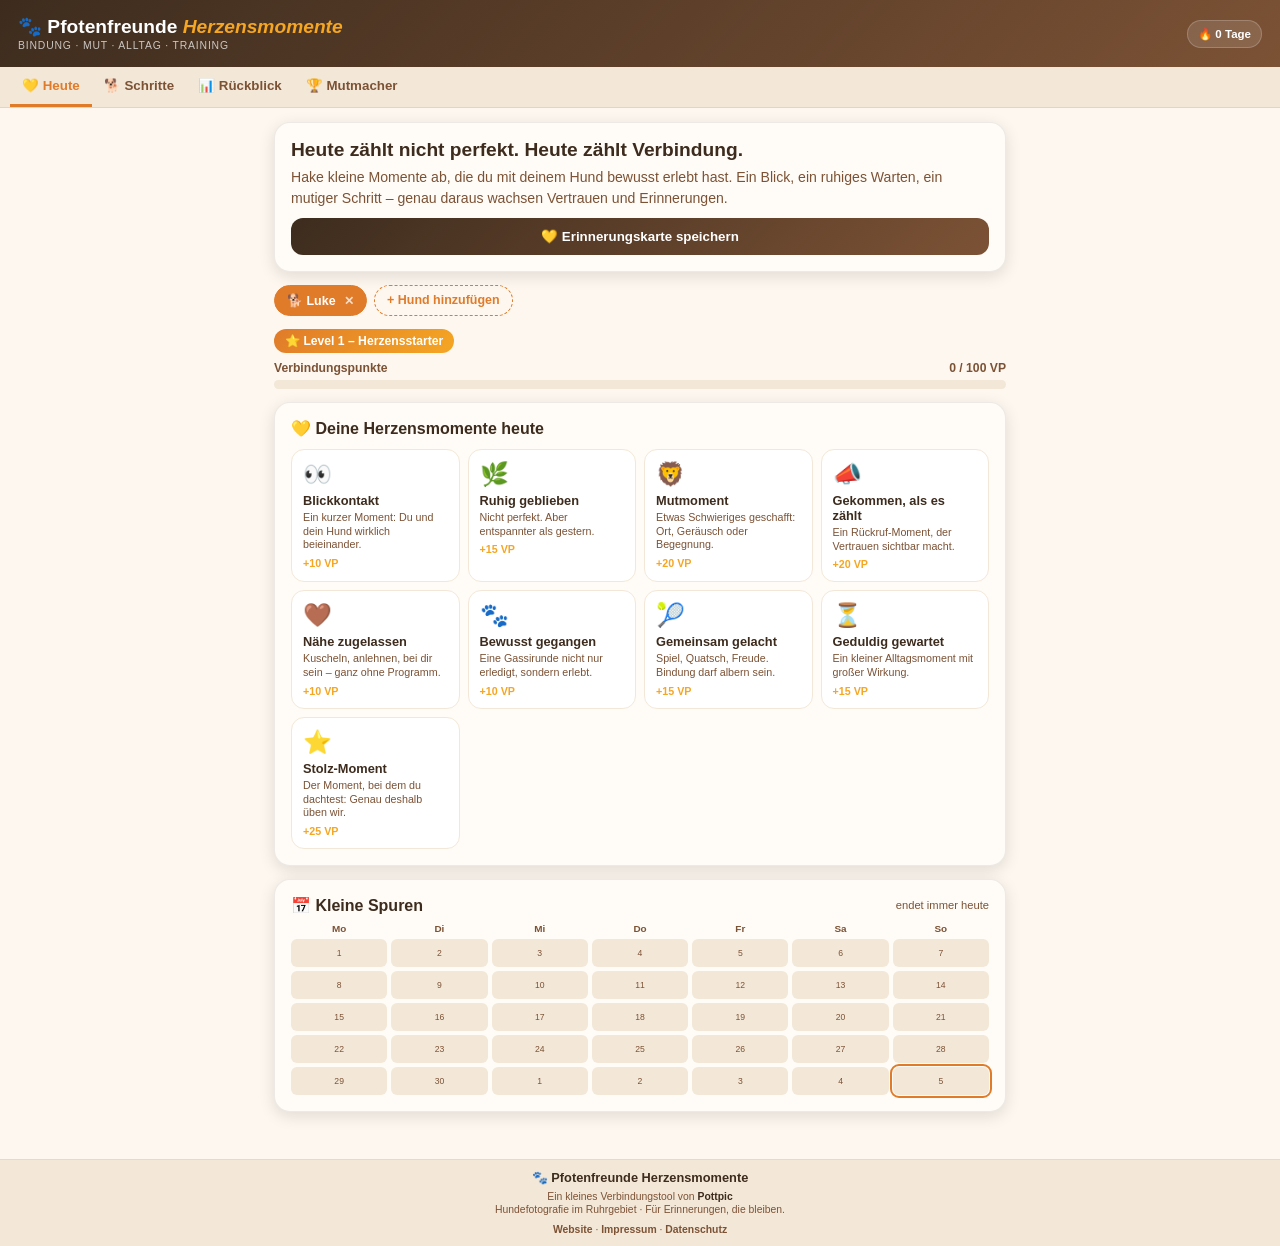
<file: index.html>
<!DOCTYPE html>
<html lang="de">
<head>
<meta charset="UTF-8">
<meta name="viewport" content="width=device-width, initial-scale=1.0">
<title>Pfotenfreunde – Herzensmoment-Tracker</title>
<style>
:root{--ink:#1a120b;--bark:#3d2c1e;--wood:#7c5235;--amber:#e07b2a;--gold:#f5a623;--sage:#6b8f71;--cream:#fdf7ef;--warm:#f3e8d8;--paper:#fffcf7;--shadow:rgba(26,18,11,.12);--r:16px}*{box-sizing:border-box;margin:0;padding:0}body{font-family:Arial,sans-serif;background:var(--cream);color:var(--ink);min-height:100vh}.site-header{background:linear-gradient(135deg,var(--bark),var(--wood));color:white;padding:16px 18px;display:flex;justify-content:space-between;align-items:center;gap:10px;position:sticky;top:0;z-index:10}.site-header h1{font-size:1.2rem;line-height:1.1}.site-header em{color:var(--gold);font-style:italic}.header-sub{font-size:.65rem;opacity:.72;text-transform:uppercase;letter-spacing:.08em;margin-top:3px}.streak-badge{background:rgba(255,255,255,.12);border:1px solid rgba(255,255,255,.2);border-radius:999px;padding:6px 10px;font-size:.72rem;font-weight:bold;white-space:nowrap}.tabs{display:flex;overflow-x:auto;background:var(--warm);border-bottom:1px solid rgba(0,0,0,.08);padding:0 10px}.tab-btn{border:none;background:none;padding:11px 12px;color:var(--wood);font-weight:bold;cursor:pointer;white-space:nowrap;border-bottom:3px solid transparent}.tab-btn.active{color:var(--amber);border-bottom-color:var(--amber)}.page{display:none;padding:14px;max-width:760px;margin:0 auto}.page.active{display:block}.hero,.card{background:var(--paper);border:1px solid rgba(0,0,0,.07);border-radius:var(--r);box-shadow:0 4px 16px var(--shadow);padding:16px;margin-bottom:13px}.hero h2{color:var(--bark);font-size:1.2rem;margin-bottom:6px}.hero p{color:var(--wood);line-height:1.45;font-size:.88rem}.card-title{color:var(--bark);font-size:1rem;font-weight:bold;margin-bottom:11px}.dog-bar{display:flex;gap:7px;flex-wrap:wrap;margin-bottom:13px}.dog-chip,.btn-add-dog{border-radius:999px;padding:7px 12px;font-size:.78rem;font-weight:bold;cursor:pointer}.dog-chip{background:white;border:1.5px solid var(--warm);color:var(--wood)}.dog-chip.active{background:var(--amber);border-color:var(--amber);color:white}.remove-dog{margin-left:5px;opacity:.75}.btn-add-dog{border:1.5px dashed var(--amber);color:var(--amber);background:transparent}.xp-bar-wrap{margin-bottom:13px}.level-badge{display:inline-block;background:linear-gradient(135deg,var(--amber),var(--gold));color:white;border-radius:999px;padding:5px 11px;font-size:.76rem;font-weight:bold;margin-bottom:8px}.xp-bar-header{display:flex;justify-content:space-between;color:var(--wood);font-size:.76rem;font-weight:bold;margin-bottom:5px}.xp-bar-bg{height:9px;border-radius:999px;background:var(--warm);overflow:hidden}.xp-bar-fill{height:100%;width:0%;background:linear-gradient(90deg,var(--amber),var(--gold));border-radius:999px;transition:.3s}.cat-grid{display:grid;grid-template-columns:repeat(auto-fill,minmax(140px,1fr));gap:8px}.cat-card{background:white;border:1.5px solid var(--warm);border-radius:13px;padding:11px;min-height:108px;cursor:pointer;position:relative}.cat-card.done{background:rgba(107,143,113,.08);border-color:var(--sage)}.cat-icon{font-size:1.45rem;margin-bottom:5px}.cat-name{color:var(--bark);font-weight:800;font-size:.8rem}.cat-desc{color:var(--wood);font-size:.67rem;line-height:1.28;margin-top:3px}.cat-count{color:var(--gold);font-size:.67rem;font-weight:800;margin-top:5px}.check-mark{display:none;position:absolute;top:8px;right:8px;width:19px;height:19px;background:var(--sage);color:white;border-radius:50%;align-items:center;justify-content:center;font-size:.68rem;font-weight:bold}.cat-card.done .check-mark{display:flex}.calendar-head{display:flex;align-items:center;justify-content:space-between;gap:8px;margin-bottom:8px}.calendar-note{color:var(--wood);font-size:.7rem}.heatmap-labels{display:grid;grid-template-columns:repeat(7,1fr);gap:4px;margin-bottom:5px}.heatmap-label{text-align:center;font-size:.62rem;color:var(--wood);font-weight:bold}.heatmap{display:grid;grid-template-columns:repeat(7,1fr);gap:4px}.heatmap-day{height:28px;border-radius:6px;background:var(--warm);display:flex;align-items:center;justify-content:center;font-size:.54rem;color:var(--wood);position:relative}.heat1{background:rgba(224,123,42,.25)}.heat2{background:rgba(224,123,42,.48)}.heat3{background:rgba(224,123,42,.72);color:white}.heat4{background:var(--amber);color:white}.today{outline:2px solid var(--amber);outline-offset:1px;animation:pulseToday 1.6s infinite}@keyframes pulseToday{0%{box-shadow:0 0 0 rgba(224,123,42,0)}50%{box-shadow:0 0 12px rgba(224,123,42,.45)}100%{box-shadow:0 0 0 rgba(224,123,42,0)}}.task-list{list-style:none;display:flex;flex-direction:column;gap:7px}.task-item{display:flex;align-items:center;gap:9px;background:white;border:1.5px solid var(--warm);border-radius:11px;padding:9px 10px;cursor:pointer}.task-item.done{opacity:.62}.task-item.done .task-label{text-decoration:line-through}.task-check{width:20px;height:20px;border:2px solid var(--warm);border-radius:6px;display:flex;align-items:center;justify-content:center;flex-shrink:0;font-size:.68rem}.task-item.done .task-check{background:var(--sage);border-color:var(--sage);color:white}.task-label{flex:1;font-size:.84rem}.task-xp{font-size:.68rem;color:var(--gold);font-weight:bold}.task-del{color:#aaa;padding:2px 4px}.add-task-row{display:flex;gap:7px;flex-wrap:wrap;margin-top:11px}.add-task-input{flex:1;min-width:145px;border:1.5px solid var(--warm);border-radius:9px;padding:9px 10px}.xp-select,.btn-add-task{border-radius:9px;padding:9px 10px}.xp-select{border:1.5px solid var(--warm);background:white}.btn-add-task{border:none;background:var(--amber);color:white;font-weight:bold}.save-btn{width:100%;margin-top:10px;padding:11px 14px;border:none;border-radius:12px;background:linear-gradient(135deg,var(--bark),var(--wood));color:white;font-weight:bold;cursor:pointer}.stats-row{display:grid;grid-template-columns:repeat(auto-fill,minmax(105px,1fr));gap:8px;margin-bottom:13px}.stat-tile{background:white;border:1.5px solid var(--warm);border-radius:13px;padding:12px;text-align:center}.stat-num{color:var(--amber);font-size:1.55rem;font-weight:bold}.stat-lbl{color:var(--wood);font-size:.63rem;font-weight:bold;text-transform:uppercase;letter-spacing:.05em}.achievements-grid{display:grid;grid-template-columns:repeat(auto-fill,minmax(125px,1fr));gap:8px}.ach-card{background:white;border:1.5px solid var(--warm);border-radius:13px;padding:12px;text-align:center}.ach-card.unlocked{border-color:var(--gold);background:rgba(245,166,35,.08)}.ach-icon{font-size:1.65rem;filter:grayscale(1) opacity(.35);margin-bottom:4px}.ach-card.unlocked .ach-icon{filter:none}.ach-name{color:var(--bark);font-size:.73rem;font-weight:bold}.ach-desc,.ach-lock{color:var(--wood);font-size:.64rem;margin-top:3px}.toast{position:fixed;bottom:18px;left:50%;transform:translateX(-50%) translateY(70px);background:var(--bark);color:white;padding:10px 15px;border-radius:999px;font-weight:bold;font-size:.78rem;opacity:0;transition:.25s;z-index:99}.toast.show{transform:translateX(-50%) translateY(0);opacity:1}.modal-bg{display:none;position:fixed;inset:0;background:rgba(0,0,0,.45);z-index:50;align-items:center;justify-content:center;padding:20px}.modal-bg.open{display:flex}.modal{background:var(--paper);border-radius:18px;padding:20px;max-width:330px;width:100%}.modal h3{margin-bottom:10px}.modal input{width:100%;padding:10px;border:1.5px solid var(--warm);border-radius:9px;margin-bottom:10px}.modal-btns{display:flex;justify-content:flex-end;gap:8px}.btn-cancel,.btn-confirm{padding:8px 13px;border-radius:9px;font-weight:bold}.btn-cancel{background:white;border:1.5px solid var(--warm);color:var(--wood)}.btn-confirm{background:var(--amber);color:white;border:none}.brand-footer{margin-top:20px;padding:10px 8px;text-align:center;background:#f3e8d8;border-top:1px solid rgba(0,0,0,.06);color:#7c5235;font-size:.65rem;line-height:1.3}.brand-footer strong{color:#3d2c1e}.brand-footer .brand-title{font-size:.8rem;font-weight:bold;color:#3d2c1e;margin-bottom:3px}.brand-footer a{color:#7c5235;font-weight:bold;text-decoration:none}.brand-footer .links{margin-top:6px}@media(max-width:520px){.site-header h1{font-size:1.02rem}.header-sub{font-size:.56rem}.streak-badge{font-size:.66rem}.cat-grid{grid-template-columns:repeat(2,1fr)}.heatmap-day{height:26px;font-size:.5rem}}
</style>
</head>
<body>
<header class="site-header"><div><h1>🐾 Pfotenfreunde <em>Herzensmomente</em></h1><div class="header-sub">Bindung · Mut · Alltag · Training</div></div><div class="streak-badge">🔥 <span id="streakNum">0</span> Tage</div></header>
<div class="tabs"><button class="tab-btn active" onclick="showTab('training',this)">💛 Heute</button><button class="tab-btn" onclick="showTab('tasks',this)">🐕 Schritte</button><button class="tab-btn" onclick="showTab('stats',this)">📊 Rückblick</button><button class="tab-btn" onclick="showTab('achievements',this)">🏆 Mutmacher</button></div>
<div class="page active" id="tab-training"><div class="hero"><h2>Heute zählt nicht perfekt. Heute zählt Verbindung.</h2><p>Hake kleine Momente ab, die du mit deinem Hund bewusst erlebt hast. Ein Blick, ein ruhiges Warten, ein mutiger Schritt – genau daraus wachsen Vertrauen und Erinnerungen.</p><button class="save-btn" onclick="saveMomentCard()">💛 Erinnerungskarte speichern</button></div><div class="dog-bar" id="dogBar"></div><div class="xp-bar-wrap"><div class="level-badge" id="levelBadge">⭐ Level 1 – Herzensstarter</div><div class="xp-bar-header"><span>Verbindungspunkte</span><span id="xpDisplay">0 / 100 VP</span></div><div class="xp-bar-bg"><div class="xp-bar-fill" id="xpFill"></div></div></div><div class="card"><div class="card-title">💛 Deine Herzensmomente heute</div><div class="cat-grid" id="catGrid"></div></div><div class="card"><div class="calendar-head"><div class="card-title" style="margin-bottom:0;">📅 Kleine Spuren</div><div class="calendar-note">endet immer heute</div></div><div class="heatmap-labels"><div class="heatmap-label">Mo</div><div class="heatmap-label">Di</div><div class="heatmap-label">Mi</div><div class="heatmap-label">Do</div><div class="heatmap-label">Fr</div><div class="heatmap-label">Sa</div><div class="heatmap-label">So</div></div><div class="heatmap" id="heatmap"></div></div></div>
<div class="page" id="tab-tasks"><div class="hero"><h2>Kleine Schritte sind auch Schritte.</h2><p>Hier sammelst du Mini-Aufgaben, die euch im Alltag näher zusammenbringen. Nicht für Druck. Für Dranbleiben.</p></div><div class="dog-bar" id="dogBar2"></div><div class="card"><div class="card-title">🌞 Tägliche Verbindung</div><ul class="task-list" id="dailyList"></ul><div class="add-task-row"><input class="add-task-input" id="dailyInput" placeholder="z. B. 3 Minuten bewusst kuscheln…" onkeydown="if(event.key==='Enter')addTask('daily')"><select class="xp-select" id="dailyXp"><option value="5">+5 VP</option><option value="10" selected>+10 VP</option><option value="20">+20 VP</option></select><button class="btn-add-task" onclick="addTask('daily')">+ Hinzufügen</button></div></div><div class="card"><div class="card-title">📌 Besondere Momente</div><ul class="task-list" id="extraList"></ul><div class="add-task-row"><input class="add-task-input" id="extraInput" placeholder="z. B. neuen Ort entspannt erkundet…" onkeydown="if(event.key==='Enter')addTask('extra')"><select class="xp-select" id="extraXp"><option value="5">+5 VP</option><option value="10" selected>+10 VP</option><option value="20">+20 VP</option><option value="50">+50 VP</option></select><button class="btn-add-task" onclick="addTask('extra')">+ Hinzufügen</button></div></div></div>
<div class="page" id="tab-stats"><div class="stats-row" id="statsRow"></div><div class="card"><div class="card-title">📊 Welche Verbindung wächst gerade?</div><div id="catStats"></div></div><div class="card"><div class="card-title">📅 Deine letzten 7 Tage</div><div id="weekStats"></div></div></div>
<div class="page" id="tab-achievements"><div class="hero"><h2>Mutmacher statt Medaillenstress.</h2><p>Diese Erfolge erinnern dich daran: Ihr müsst nicht perfekt funktionieren. Ihr dürft zusammen wachsen.</p></div><div class="card"><div class="card-title">🏆 Eure kleinen Siege</div><div class="achievements-grid" id="achGrid"></div></div></div>
<div class="modal-bg" id="modalBg"><div class="modal"><h3>🐕 Hund hinzufügen</h3><input type="text" id="dogNameInput" placeholder="Name deines Hundes…" maxlength="20" onkeydown="if(event.key==='Enter')confirmAddDog()"><div class="modal-btns"><button class="btn-cancel" onclick="closeModal()">Abbrechen</button><button class="btn-confirm" onclick="confirmAddDog()">Hinzufügen</button></div></div></div><div class="toast" id="toast"></div>
<footer class="brand-footer"><div class="brand-title">🐾 Pfotenfreunde Herzensmomente</div><div>Ein kleines Verbindungstool von <strong>Pottpic</strong></div><div>Hundefotografie im Ruhrgebiet · Für Erinnerungen, die bleiben.</div><div class="links"><a href="https://www.pottpic.de" target="_blank">Website</a> · <a href="https://www.pottpic.de/about/" target="_blank">Impressum</a> · <a href="https://www.pottpic.de/j/privacy" target="_blank">Datenschutz</a></div></footer>
<script>
const CATEGORIES=[{id:'blick',name:'Blickkontakt',icon:'👀',color:'#e07b2a',xp:10,desc:'Ein kurzer Moment: Du und dein Hund wirklich beieinander.'},{id:'ruhe',name:'Ruhig geblieben',icon:'🌿',color:'#6b8f71',xp:15,desc:'Nicht perfekt. Aber entspannter als gestern.'},{id:'mut',name:'Mutmoment',icon:'🦁',color:'#c96b6b',xp:20,desc:'Etwas Schwieriges geschafft: Ort, Geräusch oder Begegnung.'},{id:'ruf',name:'Gekommen, als es zählt',icon:'📣',color:'#e74c3c',xp:20,desc:'Ein Rückruf-Moment, der Vertrauen sichtbar macht.'},{id:'naehe',name:'Nähe zugelassen',icon:'🤎',color:'#7c5235',xp:10,desc:'Kuscheln, anlehnen, bei dir sein – ganz ohne Programm.'},{id:'spazier',name:'Bewusst gegangen',icon:'🐾',color:'#4a6741',xp:10,desc:'Eine Gassirunde nicht nur erledigt, sondern erlebt.'},{id:'spiel',name:'Gemeinsam gelacht',icon:'🎾',color:'#f5a623',xp:15,desc:'Spiel, Quatsch, Freude. Bindung darf albern sein.'},{id:'warten',name:'Geduldig gewartet',icon:'⏳',color:'#6d91b8',xp:15,desc:'Ein kleiner Alltagsmoment mit großer Wirkung.'},{id:'stolz',name:'Stolz-Moment',icon:'⭐',color:'#9b59b6',xp:25,desc:'Der Moment, bei dem du dachtest: Genau deshalb üben wir.'}];
const LEVELS=[{lvl:1,name:'Herzensstarter',min:0},{lvl:2,name:'Vertrauensbauer',min:100},{lvl:3,name:'Alltagsheld',min:250},{lvl:4,name:'Bindungsprofi',min:500},{lvl:5,name:'Pfotenfreund-Star',min:1000}];
const ACHIEVEMENTS=[{id:'first_train',icon:'🌟',name:'Erster Herzensmoment',desc:'Den ersten Moment bewusst gesammelt',cond:s=>s.totalSessions>=1},{id:'streak3',icon:'🔥',name:'3 Tage verbunden',desc:'3 Tage in Folge kleine Schritte gemacht',cond:s=>s.streak>=3},{id:'streak7',icon:'🏅',name:'Eine Woche Teamgefühl',desc:'7 Tage drangeblieben',cond:s=>s.streak>=7},{id:'xp100',icon:'💛',name:'100 Verbindungspunkte',desc:'100 VP gesammelt',cond:s=>s.xp>=100},{id:'xp500',icon:'🌠',name:'500 Verbindungspunkte',desc:'500 VP gesammelt',cond:s=>s.xp>=500},{id:'allcats',icon:'🎓',name:'Rundum verbunden',desc:'Alle Herzensmomente einmal erlebt',cond:s=>s.catsUsed>=CATEGORIES.length},{id:'tasks10',icon:'✅',name:'Kleinschritt-König:in',desc:'10 Aufgaben abgehakt',cond:s=>s.tasksDone>=10},{id:'dog2',icon:'🐕‍🦺',name:'Mehrpfoten-Haushalt',desc:'2 Hunde angelegt',cond:s=>s.dogs>=2}];
function loadState(){try{return JSON.parse(localStorage.getItem('pfotenHerzensTrackerFinal')||'null')}catch(e){return null}}function saveState(){localStorage.setItem('pfotenHerzensTrackerFinal',JSON.stringify(state))}let state=loadState()||{dogs:['Luke'],activeDog:'Luke',data:{'Luke':{xp:0,streak:0,lastActiveDate:null,totalSessions:0,tasksDone:0,catsUsed:0,unlockedAch:[],trainLog:{},tasks:{daily:[{id:1,label:'Einen Moment bewusst anschauen',xp:10,done:false},{id:2,label:'Eine kleine Sache loben',xp:10,done:false},{id:3,label:'Eine Gassirunde ohne Handy-Hektik erleben',xp:20,done:false}],extra:[]},lastDailyReset:null}}};
function dog(){return state.data[state.activeDog]}function today(){const d=new Date();return `${d.getFullYear()}-${String(d.getMonth()+1).padStart(2,'0')}-${String(d.getDate()).padStart(2,'0')}`}function safe(s){return String(s).replace(/[&<>"']/g,m=>({'&':'&amp;','<':'&lt;','>':'&gt;','"':'&quot;',"'":'&#039;'}[m]))}function showToast(msg){const t=document.getElementById('toast');t.innerHTML=msg;t.classList.add('show');setTimeout(()=>t.classList.remove('show'),2200)}function showTab(id,btn){document.querySelectorAll('.page').forEach(p=>p.classList.remove('active'));document.querySelectorAll('.tab-btn').forEach(b=>b.classList.remove('active'));document.getElementById('tab-'+id).classList.add('active');btn.classList.add('active');renderAll()}function openAddDog(){document.getElementById('dogNameInput').value='';document.getElementById('modalBg').classList.add('open');setTimeout(()=>document.getElementById('dogNameInput').focus(),100)}function closeModal(){document.getElementById('modalBg').classList.remove('open')}function confirmAddDog(){const name=document.getElementById('dogNameInput').value.trim();if(!name)return;if(state.dogs.includes(name)){showToast('❗ Hund ist schon dabei');return}state.dogs.push(name);state.data[name]={xp:0,streak:0,lastActiveDate:null,totalSessions:0,tasksDone:0,catsUsed:0,unlockedAch:[],trainLog:{},tasks:{daily:[],extra:[]},lastDailyReset:null};state.activeDog=name;saveState();closeModal();renderAll();showToast('🐕 '+safe(name)+' ist jetzt dabei!')}function selectDog(name){state.activeDog=name;saveState();renderAll()}function removeDog(name,e){e.stopPropagation();if(state.dogs.length===1){showToast('❗ Einer muss bleiben');return}state.dogs=state.dogs.filter(d=>d!==name);delete state.data[name];if(state.activeDog===name)state.activeDog=state.dogs[0];saveState();renderAll()}
function renderDogBars(){['dogBar','dogBar2'].forEach(bid=>{const bar=document.getElementById(bid);if(!bar)return;bar.innerHTML=state.dogs.map(d=>`<div class="dog-chip ${d===state.activeDog?'active':''}" onclick="selectDog('${safe(d)}')">🐕 ${safe(d)} <span class="remove-dog" onclick="removeDog('${safe(d)}',event)">✕</span></div>`).join('')+`<button class="btn-add-dog" onclick="openAddDog()">+ Hund hinzufügen</button>`})}function markActiveDay(){const d=dog(),td=today();if(d.lastActiveDate===td)return;const y=new Date();y.setDate(y.getDate()-1);const yStr=`${y.getFullYear()}-${String(y.getMonth()+1).padStart(2,'0')}-${String(y.getDate()).padStart(2,'0')}`;d.streak=(d.lastActiveDate===yStr)?d.streak+1:1;d.lastActiveDate=td;saveState()}function getLevel(xp){let lv=LEVELS[0];for(const l of LEVELS){if(xp>=l.min)lv=l}return lv}function getNextLevel(xp){for(const l of LEVELS){if(l.min>xp)return l}return null}function renderXP(){const d=dog(),lv=getLevel(d.xp),next=getNextLevel(d.xp);document.getElementById('levelBadge').textContent=`⭐ Level ${lv.lvl} – ${lv.name}`;if(next){const pct=((d.xp-lv.min)/(next.min-lv.min)*100).toFixed(1);document.getElementById('xpDisplay').textContent=`${d.xp} / ${next.min} VP`;document.getElementById('xpFill').style.width=pct+'%'}else{document.getElementById('xpDisplay').textContent=`${d.xp} VP – MAX!`;document.getElementById('xpFill').style.width='100%'}}function checkDailyReset(){const d=dog(),td=today();if(d.lastDailyReset===td)return;if(!d.tasks)d.tasks={daily:[],extra:[]};if(!d.tasks.daily)d.tasks.daily=[];if(!d.tasks.extra)d.tasks.extra=[];d.tasks.daily.forEach(t=>t.done=false);d.lastDailyReset=td;if(!d.trainLog[td])d.trainLog[td]=[];saveState()}
function renderCategories(){const d=dog(),td=today(),todayLog=d.trainLog[td]||[];document.getElementById('catGrid').innerHTML=CATEGORIES.map(c=>{const done=todayLog.includes(c.id);return `<div class="cat-card ${done?'done':''}" onclick="toggleCat('${c.id}')"><div class="check-mark">✓</div><div class="cat-icon">${c.icon}</div><div class="cat-name">${c.name}</div><div class="cat-desc">${c.desc}</div><div class="cat-count">+${c.xp} VP</div></div>`}).join('')}function toggleCat(id){const d=dog(),td=today();if(!d.trainLog[td])d.trainLog[td]=[];const log=d.trainLog[td],cat=CATEGORIES.find(c=>c.id===id);if(log.includes(id)){d.trainLog[td]=log.filter(x=>x!==id);d.xp=Math.max(0,d.xp-cat.xp);showToast(`❌ ${cat.name} zurückgenommen`)}else{log.push(id);d.xp+=cat.xp;d.totalSessions++;d.catsUsed=new Set(Object.values(d.trainLog).flat()).size;markActiveDay();showToast(`💛 ${cat.name} – +${cat.xp} VP`)}checkAchievements();saveState();renderAll()}function renderHeatmap(){const d=dog(),hm=document.getElementById('heatmap'),totalCells=35,now=new Date(),start=new Date(now);start.setDate(now.getDate()-(totalCells-1));let html='';for(let i=0;i<totalCells;i++){const dt=new Date(start);dt.setDate(start.getDate()+i);const key=`${dt.getFullYear()}-${String(dt.getMonth()+1).padStart(2,'0')}-${String(dt.getDate()).padStart(2,'0')}`;const count=(d.trainLog[key]||[]).length;const heat=count===0?'':count===1?'heat1':count<=3?'heat2':count<=5?'heat3':'heat4';html+=`<div class="heatmap-day ${heat} ${key===today()?'today':''}" title="${key}: ${count} Herzensmomente">${dt.getDate()}</div>`}hm.innerHTML=html}
function addTask(type){const input=document.getElementById(type==='daily'?'dailyInput':'extraInput'),xpEl=document.getElementById(type==='daily'?'dailyXp':'extraXp'),label=input.value.trim();if(!label)return;dog().tasks[type].push({id:Date.now(),label,xp:parseInt(xpEl.value),done:false});input.value='';saveState();renderTasks()}function toggleTask(type,id){const d=dog(),t=d.tasks[type].find(x=>x.id===id);if(!t)return;t.done=!t.done;if(t.done){d.xp+=t.xp;d.tasksDone++;markActiveDay();showToast(`💛 +${t.xp} VP`);checkAchievements()}else{d.xp=Math.max(0,d.xp-t.xp)}saveState();renderAll()}function deleteTask(type,id,e){e.stopPropagation();dog().tasks[type]=dog().tasks[type].filter(t=>t.id!==id);saveState();renderTasks()}function renderTasks(){['daily','extra'].forEach(type=>{const list=document.getElementById(type+'List'),tasks=dog().tasks[type];if(!tasks.length){list.innerHTML=`<li style="font-size:.82rem;color:#7c5235;padding:10px;text-align:center;opacity:.65">Noch leer – trag einen kleinen Moment ein.</li>`;return}list.innerHTML=tasks.map(t=>`<li class="task-item ${t.done?'done':''}" onclick="toggleTask('${type}',${t.id})"><div class="task-check">${t.done?'✓':''}</div><span class="task-label">${safe(t.label)}</span><span class="task-xp">+${t.xp} VP</span><span class="task-del" onclick="deleteTask('${type}',${t.id},event)">🗑</span></li>`).join('')})}
function renderStats(){const d=dog(),allLogs=Object.values(d.trainLog).flat();document.getElementById('statsRow').innerHTML=[{num:d.xp,lbl:'Verbindungspunkte'},{num:d.streak,lbl:'Tage verbunden'},{num:d.totalSessions,lbl:'Momente'},{num:d.tasksDone,lbl:'Schritte'},{num:Object.keys(d.trainLog).filter(k=>(d.trainLog[k]||[]).length>0).length,lbl:'Aktive Tage'}].map(s=>`<div class="stat-tile"><div class="stat-num">${s.num}</div><div class="stat-lbl">${s.lbl}</div></div>`).join('');document.getElementById('catStats').innerHTML=CATEGORIES.map(c=>{const cnt=allLogs.filter(x=>x===c.id).length,pct=allLogs.length?(cnt/allLogs.length*100).toFixed(0):0;return `<div style="display:flex;align-items:center;gap:9px;margin-bottom:9px"><span style="font-size:1.15rem;width:24px;text-align:center">${c.icon}</span><div style="flex:1"><div style="display:flex;justify-content:space-between;font-size:.78rem;font-weight:700;color:#3d2c1e;margin-bottom:3px"><span>${c.name}</span><span>${cnt}×</span></div><div style="height:7px;background:#f3e8d8;border-radius:999px;overflow:hidden"><div style="height:100%;width:${pct}%;background:${c.color};border-radius:999px"></div></div></div></div>`}).join('');const days7=[],names=['Mo','Di','Mi','Do','Fr','Sa','So'];for(let i=6;i>=0;i--){const dt=new Date();dt.setDate(dt.getDate()-i);const key=`${dt.getFullYear()}-${String(dt.getMonth()+1).padStart(2,'0')}-${String(dt.getDate()).padStart(2,'0')}`;days7.push({label:names[(dt.getDay()+6)%7],cnt:(d.trainLog[key]||[]).length})}const max=Math.max(...days7.map(x=>x.cnt),1);document.getElementById('weekStats').innerHTML=`<div style="display:flex;gap:8px;align-items:flex-end;height:82px;margin-top:8px">`+days7.map(x=>`<div style="flex:1;display:flex;flex-direction:column;align-items:center;gap:4px"><div style="flex:1;width:100%;display:flex;align-items:flex-end"><div style="width:100%;height:${Math.max(x.cnt/max*100,3)}%;background:#e07b2a;border-radius:6px 6px 0 0;min-height:${x.cnt?'8px':'3px'};opacity:${x.cnt?1:.25}"></div></div><div style="font-size:.68rem;font-weight:700;color:#7c5235">${x.label}</div></div>`).join('')+`</div>`}
function checkAchievements(){const d=dog(),stats={xp:d.xp,streak:d.streak,totalSessions:d.totalSessions,tasksDone:d.tasksDone,catsUsed:d.catsUsed,dogs:state.dogs.length};ACHIEVEMENTS.forEach(a=>{if(!d.unlockedAch.includes(a.id)&&a.cond(stats)){d.unlockedAch.push(a.id);showToast(`🏆 ${a.name}`)}})}function renderAchievements(){const d=dog();document.getElementById('achGrid').innerHTML=ACHIEVEMENTS.map(a=>{const unlocked=d.unlockedAch.includes(a.id);return `<div class="ach-card ${unlocked?'unlocked':''}"><div class="ach-icon">${a.icon}</div><div class="ach-name">${a.name}</div><div class="ach-desc">${a.desc}</div>${!unlocked?`<div class="ach-lock">🔒 Noch nicht</div>`:''}</div>`}).join('')}
function saveMomentCard(){const d=dog();const canvas=document.createElement('canvas');canvas.width=1080;canvas.height=1350;const ctx=canvas.getContext('2d');ctx.fillStyle='#fdf7ef';ctx.fillRect(0,0,canvas.width,canvas.height);ctx.fillStyle='#f3e8d8';roundRect(ctx,70,70,940,1210,42);ctx.fill();ctx.fillStyle='#3d2c1e';ctx.textAlign='center';ctx.font='bold 58px Arial';ctx.fillText('🐾 Herzensmoment',540,175);ctx.font='bold 52px Arial';ctx.fillText(state.activeDog,540,270);ctx.font='96px Arial';ctx.fillText('💛',540,400);ctx.fillStyle='#7c5235';ctx.font='36px Arial';ctx.fillText('Heute zählt nicht perfekt.',540,515);ctx.fillText('Heute zählt Verbindung.',540,570);ctx.font='32px Arial';ctx.fillText('🔥 '+d.streak+' Tage verbunden',540,720);ctx.fillText('⭐ '+d.xp+' Verbindungspunkte',540,775);ctx.fillText('📅 '+new Date().toLocaleDateString('de-DE'),540,830);const todayLog=d.trainLog[today()]||[];const names=todayLog.map(id=>{const c=CATEGORIES.find(x=>x.id===id);return c?c.name:''}).filter(Boolean).slice(0,4);ctx.fillStyle='#3d2c1e';ctx.font='bold 30px Arial';ctx.fillText('Heute bewusst erlebt:',540,930);ctx.fillStyle='#7c5235';ctx.font='28px Arial';if(names.length){names.forEach((n,i)=>ctx.fillText('• '+n,540,985+(i*40)))}else{ctx.fillText('Noch kein Moment abgehakt – aber du kannst jederzeit starten.',540,985)}ctx.fillStyle='#e07b2a';ctx.font='bold 34px Arial';ctx.fillText('Pottpic',540,1165);ctx.fillStyle='#7c5235';ctx.font='25px Arial';ctx.fillText('Hundefotografie im Ruhrgebiet',540,1205);ctx.fillText('Für Erinnerungen, die bleiben.',540,1240);const link=document.createElement('a');link.download='herzensmoment-'+state.activeDog+'.png';link.href=canvas.toDataURL('image/png');link.click();showToast('💛 Erinnerungskarte gespeichert')}
function roundRect(ctx,x,y,w,h,r){ctx.beginPath();ctx.moveTo(x+r,y);ctx.lineTo(x+w-r,y);ctx.quadraticCurveTo(x+w,y,x+w,y+r);ctx.lineTo(x+w,y+h-r);ctx.quadraticCurveTo(x+w,y+h,x+w-r,y+h);ctx.lineTo(x+r,y+h);ctx.quadraticCurveTo(x,y+h,x,y+h-r);ctx.lineTo(x,y+r);ctx.quadraticCurveTo(x,y,x+r,y);ctx.closePath()}function renderAll(){checkDailyReset();renderDogBars();renderCategories();renderXP();renderHeatmap();renderTasks();renderStats();renderAchievements();document.getElementById('streakNum').textContent=dog().streak}renderAll();setInterval(renderAll,60000);
</script>
</body>
</html>
</file>
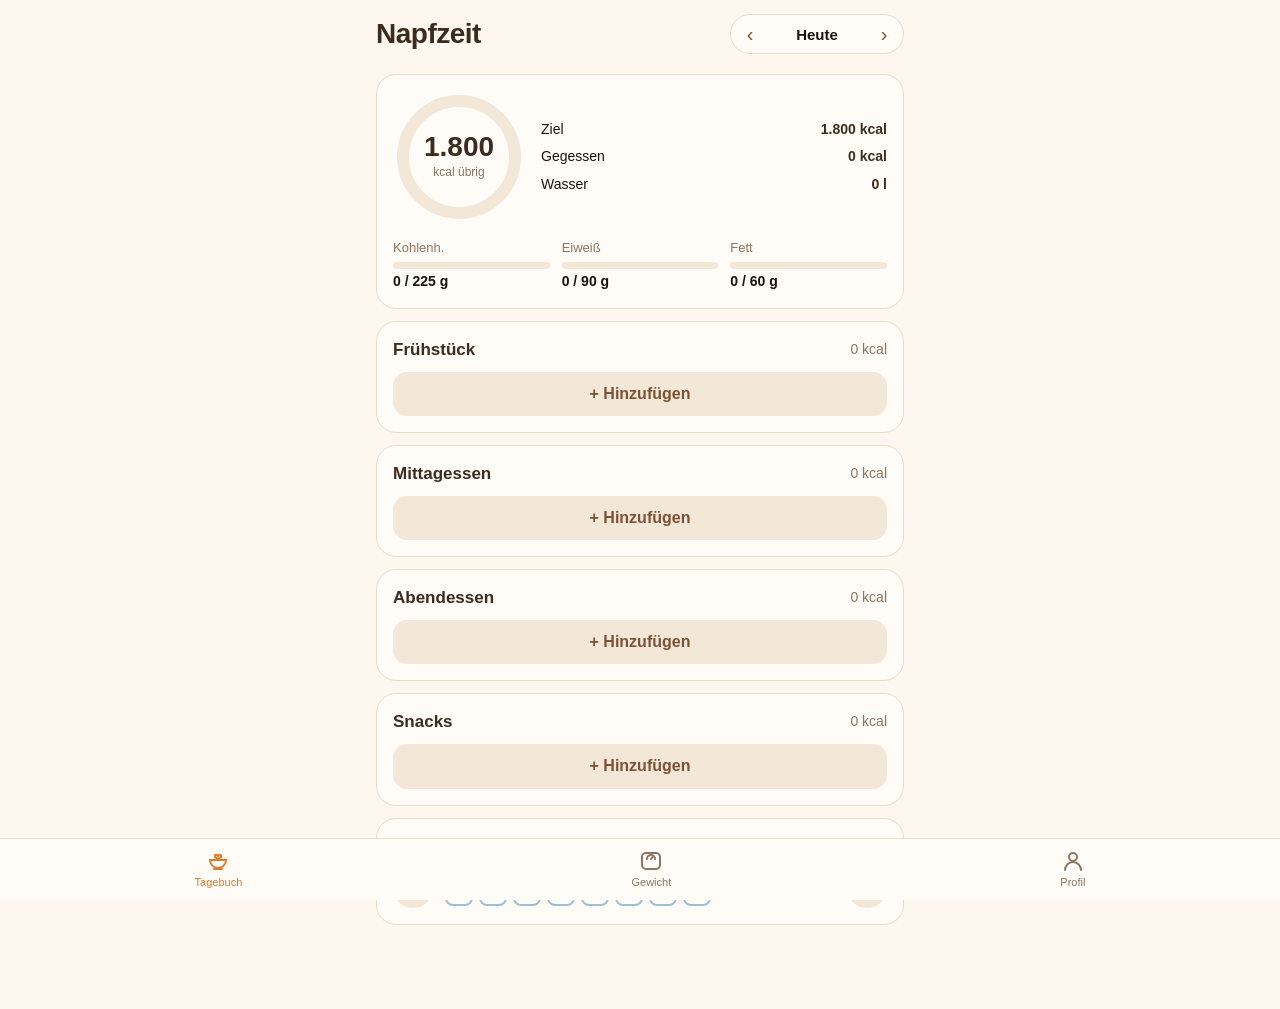
<file: napfzeit/index.html>
<!doctype html>
<html lang="de">
<head>
<meta charset="utf-8">
<meta name="viewport" content="width=device-width, initial-scale=1, viewport-fit=cover, maximum-scale=1">
<title>Napfzeit</title>
<meta name="description" content="Monis Kalorien-, Gewichts- und Wasser-Tracker">
<meta name="theme-color" content="#e07b2a">
<meta name="apple-mobile-web-app-capable" content="yes">
<meta name="mobile-web-app-capable" content="yes">
<meta name="apple-mobile-web-app-status-bar-style" content="default">
<meta name="apple-mobile-web-app-title" content="Napfzeit">
<link rel="apple-touch-icon" href="icons/icon-180.png">
<link rel="icon" href="icons/icon-192.png">
<link rel="manifest" href="manifest.webmanifest">
<style>
:root{
  --ink:#1a120b; --bark:#3d2c1e; --wood:#7c5235; --amber:#e07b2a; --gold:#f5a623;
  --sage:#6b8f71; --sky:#4a90b8; --rose:#c8553d;
  --cream:#fdf7ef; --warm:#f3e8d8; --paper:#fffcf7; --line:#eadcc8; --muted:#8a7562;
  --carb:#f5a623; --prot:#6b8f71; --fat:#c8553d;
  --safe-b:env(safe-area-inset-bottom,0px); --safe-t:env(safe-area-inset-top,0px);
}
@media (prefers-color-scheme: dark){
  :root{
    --ink:#f6ece0; --bark:#e9dccb; --wood:#cfae8e; --muted:#a99583;
    --cream:#17110c; --warm:#2a2018; --paper:#211912; --line:#3a2d22;
  }
}
*{box-sizing:border-box;-webkit-tap-highlight-color:transparent}
html,body{margin:0;background:var(--cream);color:var(--ink);
  font:16px/1.4 -apple-system,BlinkMacSystemFont,"SF Pro Text","Segoe UI",Roboto,sans-serif;
  -webkit-text-size-adjust:100%}
body{padding-top:var(--safe-t);padding-bottom:calc(72px + var(--safe-b));min-height:100vh}
button,input,select{font:inherit;color:inherit}
button{cursor:pointer;border:0;background:none}
h1,h2,h3{margin:0;color:var(--bark)}
.wrap{max-width:560px;margin:0 auto;padding:0 16px}
.hide{display:none!important}

/* Kopf */
.top{display:flex;align-items:center;justify-content:space-between;padding:14px 0 8px}
.top h1{font-size:28px;letter-spacing:-.5px}
.datenav{display:flex;align-items:center;gap:4px;background:var(--paper);border:1px solid var(--line);border-radius:999px;padding:2px}
.datenav button{width:34px;height:34px;border-radius:50%;font-size:20px;color:var(--wood)}
.datenav span{min-width:92px;text-align:center;font-weight:600;font-size:15px}

/* Karten */
.card{background:var(--paper);border:1px solid var(--line);border-radius:20px;padding:16px;margin:12px 0}
.muted{color:var(--muted);font-size:14px}

/* Übersicht */
.summary{display:flex;align-items:center;gap:16px}
.ring{position:relative;width:132px;height:132px;flex:none}
.ring svg{transform:rotate(-90deg)}
.ring .mid{position:absolute;inset:0;display:flex;flex-direction:column;align-items:center;justify-content:center;text-align:center}
.ring .big{font-size:28px;font-weight:700;color:var(--bark);line-height:1}
.ring .lbl{font-size:12px;color:var(--muted);margin-top:3px}
.sumside{flex:1;display:grid;gap:8px}
.kv{display:flex;justify-content:space-between;font-size:14px}
.kv b{color:var(--bark)}
.macros{display:grid;grid-template-columns:repeat(3,1fr);gap:12px;margin-top:16px}
.macro .n{font-size:13px;color:var(--muted)}
.macro .v{font-size:14px;font-weight:600}
.bar{height:7px;border-radius:9px;background:var(--warm);overflow:hidden;margin:5px 0 3px}
.bar i{display:block;height:100%;border-radius:9px;transition:width .3s}

/* Mahlzeiten */
.meal h3{font-size:17px;display:flex;justify-content:space-between;align-items:center}
.meal h3 small{font-weight:500;color:var(--muted);font-size:14px}
.entry{display:flex;align-items:center;gap:10px;padding:10px 0;border-top:1px solid var(--line)}
.entry:first-of-type{margin-top:8px}
.entry .t{flex:1;min-width:0}
.entry .t div{white-space:nowrap;overflow:hidden;text-overflow:ellipsis}
.entry .t small{color:var(--muted);font-size:13px}
.entry .k{font-weight:600;font-size:15px;white-space:nowrap}
.del{width:30px;height:30px;border-radius:50%;color:var(--muted);font-size:18px}
.addbtn{margin-top:10px;width:100%;padding:11px;border-radius:14px;background:var(--warm);color:var(--wood);font-weight:600}

/* Wasser */
.water{display:flex;align-items:center;gap:12px}
.glasses{display:flex;flex-wrap:wrap;gap:6px;flex:1}
.glass{width:28px;height:36px;border:2px solid var(--sky);border-radius:4px 4px 8px 8px;position:relative;overflow:hidden;opacity:.55}
.glass.full{opacity:1}
.glass.full::after{content:"";position:absolute;left:0;right:0;bottom:0;height:75%;background:var(--sky);opacity:.8}
.round{width:40px;height:40px;border-radius:50%;background:var(--warm);font-size:22px;font-weight:600;color:var(--sky);flex:none}

/* Formulare */
label.f{display:block;margin:10px 0}
label.f span{display:block;font-size:13px;color:var(--muted);margin-bottom:4px}
input[type=text],input[type=number],input[type=search],input[type=date],select{
  width:100%;padding:12px 14px;border-radius:14px;border:1px solid var(--line);background:var(--cream);font-size:16px;appearance:none;-webkit-appearance:none}
.row{display:flex;gap:10px}
.row>*{flex:1}
.btn{display:block;width:100%;padding:14px;border-radius:16px;background:var(--amber);color:#fff;font-weight:700;font-size:16px;margin-top:12px}
.btn.ghost{background:var(--warm);color:var(--wood)}
.seg{display:flex;background:var(--warm);border-radius:12px;padding:3px;gap:3px}
.seg button{flex:1;padding:8px 4px;border-radius:9px;font-size:14px;color:var(--wood)}
.seg button.on{background:var(--paper);color:var(--bark);font-weight:600;box-shadow:0 1px 3px rgba(0,0,0,.08)}

/* Tabbar */
nav.tabs{position:fixed;left:0;right:0;bottom:0;background:var(--paper);border-top:1px solid var(--line);
  display:flex;justify-content:space-around;padding:6px 0 calc(6px + var(--safe-b));z-index:10}
nav.tabs button{display:flex;flex-direction:column;align-items:center;gap:2px;font-size:11px;color:var(--muted);padding:4px 18px}
nav.tabs button svg{width:24px;height:24px}
nav.tabs button.on{color:var(--amber)}

/* Sheet */
.sheetbg{position:fixed;inset:0;background:rgba(20,12,5,.45);z-index:20;opacity:0;pointer-events:none;transition:opacity .2s}
.sheetbg.open{opacity:1;pointer-events:auto}
.sheet{position:fixed;left:0;right:0;bottom:0;max-width:600px;margin:0 auto;height:calc(100% - 40px - var(--safe-t));
  background:var(--cream);border-radius:22px 22px 0 0;z-index:21;transform:translateY(105%);transition:transform .28s cubic-bezier(.2,.8,.2,1);
  display:flex;flex-direction:column;visibility:hidden}
.sheet.open{transform:none;visibility:visible}
.sheet .sh{display:flex;align-items:center;justify-content:space-between;padding:14px 16px 8px}
.sheet .sh h2{font-size:19px}
.sheet .x{width:34px;height:34px;border-radius:50%;background:var(--warm);font-size:18px;color:var(--wood)}
.sheet .sb{flex:1;overflow-y:auto;padding:0 16px calc(24px + var(--safe-b));-webkit-overflow-scrolling:touch}
.search{display:flex;gap:8px;margin:6px 0 10px}
.search input{flex:1}
.scan{width:48px;flex:none;border-radius:14px;background:var(--amber);color:#fff;display:flex;align-items:center;justify-content:center}
.food{display:flex;align-items:center;gap:10px;padding:12px 4px;border-bottom:1px solid var(--line);width:100%;text-align:left}
.food .t{flex:1;min-width:0}
.food .t div{font-weight:500;white-space:nowrap;overflow:hidden;text-overflow:ellipsis}
.food .t small{color:var(--muted);font-size:13px}
.food .k{font-size:14px;color:var(--wood);white-space:nowrap}
.food .plus{width:30px;height:30px;border-radius:50%;background:var(--warm);color:var(--amber);font-size:20px;font-weight:700;display:flex;align-items:center;justify-content:center;flex:none}
.empty{text-align:center;color:var(--muted);padding:28px 10px;font-size:15px}
.chips{display:flex;gap:8px;flex-wrap:wrap;margin:8px 0}
.chip{padding:7px 12px;border-radius:999px;background:var(--warm);color:var(--wood);font-size:14px}
.chip.on{background:var(--amber);color:#fff}
.nutri{display:grid;grid-template-columns:repeat(4,1fr);gap:8px;text-align:center;margin:12px 0}
.nutri div{background:var(--paper);border:1px solid var(--line);border-radius:14px;padding:10px 4px}
.nutri b{display:block;font-size:18px;color:var(--bark)}
.nutri small{font-size:12px;color:var(--muted)}

/* Scanner */
.scanner{position:fixed;inset:0;background:#000;z-index:40;display:flex;flex-direction:column}
.scanner video{flex:1;width:100%;object-fit:cover}
.scanner .frame{position:absolute;left:12%;right:12%;top:38%;height:22%;border:3px solid var(--gold);border-radius:16px;box-shadow:0 0 0 9999px rgba(0,0,0,.35)}
.scanner .bar2{position:absolute;left:0;right:0;bottom:0;padding:16px 16px calc(16px + var(--safe-b));text-align:center;color:#fff}
.scanner .bar2 button{margin-top:10px;padding:12px 28px;border-radius:999px;background:rgba(255,255,255,.18);color:#fff;font-weight:600}

/* Gewicht */
.chart{width:100%;height:190px;display:block}
.wlist .entry:first-of-type{margin-top:4px}
.toast{position:fixed;left:50%;bottom:calc(86px + var(--safe-b));transform:translateX(-50%) translateY(20px);background:var(--bark);color:var(--cream);
  padding:10px 18px;border-radius:999px;font-size:14px;opacity:0;transition:.25s;z-index:50;pointer-events:none;white-space:nowrap}
.toast.show{opacity:1;transform:translateX(-50%)}
.hint{font-size:13px;color:var(--muted);margin-top:8px}
</style>
</head>
<body>

<div class="wrap">
  <!-- TAGEBUCH -->
  <section id="v-diary">
    <div class="top">
      <h1>Napfzeit</h1>
      <div class="datenav">
        <button id="dPrev" aria-label="Tag zurück">‹</button>
        <span id="dLabel">Heute</span>
        <button id="dNext" aria-label="Tag vor">›</button>
      </div>
    </div>

    <div class="card">
      <div class="summary">
        <div class="ring">
          <svg width="132" height="132" viewBox="0 0 132 132">
            <circle cx="66" cy="66" r="56" fill="none" stroke="var(--warm)" stroke-width="12"/>
            <circle id="ringArc" cx="66" cy="66" r="56" fill="none" stroke="var(--amber)" stroke-width="12" stroke-linecap="round" stroke-dasharray="351.86" stroke-dashoffset="351.86" style="transition:stroke-dashoffset .4s"/>
          </svg>
          <div class="mid"><div class="big" id="kLeft">0</div><div class="lbl" id="kLeftLbl">kcal übrig</div></div>
        </div>
        <div class="sumside">
          <div class="kv"><span>Ziel</span><b id="kGoal">0</b></div>
          <div class="kv"><span>Gegessen</span><b id="kEaten">0</b></div>
          <div class="kv"><span>Wasser</span><b id="wSum">0 l</b></div>
        </div>
      </div>
      <div class="macros" id="macros"></div>
    </div>

    <div id="meals"></div>

    <div class="card">
      <h3 style="font-size:17px;margin-bottom:10px;display:flex;justify-content:space-between">Wasser <small class="muted" id="wText"></small></h3>
      <div class="water">
        <button class="round" id="wMinus" aria-label="Glas weniger">−</button>
        <div class="glasses" id="glasses"></div>
        <button class="round" id="wPlus" aria-label="Glas mehr">+</button>
      </div>
    </div>
  </section>

  <!-- GEWICHT -->
  <section id="v-weight" class="hide">
    <div class="top"><h1>Gewicht</h1></div>
    <div class="card">
      <div class="row" style="align-items:flex-end">
        <label class="f"><span>Datum</span><input type="date" id="wDate"></label>
        <label class="f"><span>Gewicht (kg)</span><input type="number" id="wKg" inputmode="decimal" step="0.1" placeholder="z. B. 68,4"></label>
      </div>
      <button class="btn" id="wSave">Eintragen</button>
    </div>
    <div class="card">
      <div class="kv" style="margin-bottom:6px"><span>Verlauf</span><b id="wDelta"></b></div>
      <svg class="chart" id="wChart" viewBox="0 0 340 190" preserveAspectRatio="none"></svg>
    </div>
    <div class="card wlist" id="wList"></div>
  </section>

  <!-- PROFIL -->
  <section id="v-profile" class="hide">
    <div class="top"><h1>Profil & Ziele</h1></div>
    <div class="card">
      <h3 style="font-size:17px">Über dich</h3>
      <div class="seg" id="pSex" style="margin-top:10px">
        <button data-v="f">Frau</button><button data-v="m">Mann</button>
      </div>
      <div class="row">
        <label class="f"><span>Alter</span><input type="number" id="pAge" inputmode="numeric"></label>
        <label class="f"><span>Größe (cm)</span><input type="number" id="pHeight" inputmode="numeric"></label>
        <label class="f"><span>Gewicht (kg)</span><input type="number" id="pWeight" inputmode="decimal" step="0.1"></label>
      </div>
      <label class="f"><span>Wie aktiv bist du im Alltag?</span>
        <select id="pAct">
          <option value="1.2">Wenig – viel Sitzen</option>
          <option value="1.375">Leicht – Gassi & bisschen Bewegung</option>
          <option value="1.55">Mittel – viel auf den Beinen, Sport 3–5×</option>
          <option value="1.725">Sehr aktiv – Hundesport, Training fast täglich</option>
        </select>
      </label>
      <label class="f"><span>Ziel</span>
        <select id="pGoal">
          <option value="-500">Abnehmen (ca. 0,5 kg pro Woche)</option>
          <option value="-250">Langsam abnehmen</option>
          <option value="0">Gewicht halten</option>
          <option value="300">Zunehmen</option>
        </select>
      </label>
      <button class="btn ghost" id="pCalc">Kalorienziel ausrechnen</button>
      <p class="hint">Gerechnet wird mit der Mifflin-St-Jeor-Formel – das is 'ne Schätzung, kein ärztlicher Rat.</p>
    </div>

    <div class="card">
      <h3 style="font-size:17px">Tagesziele</h3>
      <label class="f"><span>Kalorien pro Tag (kcal)</span><input type="number" id="pKcal" inputmode="numeric"></label>
      <div class="row">
        <label class="f"><span>Kohlenhydrate %</span><input type="number" id="pC" inputmode="numeric"></label>
        <label class="f"><span>Eiweiß %</span><input type="number" id="pP" inputmode="numeric"></label>
        <label class="f"><span>Fett %</span><input type="number" id="pF" inputmode="numeric"></label>
      </div>
      <label class="f"><span>Wasser pro Tag (Liter)</span><input type="number" id="pWater" inputmode="decimal" step="0.25"></label>
      <button class="btn" id="pSave">Speichern</button>
    </div>

    <div class="card">
      <h3 style="font-size:17px">Sicherung</h3>
      <p class="muted" style="margin:6px 0 0">Alles liegt nur auf deinem iPhone. Mach ab und zu 'ne Sicherung, dann is nix weg, wenn du ma das Handy wechselst.</p>
      <button class="btn ghost" id="bExport">Sicherung speichern</button>
      <button class="btn ghost" id="bImport">Sicherung laden</button>
      <input type="file" id="bFile" accept="application/json,.json" class="hide">
    </div>
    <p class="hint" style="text-align:center;margin-bottom:20px">Lebensmitteldaten: Open Food Facts (openfoodfacts.org), freie Datenbank – Angaben ohne Gewähr.</p>
  </section>
</div>

<nav class="tabs">
  <button data-tab="diary" class="on">
    <svg viewBox="0 0 24 24" fill="none" stroke="currentColor" stroke-width="2" stroke-linecap="round"><path d="M4 11h16a8 8 0 0 1-16 0z"/><path d="M8 20h8"/><path d="M12 7c-1.5-2-4-1-3 1l3 2 3-2c1-2-1.5-3-3-1z"/></svg>Tagebuch</button>
  <button data-tab="weight">
    <svg viewBox="0 0 24 24" fill="none" stroke="currentColor" stroke-width="2" stroke-linecap="round"><rect x="3" y="4" width="18" height="16" rx="4"/><path d="M8 10a4 4 0 0 1 8 0"/><path d="M12 10l1.5-2"/></svg>Gewicht</button>
  <button data-tab="profile">
    <svg viewBox="0 0 24 24" fill="none" stroke="currentColor" stroke-width="2" stroke-linecap="round"><circle cx="12" cy="8" r="4"/><path d="M4 21a8 8 0 0 1 16 0"/></svg>Profil</button>
</nav>

<!-- Hinzufügen-Sheet -->
<div class="sheetbg" id="sheetBg"></div>
<div class="sheet" id="sheet" role="dialog" aria-modal="true">
  <div class="sh"><h2 id="shTitle">Frühstück</h2><button class="x" id="shClose" aria-label="Schließen">✕</button></div>
  <div class="sb" id="shBody">
    <!-- Liste -->
    <div id="pList">
      <div class="search">
        <input type="search" id="q" placeholder="Lebensmittel suchen …" enterkeyhint="search" autocomplete="off">
        <button class="scan" id="scanBtn" aria-label="Barcode scannen">
          <svg width="24" height="24" viewBox="0 0 24 24" fill="none" stroke="currentColor" stroke-width="2" stroke-linecap="round"><path d="M3 7V5a2 2 0 0 1 2-2h2M17 3h2a2 2 0 0 1 2 2v2M21 17v2a2 2 0 0 1-2 2h-2M7 21H5a2 2 0 0 1-2-2v-2M7 8v8M10 8v8M13 8v8M17 8v8"/></svg>
        </button>
      </div>
      <div class="seg" id="listSeg">
        <button data-v="recent" class="on">Zuletzt</button>
        <button data-v="basics">Basics</button>
        <button data-v="own">Eigene</button>
      </div>
      <div id="results"></div>
      <div class="row" style="margin-top:6px">
        <button class="btn ghost" id="quickBtn">Nur Kalorien</button>
        <button class="btn ghost" id="ownBtn">Eigenes anlegen</button>
      </div>
    </div>

    <!-- Detail -->
    <div id="pDetail" class="hide">
      <button class="chip" id="backBtn" style="margin:4px 0 10px">‹ Zurück</button>
      <h3 id="dName" style="font-size:20px"></h3>
      <div class="muted" id="dBrand"></div>
      <div class="nutri">
        <div><b id="nK">0</b><small>kcal</small></div>
        <div><b id="nC">0</b><small>Kohlenh.</small></div>
        <div><b id="nP">0</b><small>Eiweiß</small></div>
        <div><b id="nF">0</b><small>Fett</small></div>
      </div>
      <label class="f"><span>Menge (g bzw. ml)</span><input type="number" id="dAmount" inputmode="decimal"></label>
      <div class="chips" id="portionChips"></div>
      <label class="f"><span>Mahlzeit</span>
        <select id="dMeal"></select>
      </label>
      <button class="btn" id="dAdd">Eintragen</button>
      <button class="btn ghost hide" id="dFav">In „Eigene“ merken</button>
    </div>

    <!-- Eigenes / Schnell -->
    <div id="pOwn" class="hide">
      <button class="chip" id="backBtn2" style="margin:4px 0 10px">‹ Zurück</button>
      <label class="f"><span>Name</span><input type="text" id="oName" placeholder="z. B. Omas Frikadelle"></label>
      <p class="muted" id="oInfo" style="margin:4px 0">Nährwerte pro 100 g:</p>
      <div class="row">
        <label class="f"><span>kcal</span><input type="number" id="oK" inputmode="decimal"></label>
        <label class="f oMac"><span>Kohlenh.</span><input type="number" id="oC" inputmode="decimal"></label>
      </div>
      <div class="row oMac">
        <label class="f"><span>Eiweiß</span><input type="number" id="oP" inputmode="decimal"></label>
        <label class="f"><span>Fett</span><input type="number" id="oF" inputmode="decimal"></label>
      </div>
      <label class="f oMac"><span>Typische Portion (g, optional)</span><input type="number" id="oServ" inputmode="decimal"></label>
      <button class="btn" id="oSave">Speichern</button>
    </div>
  </div>
</div>

<div class="scanner hide" id="scanner">
  <video id="video" playsinline muted></video>
  <div class="frame"></div>
  <div class="bar2"><div id="scanMsg">Halt den Barcode in den Rahmen</div><button id="scanClose">Abbrechen</button></div>
</div>

<div class="toast" id="toast"></div>

<script>
'use strict';
/* ---------- Grundlagen ---------- */
const $ = id => document.getElementById(id);
const KEY = 'napfzeit-v1';
const MEALS = [
  {id:'breakfast', name:'Frühstück'},
  {id:'lunch', name:'Mittagessen'},
  {id:'dinner', name:'Abendessen'},
  {id:'snack', name:'Snacks'}
];
const GLASS = 250; // ml pro Glas

// Richtwerte pro 100 g – ungefähre Durchschnittswerte, ohne Gewähr
const BASICS = [
  ['Apfel',52,14,.3,.2,150],['Banane',89,23,1.1,.3,120],['Erdbeeren',32,7.7,.7,.3,150],
  ['Haferflocken',370,59,13.5,7,40],['Vollkornbrot',220,41,7,1.5,50],['Brötchen (Weizen)',270,55,9,1.5,60],
  ['Reis, gekocht',130,28,2.7,.3,150],['Nudeln, gekocht',150,30,5.5,.9,200],['Kartoffeln, gekocht',72,16,2,.1,200],
  ['Ei (Hühnerei)',155,1.1,13,11,60],['Milch 1,5 %',47,4.8,3.4,1.5,200],['Naturjoghurt 3,5 %',64,4.5,3.5,3.5,150],
  ['Magerquark',67,4,12,.3,250],['Gouda',360,0,25,29,30],['Butter',740,.6,.7,82,10],['Olivenöl',884,0,0,100,10],
  ['Hähnchenbrust, roh',110,0,23,1.5,150],['Lachs, roh',208,0,20,13,125],['Thunfisch (Dose, natur)',116,0,26,1,130],
  ['Tomate',18,3.9,.9,.2,100],['Gurke',15,3.6,.7,.1,100],['Möhre',41,9.6,.9,.2,80],['Avocado',160,8.5,2,15,80],
  ['Erdnussbutter',590,20,25,50,15],['Cola',42,10.6,0,0,330]
].map(([name,kcal,c,p,f,serving]) => ({key:'b:'+name, name, brand:'Richtwert', per100:{kcal,c,p,f}, serving}));

const DEFAULT = {
  profile:{sex:'f', age:40, height:168, weight:70, act:'1.375', goal:'-500', kcal:1800, cPct:50, pPct:20, fPct:30, water:2},
  days:{}, weights:[], own:[], recent:[]
};

let S = load();
function load(){
  try{
    const raw = localStorage.getItem(KEY);
    if(raw){ const d = JSON.parse(raw); return Object.assign(structuredClone(DEFAULT), d, {profile:Object.assign({}, DEFAULT.profile, d.profile)}); }
  }catch(e){}
  return structuredClone(DEFAULT);
}
function save(){ try{ localStorage.setItem(KEY, JSON.stringify(S)); }catch(e){ toast('Speichern hat nich geklappt'); } }

const pad = n => String(n).padStart(2,'0');
const keyOf = d => `${d.getFullYear()}-${pad(d.getMonth()+1)}-${pad(d.getDate())}`;
const r0 = n => Math.round(n);
const r1 = n => Math.round(n*10)/10;
const num = v => { const n = parseFloat(String(v).replace(',','.')); return isFinite(n) ? n : NaN; };
const fmt = n => r1(n).toLocaleString('de-DE');
const esc = s => String(s ?? '').replace(/[&<>"']/g, c => ({'&':'&amp;','<':'&lt;','>':'&gt;','"':'&quot;',"'":'&#39;'}[c]));
const uid = () => Date.now().toString(36) + Math.random().toString(36).slice(2,7);

let cur = new Date(); cur.setHours(12,0,0,0);
const day = (k = keyOf(cur)) => (S.days[k] ||= {entries:[], water:0});

function toast(msg){
  const t = $('toast'); t.textContent = msg; t.classList.add('show');
  clearTimeout(toast.t); toast.t = setTimeout(() => t.classList.remove('show'), 2000);
}

/* ---------- Tagebuch ---------- */
function macroGoals(){
  const p = S.profile;
  return { c: p.kcal*p.cPct/100/4, p: p.kcal*p.pPct/100/4, f: p.kcal*p.fPct/100/9 };
}
const entryVals = e => { const k = e.grams/100; return {kcal:e.per100.kcal*k, c:e.per100.c*k, p:e.per100.p*k, f:e.per100.f*k}; };

function renderDiary(){
  const today = keyOf(new Date());
  const y = new Date(); y.setDate(y.getDate()-1);
  const k = keyOf(cur);
  $('dLabel').textContent = k === today ? 'Heute' : k === keyOf(y) ? 'Gestern'
    : cur.toLocaleDateString('de-DE', {weekday:'short', day:'numeric', month:'short'});

  const d = S.days[k] || {entries:[], water:0};
  const tot = {kcal:0,c:0,p:0,f:0};
  d.entries.forEach(e => { const v = entryVals(e); for(const x in tot) tot[x] += v[x]; });

  const goal = S.profile.kcal, left = goal - tot.kcal;
  $('kGoal').textContent = r0(goal).toLocaleString('de-DE') + ' kcal';
  $('kEaten').textContent = r0(tot.kcal).toLocaleString('de-DE') + ' kcal';
  $('kLeft').textContent = Math.abs(r0(left)).toLocaleString('de-DE');
  $('kLeftLbl').textContent = left >= 0 ? 'kcal übrig' : 'kcal drüber';
  const frac = Math.min(tot.kcal / goal, 1) || 0;
  $('ringArc').style.strokeDashoffset = 351.86 * (1 - frac);
  $('ringArc').style.stroke = left < 0 ? 'var(--rose)' : 'var(--amber)';

  const mg = macroGoals();
  $('macros').innerHTML = [['Kohlenh.','c','--carb'],['Eiweiß','p','--prot'],['Fett','f','--fat']].map(([n,x,col]) =>
    `<div class="macro"><div class="n">${n}</div><div class="bar"><i style="width:${Math.min(100, tot[x]/mg[x]*100)||0}%;background:var(${col})"></i></div>
     <div class="v">${r0(tot[x])} / ${r0(mg[x])} g</div></div>`).join('');

  $('meals').innerHTML = MEALS.map(m => {
    const list = d.entries.filter(e => e.meal === m.id);
    const sum = list.reduce((s,e) => s + entryVals(e).kcal, 0);
    return `<div class="card meal"><h3>${m.name} <small>${r0(sum)} kcal</small></h3>
      ${list.map(e => `<div class="entry"><div class="t"><div>${esc(e.name)}</div>
        <small>${e.quick ? 'Schnell eingetragen' : fmt(e.grams)+' g'}${e.brand && e.brand!=='Richtwert' ? ' · '+esc(e.brand) : ''}</small></div>
        <div class="k">${r0(entryVals(e).kcal)} kcal</div>
        <button class="del" data-del="${e.id}" aria-label="Löschen">✕</button></div>`).join('')}
      <button class="addbtn" data-add="${m.id}">+ Hinzufügen</button></div>`;
  }).join('');

  const wGoal = S.profile.water*1000, n = Math.max(Math.ceil(wGoal/GLASS), Math.round(d.water/GLASS));
  $('glasses').innerHTML = Array.from({length:n}, (_,i) => `<div class="glass ${i < d.water/GLASS ? 'full':''}"></div>`).join('');
  $('wSum').textContent = fmt(d.water/1000) + ' l';
  $('wText').textContent = `${fmt(d.water/1000)} von ${fmt(S.profile.water)} l`;
}

$('meals').addEventListener('click', e => {
  const del = e.target.closest('[data-del]'), add = e.target.closest('[data-add]');
  if(del){
    const d = day(); const i = d.entries.findIndex(x => x.id === del.dataset.del);
    if(i > -1){ const [gone] = d.entries.splice(i,1); save(); renderDiary(); toast(`${gone.name} gelöscht`); }
  }
  if(add) openSheet(add.dataset.add);
});
$('dPrev').onclick = () => { cur.setDate(cur.getDate()-1); renderDiary(); };
$('dNext').onclick = () => { cur.setDate(cur.getDate()+1); renderDiary(); };
$('wPlus').onclick = () => { day().water += GLASS; save(); renderDiary(); };
$('wMinus').onclick = () => { const d = day(); d.water = Math.max(0, d.water - GLASS); save(); renderDiary(); };

/* ---------- Hinzufügen-Sheet ---------- */
let sheetMeal = 'breakfast', listMode = 'recent', picked = null, ownMode = 'own';

function defaultMeal(){
  const h = new Date().getHours();
  return h < 11 ? 'breakfast' : h < 15 ? 'lunch' : h < 18 ? 'snack' : 'dinner';
}
function openSheet(meal){
  sheetMeal = meal || defaultMeal();
  $('shTitle').textContent = MEALS.find(m => m.id === sheetMeal).name;
  $('q').value = '';
  showPane('pList'); setListMode('recent');
  $('sheet').classList.add('open'); $('sheetBg').classList.add('open');
}
function closeSheet(){ $('sheet').classList.remove('open'); $('sheetBg').classList.remove('open'); $('q').blur(); }
$('shClose').onclick = closeSheet; $('sheetBg').onclick = closeSheet;
function showPane(id){ ['pList','pDetail','pOwn'].forEach(p => $(p).classList.toggle('hide', p !== id)); $('shBody').scrollTop = 0; }

function foodRow(f, i){
  return `<button class="food" data-i="${i}"><div class="t"><div>${esc(f.name)}</div>
    <small>${f.brand ? esc(f.brand)+' · ' : ''}${r0(f.per100.kcal)} kcal / 100 g</small></div>
    <span class="plus">+</span></button>`;
}
let shown = [];
function showFoods(list, emptyMsg){
  shown = list;
  $('results').innerHTML = list.length ? list.map(foodRow).join('') : `<div class="empty">${emptyMsg}</div>`;
}
function setListMode(m){
  listMode = m;
  [...$('listSeg').children].forEach(b => b.classList.toggle('on', b.dataset.v === m));
  if(m === 'recent') showFoods(S.recent, 'Hier landet alles, was du schon ma eingetragen hast.<br>Such oben einfach los oder scann ’nen Barcode.');
  if(m === 'basics') showFoods(BASICS, '');
  if(m === 'own') showFoods(S.own, 'Noch nix Eigenes angelegt.<br>Unten auf „Eigenes anlegen“ tippen.');
}
$('listSeg').onclick = e => { const b = e.target.closest('button'); if(b){ $('q').value=''; setListMode(b.dataset.v); } };
$('results').onclick = e => { const b = e.target.closest('[data-i]'); if(b) openDetail(shown[+b.dataset.i]); };

/* Open Food Facts */
const OFF_FIELDS = 'code,product_name,product_name_de,generic_name_de,brands,nutriments,serving_quantity,quantity';
function offToFood(p){
  const n = p.nutriments || {};
  let kcal = n['energy-kcal_100g'];
  if(kcal == null && n['energy_100g'] != null) kcal = n['energy_100g'] / 4.184; // kJ → kcal
  const name = p.product_name_de || p.product_name || p.generic_name_de;
  if(!name || kcal == null) return null;
  return { key:'off:'+p.code, code:p.code, name:name.trim(), brand:(p.brands||'').split(',')[0].trim(),
    per100:{kcal:+kcal||0, c:+n.carbohydrates_100g||0, p:+n.proteins_100g||0, f:+n.fat_100g||0},
    serving: num(p.serving_quantity) > 0 ? num(p.serving_quantity) : null };
}
async function getJSON(url, ms = 15000){
  const ctl = new AbortController(); const t = setTimeout(() => ctl.abort(), ms);
  try{ const r = await fetch(url, {signal:ctl.signal}); if(!r.ok) throw new Error(r.status); return await r.json(); }
  finally{ clearTimeout(t); }
}

let searchSeq = 0;
async function search(q){
  q = q.trim();
  if(q.length < 2){ setListMode(listMode); return; }
  const my = ++searchSeq;
  [...$('listSeg').children].forEach(b => b.classList.remove('on'));
  const lq = q.toLowerCase();
  const local = [...S.own, ...S.recent, ...BASICS].filter((f,i,a) => f.name.toLowerCase().includes(lq) && a.findIndex(g => g.key === f.key) === i);
  showFoods(local, '');
  $('results').insertAdjacentHTML('beforeend', '<div class="empty">Suche in Open Food Facts …</div>');
  try{
    const url = 'https://world.openfoodfacts.org/cgi/search.pl?search_simple=1&action=process&json=1&page_size=30&lc=de&cc=de'
      + '&search_terms=' + encodeURIComponent(q) + '&fields=' + OFF_FIELDS;
    const data = await getJSON(url);
    if(my !== searchSeq) return;
    const keys = new Set(local.map(f => f.key));
    const remote = (data.products || []).map(offToFood).filter(f => f && !keys.has(f.key));
    showFoods([...local, ...remote], 'Nix gefunden. Leg’s doch als „Eigenes“ an.');
  }catch(e){
    if(my !== searchSeq) return;
    showFoods(local, '');
    $('results').insertAdjacentHTML('beforeend', '<div class="empty">Die Online-Suche klappt grad nich (kein Netz?).<br>Basics, Zuletzt und Eigene gehen trotzdem.</div>');
  }
}
let qTimer;
$('q').addEventListener('input', e => { clearTimeout(qTimer); qTimer = setTimeout(() => search(e.target.value), 500); });
$('q').addEventListener('keydown', e => { if(e.key === 'Enter'){ clearTimeout(qTimer); search(e.target.value); e.target.blur(); } });

/* Detail */
function openDetail(f){
  picked = f;
  $('dName').textContent = f.name;
  $('dBrand').textContent = f.brand || '';
  $('dMeal').innerHTML = MEALS.map(m => `<option value="${m.id}" ${m.id===sheetMeal?'selected':''}>${m.name}</option>`).join('');
  const portions = [...new Set([f.serving, 50, 100, 150, 200].filter(Boolean).map(r0))];
  $('portionChips').innerHTML = portions.map(g => `<button class="chip" data-g="${g}">${g === r0(f.serving||0) ? 'Portion ('+g+' g)' : g+' g'}</button>`).join('');
  $('dAmount').value = f.lastGrams || f.serving || 100;
  $('dFav').classList.toggle('hide', !!S.own.find(o => o.key === f.key) || f.key.startsWith('b:'));
  updateDetail(); showPane('pDetail');
}
function updateDetail(){
  const g = num($('dAmount').value) || 0, k = g/100, p = picked.per100;
  $('nK').textContent = r0(p.kcal*k); $('nC').textContent = fmt(p.c*k); $('nP').textContent = fmt(p.p*k); $('nF').textContent = fmt(p.f*k);
  [...$('portionChips').children].forEach(c => c.classList.toggle('on', +c.dataset.g === g));
}
$('dAmount').addEventListener('input', updateDetail);
$('portionChips').onclick = e => { const c = e.target.closest('[data-g]'); if(c){ $('dAmount').value = c.dataset.g; updateDetail(); } };
$('backBtn').onclick = $('backBtn2').onclick = () => { showPane('pList'); if($('q').value.trim().length < 2) setListMode(listMode); };

function remember(f, grams){
  const copy = {...f, lastGrams:grams};
  S.recent = [copy, ...S.recent.filter(r => r.key !== f.key)].slice(0, 40);
}
$('dAdd').onclick = () => {
  const g = num($('dAmount').value);
  if(!(g > 0)){ toast('Gib ’ne Menge ein'); return; }
  const meal = $('dMeal').value;
  day().entries.push({id:uid(), meal, name:picked.name, brand:picked.brand||'', grams:g, per100:{...picked.per100}});
  remember(picked, g); save(); renderDiary(); closeSheet();
  toast(`${picked.name} eingetragen ✓`);
};
$('dFav').onclick = () => {
  const {lastGrams, ...f} = picked;
  S.own.unshift(f); save(); $('dFav').classList.add('hide'); toast('Gemerkt ✓');
};

/* Eigenes & Schnell */
function openOwn(mode){
  ownMode = mode;
  ['oName','oK','oC','oP','oF','oServ'].forEach(i => $(i).value = '');
  document.querySelectorAll('.oMac').forEach(el => el.classList.toggle('hide', mode === 'quick'));
  $('oInfo').textContent = mode === 'quick' ? 'Wie viele Kalorien warn’s ungefähr?' : 'Nährwerte pro 100 g (steht hinten auf der Packung):';
  $('oName').placeholder = mode === 'quick' ? 'z. B. Stück Kuchen beim Training' : 'z. B. Omas Frikadelle';
  $('oSave').textContent = mode === 'quick' ? 'Eintragen' : 'Speichern';
  showPane('pOwn'); $('oName').focus();
}
$('quickBtn').onclick = () => openOwn('quick');
$('ownBtn').onclick = () => openOwn('own');
$('oSave').onclick = () => {
  const kcal = num($('oK').value);
  if(!(kcal >= 0)){ toast('Trag die Kalorien ein'); return; }
  if(ownMode === 'quick'){
    const name = $('oName').value.trim() || 'Schnell eingetragen';
    day().entries.push({id:uid(), meal:sheetMeal, name, brand:'', grams:100, quick:true, per100:{kcal, c:0, p:0, f:0}});
    save(); renderDiary(); closeSheet(); toast('Eingetragen ✓'); return;
  }
  const name = $('oName').value.trim();
  if(!name){ toast('Gib dem Ding ’nen Namen'); return; }
  const f = {key:'own:'+uid(), name, brand:'Eigenes',
    per100:{kcal, c:num($('oC').value)||0, p:num($('oP').value)||0, f:num($('oF').value)||0},
    serving: num($('oServ').value) > 0 ? num($('oServ').value) : null};
  S.own.unshift(f); save(); toast('Angelegt ✓'); openDetail(f);
};

/* ---------- Barcode-Scanner ---------- */
let reader = null, scanning = false;
function loadZXing(){
  if(window.ZXing) return Promise.resolve();
  return new Promise((res, rej) => {
    const s = document.createElement('script');
    s.src = 'https://unpkg.com/@zxing/library@0.21.3/umd/index.min.js';
    s.onload = res; s.onerror = () => rej(new Error('lib')); document.head.appendChild(s);
  });
}
async function startScan(){
  $('scanner').classList.remove('hide'); $('scanMsg').textContent = 'Kamera startet …';
  try{
    await loadZXing();
    const hints = new Map();
    hints.set(ZXing.DecodeHintType.POSSIBLE_FORMATS, [ZXing.BarcodeFormat.EAN_13, ZXing.BarcodeFormat.EAN_8, ZXing.BarcodeFormat.UPC_A, ZXing.BarcodeFormat.UPC_E]);
    reader = new ZXing.BrowserMultiFormatReader(hints);
    scanning = true;
    $('scanMsg').textContent = 'Halt den Barcode in den Rahmen';
    await reader.decodeFromConstraints({video:{facingMode:'environment'}}, $('video'), (result) => {
      if(result && scanning){ scanning = false; if(navigator.vibrate) navigator.vibrate(60); stopScan(); lookup(result.getText()); }
    });
  }catch(e){
    stopScan();
    toast(e.message === 'lib' ? 'Scanner lädt nich – kein Netz?' : 'Kein Kamerazugriff – in den Einstellungen erlauben');
  }
}
function stopScan(){
  scanning = false;
  try{ reader && reader.reset(); }catch(e){}
  reader = null; $('scanner').classList.add('hide');
}
async function lookup(code){
  const known = [...S.own, ...S.recent].find(f => f.code === code);
  if(known){ openDetail(known); return; }
  toast('Such Produkt …');
  try{
    const data = await getJSON(`https://world.openfoodfacts.org/api/v2/product/${encodeURIComponent(code)}.json?fields=${OFF_FIELDS}`);
    const f = data.status === 1 && data.product ? offToFood({...data.product, code}) : null;
    if(f) openDetail(f);
    else { toast('Produkt nich gefunden – leg’s selbst an'); openOwn('own'); }
  }catch(e){ toast('Nachschauen klappt grad nich (kein Netz?)'); }
}
$('scanBtn').onclick = startScan;
$('scanClose').onclick = stopScan;

/* ---------- Gewicht ---------- */
function renderWeight(){
  const w = [...S.weights].sort((a,b) => a.date.localeCompare(b.date));
  const svg = $('wChart');
  if(w.length < 2){
    svg.innerHTML = `<text x="170" y="95" text-anchor="middle" fill="var(--muted)" font-size="14">${w.length ? 'Noch ein Eintrag, dann gibt’s ’ne Kurve' : 'Trag oben dein erstes Gewicht ein'}</text>`;
    $('wDelta').textContent = '';
  } else {
    const pts = w.slice(-60), vals = pts.map(p => p.kg);
    let lo = Math.min(...vals), hi = Math.max(...vals);
    if(hi - lo < 2){ const m = (hi+lo)/2; lo = m-1; hi = m+1; }
    const t0 = Date.parse(pts[0].date), t1 = Date.parse(pts.at(-1).date) || t0+1;
    const X = d => 30 + (Date.parse(d) - t0) / Math.max(t1 - t0, 1) * 300;
    const Y = kg => 15 + (hi - kg) / (hi - lo) * 150;
    const line = pts.map(p => `${X(p.date).toFixed(1)},${Y(p.kg).toFixed(1)}`).join(' ');
    svg.innerHTML = `
      <line x1="30" x2="330" y1="15" y2="15" stroke="var(--line)"/><line x1="30" x2="330" y1="165" y2="165" stroke="var(--line)"/>
      <text x="0" y="19" font-size="11" fill="var(--muted)">${fmt(hi)}</text><text x="0" y="169" font-size="11" fill="var(--muted)">${fmt(lo)}</text>
      <polyline points="30,165 ${line} ${X(pts.at(-1).date).toFixed(1)},165" fill="var(--amber)" opacity=".12" stroke="none"/>
      <polyline points="${line}" fill="none" stroke="var(--amber)" stroke-width="2.5" stroke-linejoin="round" stroke-linecap="round" vector-effect="non-scaling-stroke"/>
      ${pts.map(p => `<circle cx="${X(p.date).toFixed(1)}" cy="${Y(p.kg).toFixed(1)}" r="3" fill="var(--amber)"/>`).join('')}
      <text x="30" y="186" font-size="11" fill="var(--muted)">${new Date(pts[0].date).toLocaleDateString('de-DE',{day:'numeric',month:'short'})}</text>
      <text x="330" y="186" font-size="11" fill="var(--muted)" text-anchor="end">${new Date(pts.at(-1).date).toLocaleDateString('de-DE',{day:'numeric',month:'short'})}</text>`;
    const dlt = w.at(-1).kg - w[0].kg;
    $('wDelta').textContent = `${dlt > 0 ? '+' : ''}${fmt(dlt)} kg seit Start`;
  }
  $('wList').innerHTML = w.length ? [...w].reverse().map(x =>
    `<div class="entry"><div class="t"><div>${new Date(x.date).toLocaleDateString('de-DE',{weekday:'short',day:'numeric',month:'long',year:'numeric'})}</div></div>
     <div class="k">${fmt(x.kg)} kg</div><button class="del" data-wdel="${x.date}" aria-label="Löschen">✕</button></div>`).join('')
    : '<div class="empty">Noch keine Einträge</div>';
}
$('wSave').onclick = () => {
  const kg = num($('wKg').value), date = $('wDate').value;
  if(!(kg > 20 && kg < 400) || !date){ toast('Datum und Gewicht prüfen'); return; }
  S.weights = S.weights.filter(x => x.date !== date); S.weights.push({date, kg});
  if(S.weights.every(x => x.date <= date)) S.profile.weight = kg; // neuester Eintrag = aktuelles Gewicht
  save(); $('wKg').value = ''; renderWeight(); toast('Gewicht gespeichert ✓');
};
$('wList').onclick = e => { const b = e.target.closest('[data-wdel]'); if(b){ S.weights = S.weights.filter(x => x.date !== b.dataset.wdel); save(); renderWeight(); } };

/* ---------- Profil ---------- */
function renderProfile(){
  const p = S.profile;
  [...$('pSex').children].forEach(b => b.classList.toggle('on', b.dataset.v === p.sex));
  $('pAge').value = p.age; $('pHeight').value = p.height; $('pWeight').value = p.weight;
  $('pAct').value = p.act; $('pGoal').value = p.goal;
  $('pKcal').value = p.kcal; $('pC').value = p.cPct; $('pP').value = p.pPct; $('pF').value = p.fPct; $('pWater').value = p.water;
}
$('pSex').onclick = e => { const b = e.target.closest('button'); if(b){ S.profile.sex = b.dataset.v; [...$('pSex').children].forEach(x => x.classList.toggle('on', x === b)); } };
$('pCalc').onclick = () => {
  const age = num($('pAge').value), h = num($('pHeight').value), w = num($('pWeight').value);
  if(!(age > 0 && h > 0 && w > 0)){ toast('Alter, Größe und Gewicht ausfüllen'); return; }
  const bmr = 10*w + 6.25*h - 5*age + (S.profile.sex === 'm' ? 5 : -161);
  const kcal = Math.max(1200, Math.round((bmr * num($('pAct').value) + num($('pGoal').value)) / 10) * 10);
  $('pKcal').value = kcal; toast(`Vorschlag: ${kcal} kcal – unten speichern`);
};
$('pSave').onclick = () => {
  const c = num($('pC').value), p = num($('pP').value), f = num($('pF').value);
  if(Math.round(c+p+f) !== 100){ toast(`Makros ergeben ${r0(c+p+f)} % – müssen 100 sein`); return; }
  const kcal = num($('pKcal').value); if(!(kcal >= 800)){ toast('Kalorienziel prüfen'); return; }
  Object.assign(S.profile, {age:num($('pAge').value)||S.profile.age, height:num($('pHeight').value)||S.profile.height,
    weight:num($('pWeight').value)||S.profile.weight, act:$('pAct').value, goal:$('pGoal').value,
    kcal, cPct:c, pPct:p, fPct:f, water:num($('pWater').value)||2});
  save(); renderDiary(); toast('Gespeichert ✓');
};
$('bExport').onclick = async () => {
  const name = `napfzeit-sicherung-${keyOf(new Date())}.json`;
  const file = new File([JSON.stringify(S, null, 1)], name, {type:'application/json'});
  if(navigator.canShare && navigator.canShare({files:[file]})){
    try{ await navigator.share({files:[file], title:'Napfzeit-Sicherung'}); return; }catch(e){ if(e.name === 'AbortError') return; }
  }
  const a = document.createElement('a'); a.href = URL.createObjectURL(file); a.download = name; a.click();
  setTimeout(() => URL.revokeObjectURL(a.href), 2000);
};
$('bImport').onclick = () => $('bFile').click();
$('bFile').onchange = async e => {
  const f = e.target.files[0]; if(!f) return;
  try{
    const d = JSON.parse(await f.text());
    if(!d.profile || !d.days) throw 0;
    if(!confirm('Sicherung laden? Deine aktuellen Daten werden dabei ersetzt.')) return;
    S = Object.assign(structuredClone(DEFAULT), d); save(); renderAll(); toast('Sicherung geladen ✓');
  }catch(err){ toast('Das is keine Napfzeit-Sicherung'); }
  e.target.value = '';
};

/* ---------- Tabs & Start ---------- */
function tab(name){
  document.querySelectorAll('nav.tabs button').forEach(b => b.classList.toggle('on', b.dataset.tab === name));
  ['diary','weight','profile'].forEach(v => $('v-'+v).classList.toggle('hide', v !== name));
  if(name === 'weight') renderWeight();
  if(name === 'profile') renderProfile();
  if(name === 'diary') renderDiary();
  window.scrollTo(0,0);
}
document.querySelector('nav.tabs').onclick = e => { const b = e.target.closest('button'); if(b) tab(b.dataset.tab); };
function renderAll(){ renderDiary(); renderWeight(); renderProfile(); }

$('wDate').value = keyOf(new Date());
renderAll();
// Beim Zurückkehren in die App nach Mitternacht auf „Heute“ springen
let lastSeen = keyOf(new Date());
document.addEventListener('visibilitychange', () => {
  if(document.visibilityState === 'visible' && keyOf(new Date()) !== lastSeen){
    lastSeen = keyOf(new Date()); cur = new Date(); cur.setHours(12,0,0,0); $('wDate').value = lastSeen; renderDiary();
  }
});
if('serviceWorker' in navigator) navigator.serviceWorker.register('sw.js').catch(() => {});
</script>
</body>
</html>
</file>
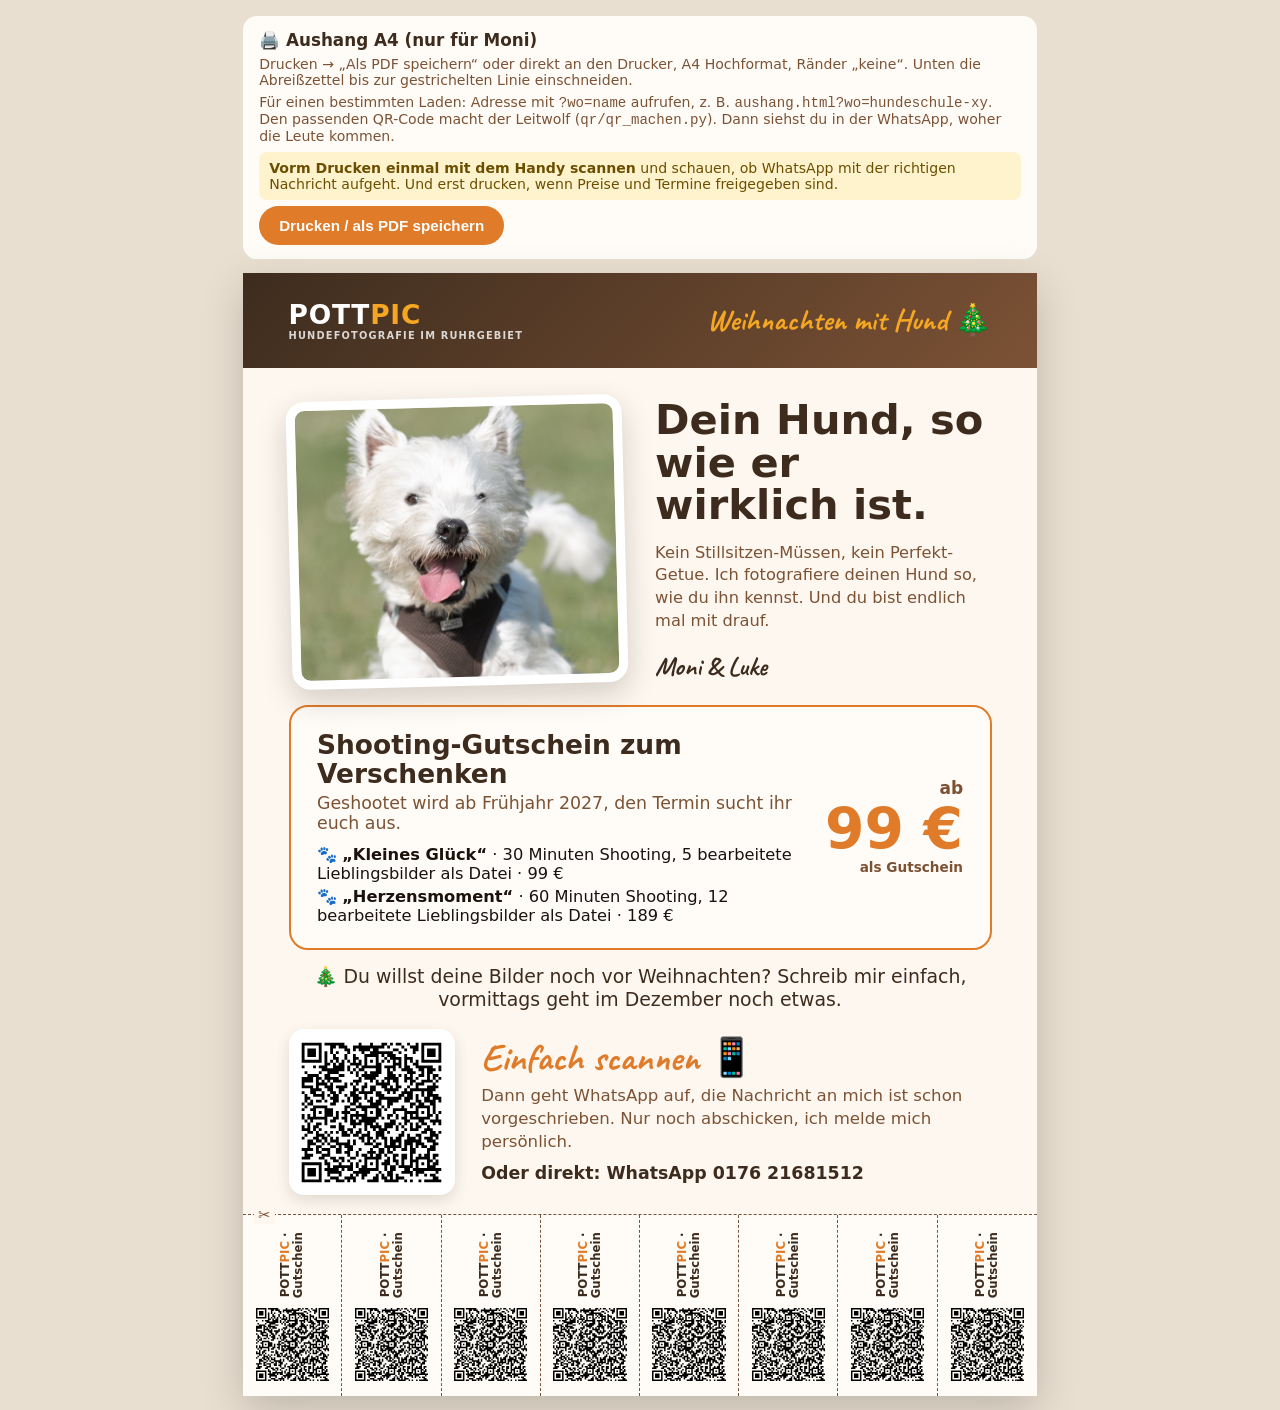
<file: angebot/aushang.html>
<!doctype html>
<html lang="de">
<head>
<meta charset="utf-8">
<meta name="viewport" content="width=device-width, initial-scale=1">
<title>Pottpic Aushang</title>
<meta name="robots" content="noindex">
<link href="https://fonts.googleapis.com/css2?family=Caveat:wght@600;700&display=swap" rel="stylesheet">
<style>
:root{--ink:#1a120b;--bark:#3d2c1e;--wood:#7c5235;--amber:#e07b2a;--gold:#f5a623;--cream:#fdf7ef;--warm:#f3e8d8;--paper:#fffcf7}
*{box-sizing:border-box;margin:0;padding:0}
body{font-family:system-ui,-apple-system,"Segoe UI",Arial,sans-serif;background:#e9dfd1;color:var(--ink);padding:16px}
.hand{font-family:"Caveat",cursive;font-weight:700}
.tool{max-width:210mm;margin:0 auto 14px;background:var(--paper);border-radius:14px;padding:14px 16px;font-size:.88rem;color:var(--wood)}
.tool h1{font-size:1.05rem;color:var(--bark);margin-bottom:6px}
.tool p{margin-bottom:6px}
.tool button{margin-top:6px;padding:11px 20px;border:none;border-radius:999px;background:var(--amber);color:#fff;font-weight:800;font-size:.95rem;cursor:pointer}
.warn{background:#fff3cd;color:#6b4e00;border-radius:8px;padding:8px 10px;margin-top:8px}

.sheet{width:210mm;height:297mm;margin:0 auto;background:var(--cream);box-shadow:0 14px 40px rgba(0,0,0,.18);display:flex;flex-direction:column;overflow:hidden;position:relative}
.bar{background:linear-gradient(135deg,var(--bark),var(--wood));color:#fff;padding:7mm 12mm;display:flex;justify-content:space-between;align-items:center}
.brand{font-weight:900;font-size:7mm;letter-spacing:.03em}.brand span{color:var(--gold)}
.brand small{display:block;font-size:2.6mm;opacity:.8;letter-spacing:.12em;text-transform:uppercase;font-weight:600}
.bar .hand{font-size:8mm;color:var(--gold)}

.main{flex:1;min-height:0;display:grid;grid-template-columns:1fr 1fr;grid-template-rows:minmax(0,1fr);gap:8mm;padding:8mm 12mm 5mm}
.photo{border-radius:5mm;background:var(--warm) center 22%/cover no-repeat;border:2.5mm solid #fff;box-shadow:0 3mm 8mm rgba(26,18,11,.18);transform:rotate(-1.5deg);display:flex;align-items:center;justify-content:center;font-size:20mm;height:100%;min-height:0}
.txt{display:flex;flex-direction:column;justify-content:center;gap:4mm}
h1.head{font-size:11mm;line-height:1.02;color:var(--bark)}
.lead{font-size:4.3mm;line-height:1.4;color:var(--wood)}

.offer{margin:0 12mm;background:var(--paper);border-radius:5mm;border:.7mm solid var(--amber);padding:6mm 7mm;display:grid;grid-template-columns:1fr auto;gap:6mm;align-items:center}
.offer h2{font-size:7mm;color:var(--bark);line-height:1.1}
.offer .when{font-size:4.6mm;color:var(--wood);margin-top:1.5mm}
.offer ul{list-style:none;margin-top:3mm;font-size:4.3mm;display:grid;gap:1.2mm}
.offer li::before{content:"🐾 "}
.price{font-size:15mm;font-weight:900;color:var(--amber);line-height:1;text-align:right}
.price small{display:block;font-size:3.6mm;color:var(--wood);font-weight:600;margin-top:1mm}
.gift{margin:4mm 12mm 0;font-size:5mm;color:var(--bark);text-align:center}
.gift b{color:var(--amber)}

.qrrow{display:grid;grid-template-columns:auto 1fr;gap:7mm;align-items:center;margin:5mm 12mm 5mm}
.qrbox{background:#fff;border-radius:4mm;padding:2mm;box-shadow:0 1.5mm 4mm rgba(26,18,11,.12)}
.qrbox img{display:block;width:40mm;height:40mm}
.qrtext .hand{font-size:10mm;color:var(--amber);line-height:1}
.qrtext p{font-size:4.4mm;color:var(--wood);margin-top:2mm;line-height:1.4}
.qrtext .nr{font-size:4.6mm;color:var(--bark);font-weight:800}

.tabs{flex-shrink:0;display:grid;grid-template-columns:repeat(8,1fr);border-top:.5mm dashed var(--wood);height:48mm}
.tab{min-height:0;overflow:hidden;border-right:.4mm dashed var(--wood);display:flex;flex-direction:column;align-items:center;justify-content:space-between;padding:2.5mm 1mm 3mm;background:var(--paper)}
.tab:last-child{border-right:none}
.tab img{width:21mm;height:21mm;display:block}
.tab .t{writing-mode:vertical-rl;transform:rotate(180deg);font-size:3.1mm;font-weight:800;color:var(--bark);text-align:center;line-height:1.1}
.tab .t span{color:var(--amber)}
.scissors{position:absolute;left:3mm;bottom:45.5mm;font-size:4mm;color:var(--wood);background:var(--cream);padding:0 1mm}

@media screen and (max-width:860px){.sheet{transform-origin:top left;}}
@media print{
  @page{size:A4 portrait;margin:0}
  body{background:#fff;padding:0}
  .tool{display:none}
  .sheet{box-shadow:none;margin:0;-webkit-print-color-adjust:exact;print-color-adjust:exact}
}
</style>
</head>
<body>
<div class="tool">
  <h1>🖨️ Aushang A4 (nur für Moni)</h1>
  <p>Drucken → „Als PDF speichern“ oder direkt an den Drucker, A4 Hochformat, Ränder „keine“. Unten die Abreißzettel bis zur gestrichelten Linie einschneiden.</p>
  <p>Für einen bestimmten Laden: Adresse mit <code>?wo=name</code> aufrufen, z. B. <code>aushang.html?wo=hundeschule-xy</code>. Den passenden QR-Code macht der Leitwolf (<code>qr/qr_machen.py</code>). Dann siehst du in der WhatsApp, woher die Leute kommen.</p>
  <div class="warn" id="warn"><b>Vorm Drucken einmal mit dem Handy scannen</b> und schauen, ob WhatsApp mit der richtigen Nachricht aufgeht. Und erst drucken, wenn Preise und Termine freigegeben sind.</div>
  <button onclick="window.print()">Drucken / als PDF speichern</button>
</div>

<div class="sheet">
  <div class="bar">
    <div class="brand">POTT<span>PIC</span><small>Hundefotografie im Ruhrgebiet</small></div>
    <div class="hand">Weihnachten mit Hund 🎄</div>
  </div>

  <div class="main">
    <div class="photo" id="photo">🤎</div>
    <div class="txt">
      <h1 class="head">Dein Hund, so wie er wirklich ist.</h1>
      <p class="lead">Kein Stillsitzen-Müssen, kein Perfekt-Getue. Ich fotografiere deinen Hund so, wie du ihn kennst. Und du bist endlich mal mit drauf.</p>
      <p class="lead hand" style="font-size:7mm;color:var(--bark)">Moni & Luke</p>
    </div>
  </div>

  <div class="offer">
    <div>
      <h2 id="oTitel"></h2>
      <div class="when" id="oWann"></div>
      <ul id="oPunkte"></ul>
    </div>
    <div class="price" id="oPreis"></div>
  </div>
  <div class="gift" id="gift"></div>

  <div class="qrrow">
    <div class="qrbox"><img class="qr" alt="QR-Code zur Angebotsseite"></div>
    <div class="qrtext">
      <div class="hand">Einfach scannen 📱</div>
      <p>Dann geht WhatsApp auf, die Nachricht an mich ist schon vorgeschrieben. Nur noch abschicken, ich melde mich persönlich.</p><p class="nr" id="nr"></p>
    </div>
  </div>

  <div class="scissors">✂</div>
  <div class="tabs" id="tabs"></div>
</div>

<script src="konfig.js"></script>
<script>
(function(){
  const K = KONFIG, $ = id => document.getElementById(id);
  const wo = (new URLSearchParams(location.search).get("wo") || "aushang").replace(/[^a-z0-9-]/g, "").slice(0, 40) || "aushang";
  const gs = K.angebote;
  const ab = gs.map(x => parseInt(x.preis, 10)).filter(n => n).sort((x, y) => x - y)[0];
  $("oTitel").textContent = "Shooting-Gutschein zum Verschenken";
  $("oWann").textContent = "Geshootet wird " + K.shootingAb + ", den Termin sucht ihr euch aus.";
  const kurz = x => x.punkte.slice(0, 2).map(p => p.replace(/,.*$/, "")).join(", ");
  $("oPunkte").innerHTML = gs.map(x => "<li><b>" + x.titel.replace(/^Gutschein\s*/, "").replace(/[<>&]/g, "") + "</b> · " + kurz(x).replace(/[<>&]/g, "") + " · " + x.preis + "</li>").join("");
  $("oPreis").innerHTML = "<small style=\"font-size:4.5mm;margin:0 0 1mm\">ab</small>" + ab + " €<small>als Gutschein</small>";
  $("gift").innerHTML = "🎄 " + K.dezemberHinweis.replace(/[<>&]/g, "");

  let tabs = "";
  for (let i = 0; i < 8; i++) tabs += '<div class="tab"><div class="t">POTT<span>PIC</span> · Gutschein</div><img class="qr" alt="QR"></div>';
  $("tabs").innerHTML = tabs;

  // QR für diesen Ort, sonst der allgemeine Aushang-Code
  const qrs = document.querySelectorAll("img.qr");
  const test = new Image();
  test.onload = () => qrs.forEach(q => q.src = "qr/" + wo + ".svg");
  test.onerror = () => { qrs.forEach(q => q.src = "qr/aushang.svg"); if (wo !== "aushang") $("warn").innerHTML += "<br>⚠️ Für „" + wo + "“ gibt es noch keinen eigenen QR-Code, drauf ist gerade der allgemeine."; };
  test.src = "qr/" + wo + ".svg";

  if (K.whatsapp) { const n = K.whatsapp.replace(/^49/, "0"); $("nr").textContent = "Oder direkt: WhatsApp " + n.slice(0, 4) + " " + n.slice(4); }

  const ph = new Image();
  ph.onload = () => { $("photo").style.backgroundImage = "url('bilder/hero.jpg')"; $("photo").textContent = ""; };
  ph.src = "bilder/hero.jpg";
})();
</script>
</body>
</html>
</file>
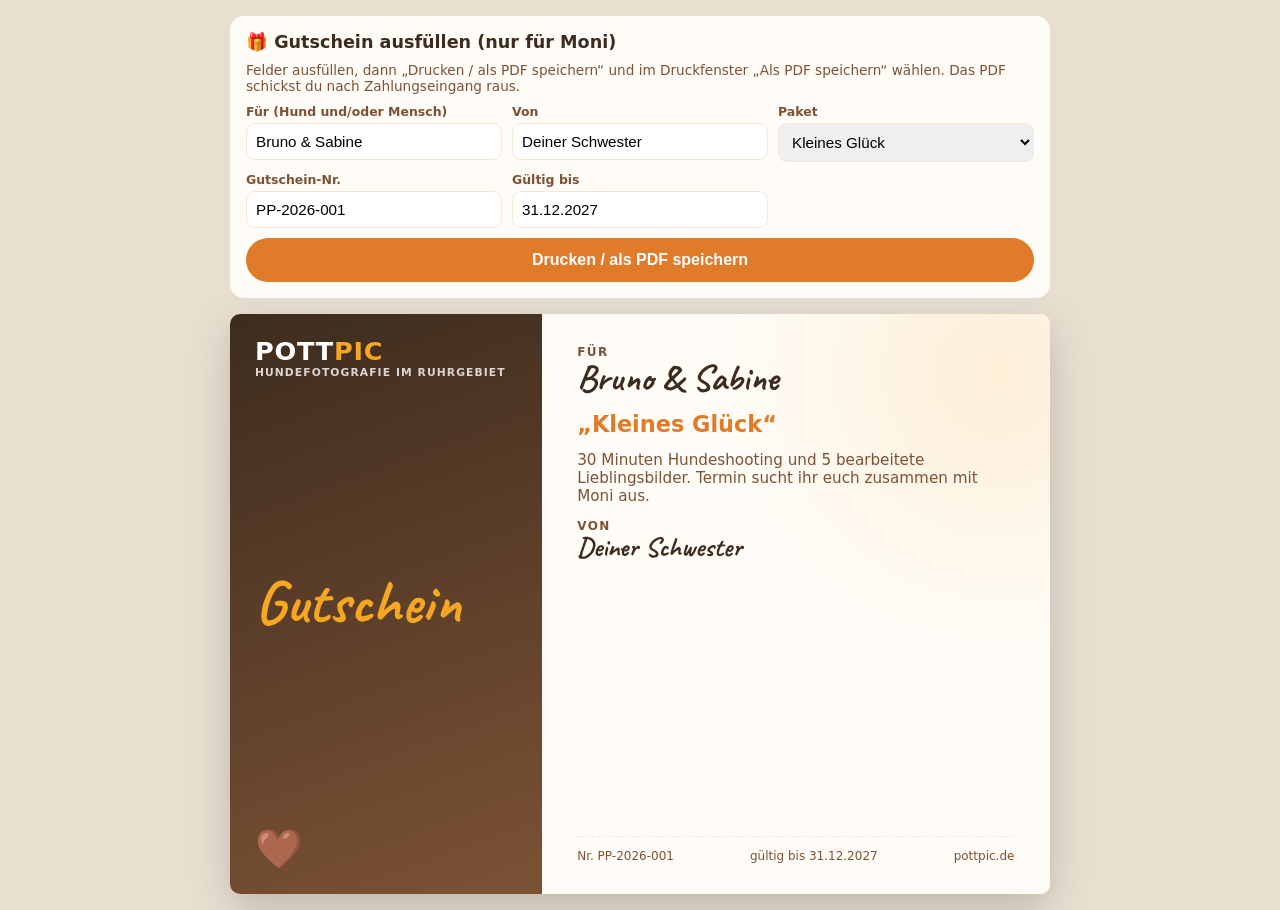
<file: angebot/gutschein.html>
<!doctype html>
<html lang="de">
<head>
<meta charset="utf-8">
<meta name="viewport" content="width=device-width, initial-scale=1">
<title>Pottpic Gutschein</title>
<meta name="robots" content="noindex">
<link href="https://fonts.googleapis.com/css2?family=Caveat:wght@600;700&display=swap" rel="stylesheet">
<style>
:root{--ink:#1a120b;--bark:#3d2c1e;--wood:#7c5235;--amber:#e07b2a;--gold:#f5a623;--cream:#fdf7ef;--warm:#f3e8d8;--paper:#fffcf7}
*{box-sizing:border-box;margin:0;padding:0}
body{font-family:system-ui,-apple-system,"Segoe UI",Arial,sans-serif;background:#e9dfd1;color:var(--ink);padding:16px}
.hand{font-family:"Caveat",cursive;font-weight:700}
.tool{max-width:820px;margin:0 auto 16px;background:var(--paper);border-radius:14px;padding:16px;display:grid;grid-template-columns:repeat(auto-fill,minmax(220px,1fr));gap:10px}
.tool h1{grid-column:1/-1;font-size:1.1rem;color:var(--bark)}
.tool p{grid-column:1/-1;font-size:.85rem;color:var(--wood)}
.tool label{font-size:.78rem;font-weight:700;color:var(--wood);display:flex;flex-direction:column;gap:4px}
.tool input,.tool select{padding:9px;border:1.5px solid var(--warm);border-radius:9px;font-size:.95rem}
.tool button{grid-column:1/-1;padding:13px;border:none;border-radius:999px;background:var(--amber);color:#fff;font-weight:800;font-size:1rem;cursor:pointer}
.card{max-width:820px;aspect-ratio:297/210;margin:0 auto;background:var(--paper);border-radius:10px;box-shadow:0 14px 40px rgba(0,0,0,.18);display:grid;grid-template-columns:38% 62%;overflow:hidden}
.left{background:linear-gradient(160deg,var(--bark),var(--wood));color:#fff;padding:7% 8%;display:flex;flex-direction:column;justify-content:space-between}
.brand{font-weight:900;font-size:clamp(1rem,3vw,1.6rem);letter-spacing:.03em}.brand span{color:var(--gold)}
.brand small{display:block;font-size:.42em;opacity:.8;letter-spacing:.1em;text-transform:uppercase;font-weight:600}
.big{font-size:clamp(2rem,7vw,3.8rem);line-height:.95;color:var(--gold)}
.paw{font-size:clamp(1.4rem,4vw,2.4rem);opacity:.85}
.right{padding:6% 7%;display:flex;flex-direction:column;justify-content:center;gap:clamp(6px,1.6vw,14px);background:radial-gradient(circle at 90% 10%,rgba(245,166,35,.15),transparent 40%),var(--paper)}
.lbl{font-size:clamp(.55rem,1.3vw,.75rem);text-transform:uppercase;letter-spacing:.12em;color:var(--wood);font-weight:700}
.val{font-size:clamp(1.3rem,4vw,2.3rem);color:var(--bark);line-height:1.05}
.paket{font-size:clamp(.95rem,2.6vw,1.4rem);color:var(--amber);font-weight:800}
.desc{font-size:clamp(.7rem,1.8vw,.95rem);color:var(--wood)}
.meta{display:flex;justify-content:space-between;gap:10px;font-size:clamp(.55rem,1.4vw,.75rem);color:var(--wood);border-top:1.5px dashed var(--warm);padding-top:clamp(6px,1.4vw,12px);margin-top:auto}
@media print{
  @page{size:A4 landscape;margin:0}
  body{background:#fff;padding:0}
  .tool{display:none}
  .card{max-width:none;width:297mm;height:210mm;aspect-ratio:auto;border-radius:0;box-shadow:none;-webkit-print-color-adjust:exact;print-color-adjust:exact}
}
</style>
</head>
<body>
<form class="tool" onsubmit="event.preventDefault();window.print()">
  <h1>🎁 Gutschein ausfüllen (nur für Moni)</h1>
  <p>Felder ausfüllen, dann „Drucken / als PDF speichern“ und im Druckfenster „Als PDF speichern“ wählen. Das PDF schickst du nach Zahlungseingang raus.</p>
  <label>Für (Hund und/oder Mensch)<input id="fFuer" value="Bruno & Sabine"></label>
  <label>Von<input id="fVon" value="Deiner Schwester"></label>
  <label>Paket<select id="fPaket">
    <option value="kleines">Kleines Glück</option>
    <option value="herz">Herzensmoment</option>
    <option value="wert">Wertgutschein</option>
  </select></label>
  <label>Wert (nur bei Wertgutschein)<input id="fWert" value="50 €"></label>
  <label>Gutschein-Nr.<input id="fNr" value="PP-2026-001"></label>
  <label>Gültig bis<input id="fBis" value="31.12.2027"></label>
  <button type="submit">Drucken / als PDF speichern</button>
</form>

<div class="card">
  <div class="left">
    <div class="brand">POTT<span>PIC</span><small>Hundefotografie im Ruhrgebiet</small></div>
    <div class="big hand">Gutschein</div>
    <div class="paw">🤎</div>
  </div>
  <div class="right">
    <div><div class="lbl">Für</div><div class="val hand" id="oFuer"></div></div>
    <div class="paket" id="oPaket"></div>
    <div class="desc" id="oDesc"></div>
    <div><div class="lbl">Von</div><div class="val hand" id="oVon" style="font-size:clamp(1rem,3vw,1.7rem)"></div></div>
    <div class="meta"><span id="oNr"></span><span id="oBis"></span><span>pottpic.de</span></div>
  </div>
</div>

<script>
const PAKETE = {
  kleines:{name:"Kleines Glück", desc:"30 Minuten Hundeshooting und 5 bearbeitete Lieblingsbilder. Termin sucht ihr euch zusammen mit Moni aus."},
  herz:{name:"Herzensmoment", desc:"60 Minuten Hundeshooting am Lieblingsort und 12 bearbeitete Lieblingsbilder. Gern auch mit Mensch mit drauf."},
  wert:{name:"", desc:"Einlösbar für ein Hundeshooting oder Bilder bei Pottpic. Termin sucht ihr euch zusammen mit Moni aus."}
};
const ids = ["fFuer","fVon","fPaket","fWert","fNr","fBis"];
function upd(){
  const g = id => document.getElementById(id).value;
  const p = PAKETE[g("fPaket")];
  document.getElementById("oFuer").textContent = g("fFuer");
  document.getElementById("oVon").textContent = g("fVon");
  document.getElementById("oPaket").textContent = g("fPaket")==="wert" ? "Wertgutschein über " + g("fWert") : "„" + p.name + "“";
  document.getElementById("oDesc").textContent = p.desc;
  document.getElementById("oNr").textContent = "Nr. " + g("fNr");
  document.getElementById("oBis").textContent = "gültig bis " + g("fBis");
  document.getElementById("fWert").parentElement.style.display = g("fPaket")==="wert" ? "" : "none";
}
ids.forEach(id => document.getElementById(id).addEventListener("input", upd));
upd();
</script>
</body>
</html>
</file>
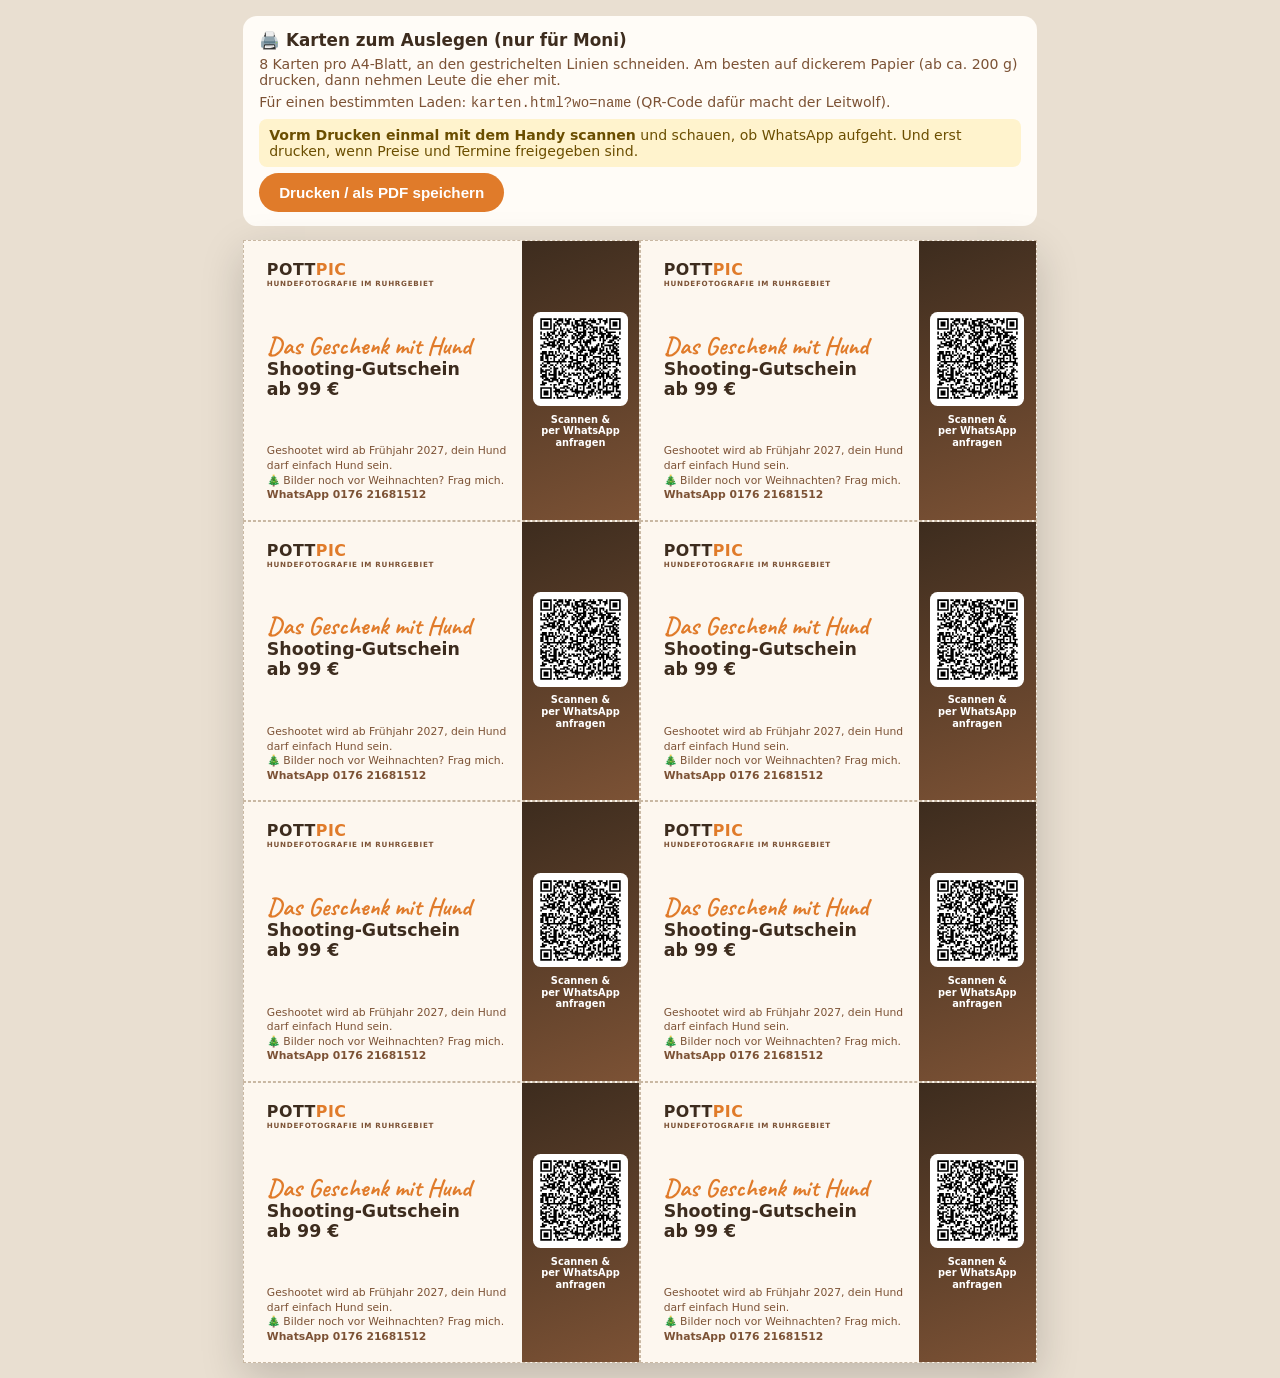
<file: angebot/karten.html>
<!doctype html>
<html lang="de">
<head>
<meta charset="utf-8">
<meta name="viewport" content="width=device-width, initial-scale=1">
<title>Pottpic Karten</title>
<meta name="robots" content="noindex">
<link href="https://fonts.googleapis.com/css2?family=Caveat:wght@600;700&display=swap" rel="stylesheet">
<style>
:root{--ink:#1a120b;--bark:#3d2c1e;--wood:#7c5235;--amber:#e07b2a;--gold:#f5a623;--cream:#fdf7ef;--warm:#f3e8d8;--paper:#fffcf7}
*{box-sizing:border-box;margin:0;padding:0}
body{font-family:system-ui,-apple-system,"Segoe UI",Arial,sans-serif;background:#e9dfd1;color:var(--ink);padding:16px}
.hand{font-family:"Caveat",cursive;font-weight:700}
.tool{max-width:210mm;margin:0 auto 14px;background:var(--paper);border-radius:14px;padding:14px 16px;font-size:.88rem;color:var(--wood)}
.tool h1{font-size:1.05rem;color:var(--bark);margin-bottom:6px}
.tool p{margin-bottom:6px}
.tool button{margin-top:6px;padding:11px 20px;border:none;border-radius:999px;background:var(--amber);color:#fff;font-weight:800;font-size:.95rem;cursor:pointer}
.warn{background:#fff3cd;color:#6b4e00;border-radius:8px;padding:8px 10px;margin-top:8px}

.sheet{width:210mm;height:297mm;margin:0 auto;background:#fff;box-shadow:0 14px 40px rgba(0,0,0,.18);display:grid;grid-template-columns:repeat(2,105mm);grid-template-rows:repeat(4,74.25mm)}
.card{border:.25mm dashed #c9b8a3;display:grid;grid-template-columns:1fr 31mm;overflow:hidden;background:var(--cream)}
.l{padding:5mm 4mm 4.5mm 6mm;display:flex;flex-direction:column;justify-content:space-between}
.brand{font-weight:900;font-size:4.2mm;letter-spacing:.03em;color:var(--bark)}.brand span{color:var(--amber)}
.brand small{display:block;font-size:1.9mm;color:var(--wood);letter-spacing:.1em;text-transform:uppercase;font-weight:600}
.k{font-size:6.6mm;color:var(--amber);line-height:1}
.h{font-size:4.6mm;font-weight:800;color:var(--bark);line-height:1.15}
.d{font-size:2.85mm;color:var(--wood);line-height:1.35}
.r{background:linear-gradient(160deg,var(--bark),var(--wood));display:flex;flex-direction:column;align-items:center;justify-content:center;gap:2mm;color:#fff;padding:3mm}
.r .q{background:#fff;border-radius:2mm;padding:1mm}
.r img{display:block;width:23mm;height:23mm}
.r .s{font-size:2.6mm;text-align:center;line-height:1.2;font-weight:700}

@media print{
  @page{size:A4 portrait;margin:0}
  body{background:#fff;padding:0}
  .tool{display:none}
  .sheet{box-shadow:none;margin:0;-webkit-print-color-adjust:exact;print-color-adjust:exact}
}
</style>
</head>
<body>
<div class="tool">
  <h1>🖨️ Karten zum Auslegen (nur für Moni)</h1>
  <p>8 Karten pro A4-Blatt, an den gestrichelten Linien schneiden. Am besten auf dickerem Papier (ab ca. 200 g) drucken, dann nehmen Leute die eher mit.</p>
  <p>Für einen bestimmten Laden: <code>karten.html?wo=name</code> (QR-Code dafür macht der Leitwolf).</p>
  <div class="warn" id="warn"><b>Vorm Drucken einmal mit dem Handy scannen</b> und schauen, ob WhatsApp aufgeht. Und erst drucken, wenn Preise und Termine freigegeben sind.</div>
  <button onclick="window.print()">Drucken / als PDF speichern</button>
</div>
<div class="sheet" id="sheet"></div>

<script src="konfig.js"></script>
<script>
(function(){
  const K = KONFIG, $ = id => document.getElementById(id);
  const wo = (new URLSearchParams(location.search).get("wo") || "karte").replace(/[^a-z0-9-]/g, "").slice(0, 40) || "karte";
  const gs = K.angebote;
  const ab = gs.map(x => parseInt(x.preis, 10)).filter(n => n).sort((x, y) => x - y)[0];
  const n0 = (K.whatsapp || "").replace(/^49/, "0"), nr = n0.slice(0, 4) + " " + n0.slice(4);

  const card =
    '<div class="card"><div class="l">' +
      '<div class="brand">POTT<span>PIC</span><small>Hundefotografie im Ruhrgebiet</small></div>' +
      '<div><div class="k hand">Das Geschenk mit Hund</div>' +
      '<div class="h">Shooting-Gutschein<br>ab ' + ab + '&nbsp;€</div></div>' +
      '<div class="d">Geshootet wird ' + K.shootingAb + ', dein Hund darf einfach Hund sein.' +
      '<br>🎄 Bilder noch vor Weihnachten? Frag mich.' +
      (K.whatsapp ? '<br><b>WhatsApp ' + nr + '</b>' : '') + '</div>' +
    '</div><div class="r"><div class="q"><img class="qr" alt="QR-Code"></div><div class="s">Scannen &<br>per WhatsApp<br>anfragen</div></div></div>';
  $("sheet").innerHTML = card.repeat(8);

  const qrs = document.querySelectorAll("img.qr"), t = new Image();
  t.onload = () => qrs.forEach(q => q.src = "qr/" + wo + ".svg");
  t.onerror = () => { qrs.forEach(q => q.src = "qr/karte.svg"); if (wo !== "karte") $("warn").innerHTML += "<br>⚠️ Für „" + wo + "“ gibt es noch keinen eigenen QR-Code, drauf ist gerade der allgemeine."; };
  t.src = "qr/" + wo + ".svg";
})();
</script>
</body>
</html>
</file>
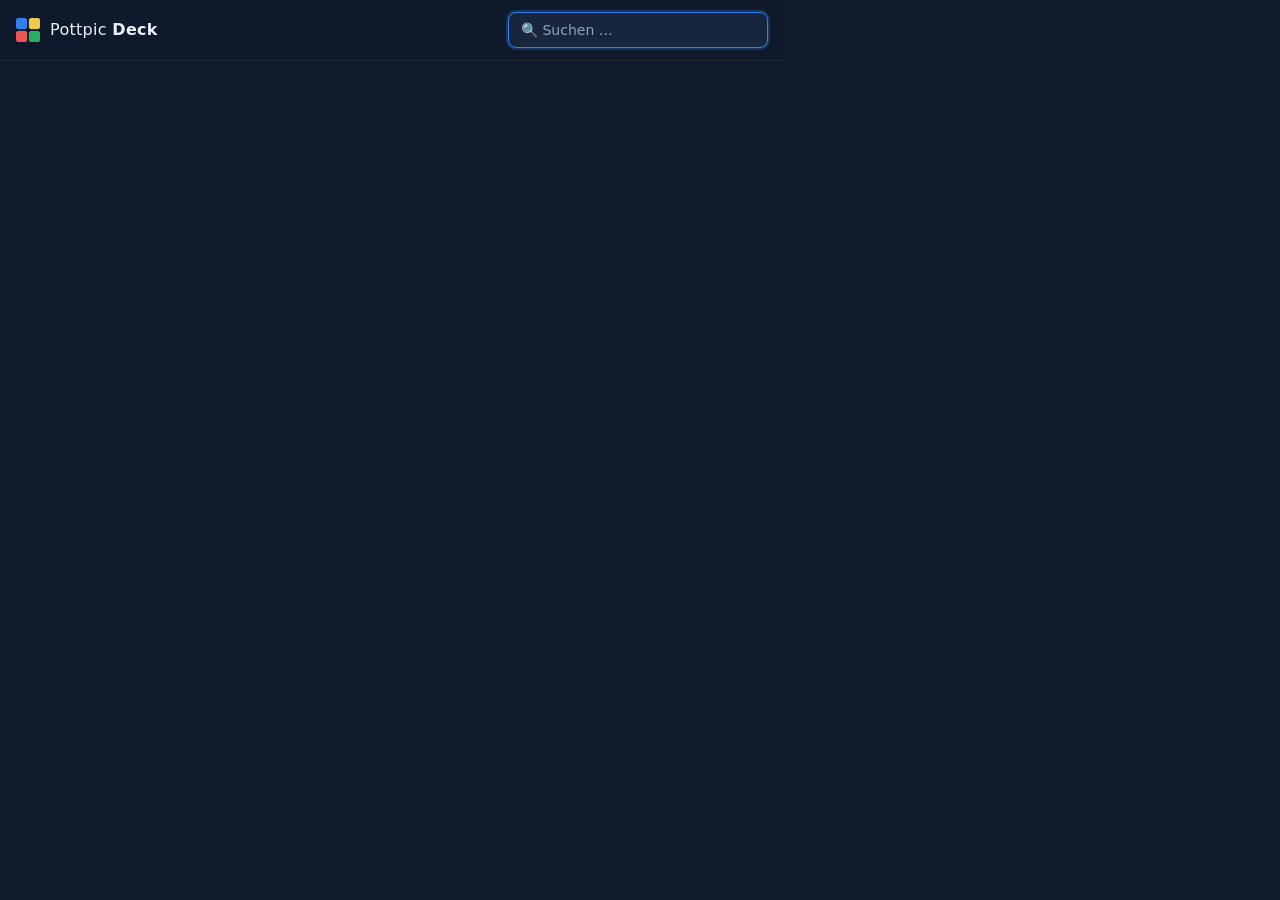
<file: pottpic-deck/deck.html>
<!doctype html>
<html lang="de">
<head>
  <meta charset="utf-8">
  <title>Pottpic Deck</title>
  <link rel="stylesheet" href="deck.css">
</head>
<body>
  <header class="kopf">
    <div class="marke">
      <img src="icons/icon48.png" alt="" class="logo">
      <span class="name">Pottpic <b>Deck</b></span>
    </div>
    <input id="suche" type="search" placeholder="🔍 Suchen …" autocomplete="off" autofocus>
  </header>

  <main id="deck"></main>
  <p id="nix" class="nix" hidden>Nix gefunden 🐾</p>

  <script src="kacheln.js"></script>
  <script src="deck.js"></script>
</body>
</html>
</file>
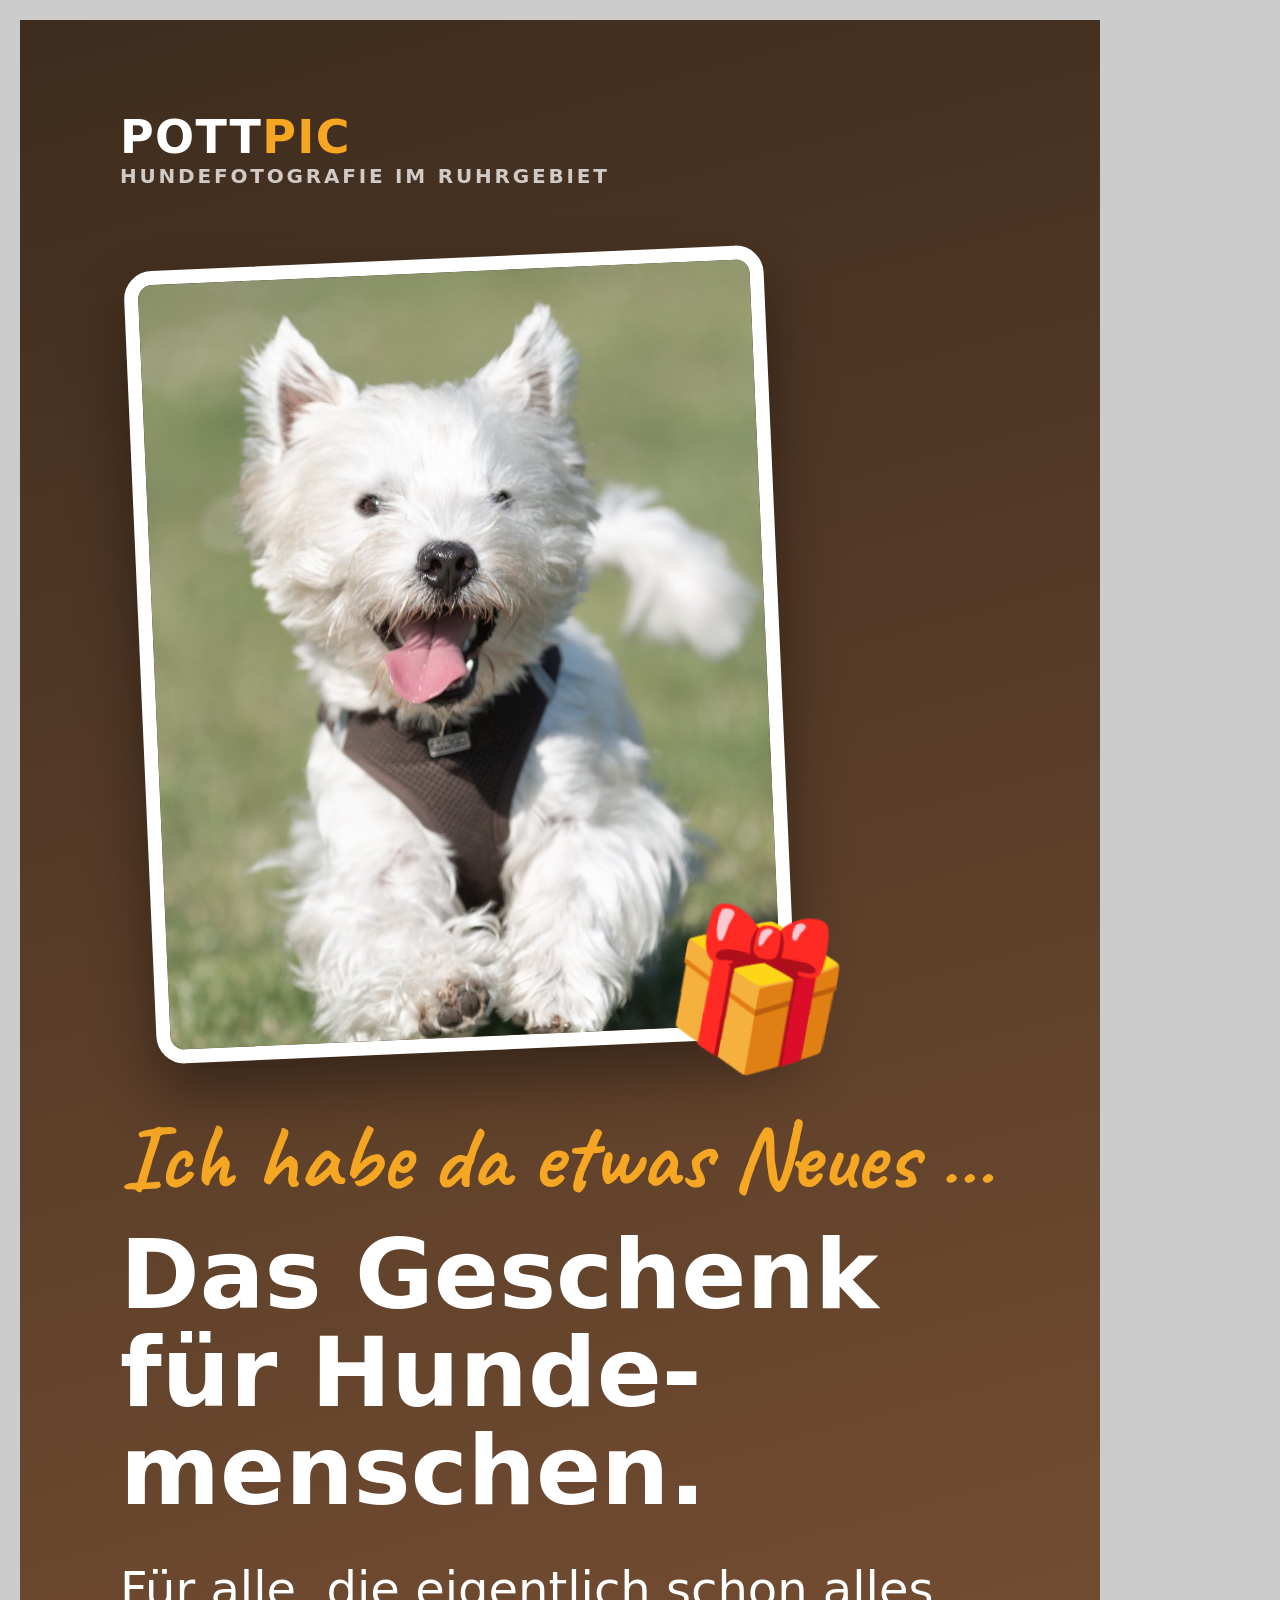
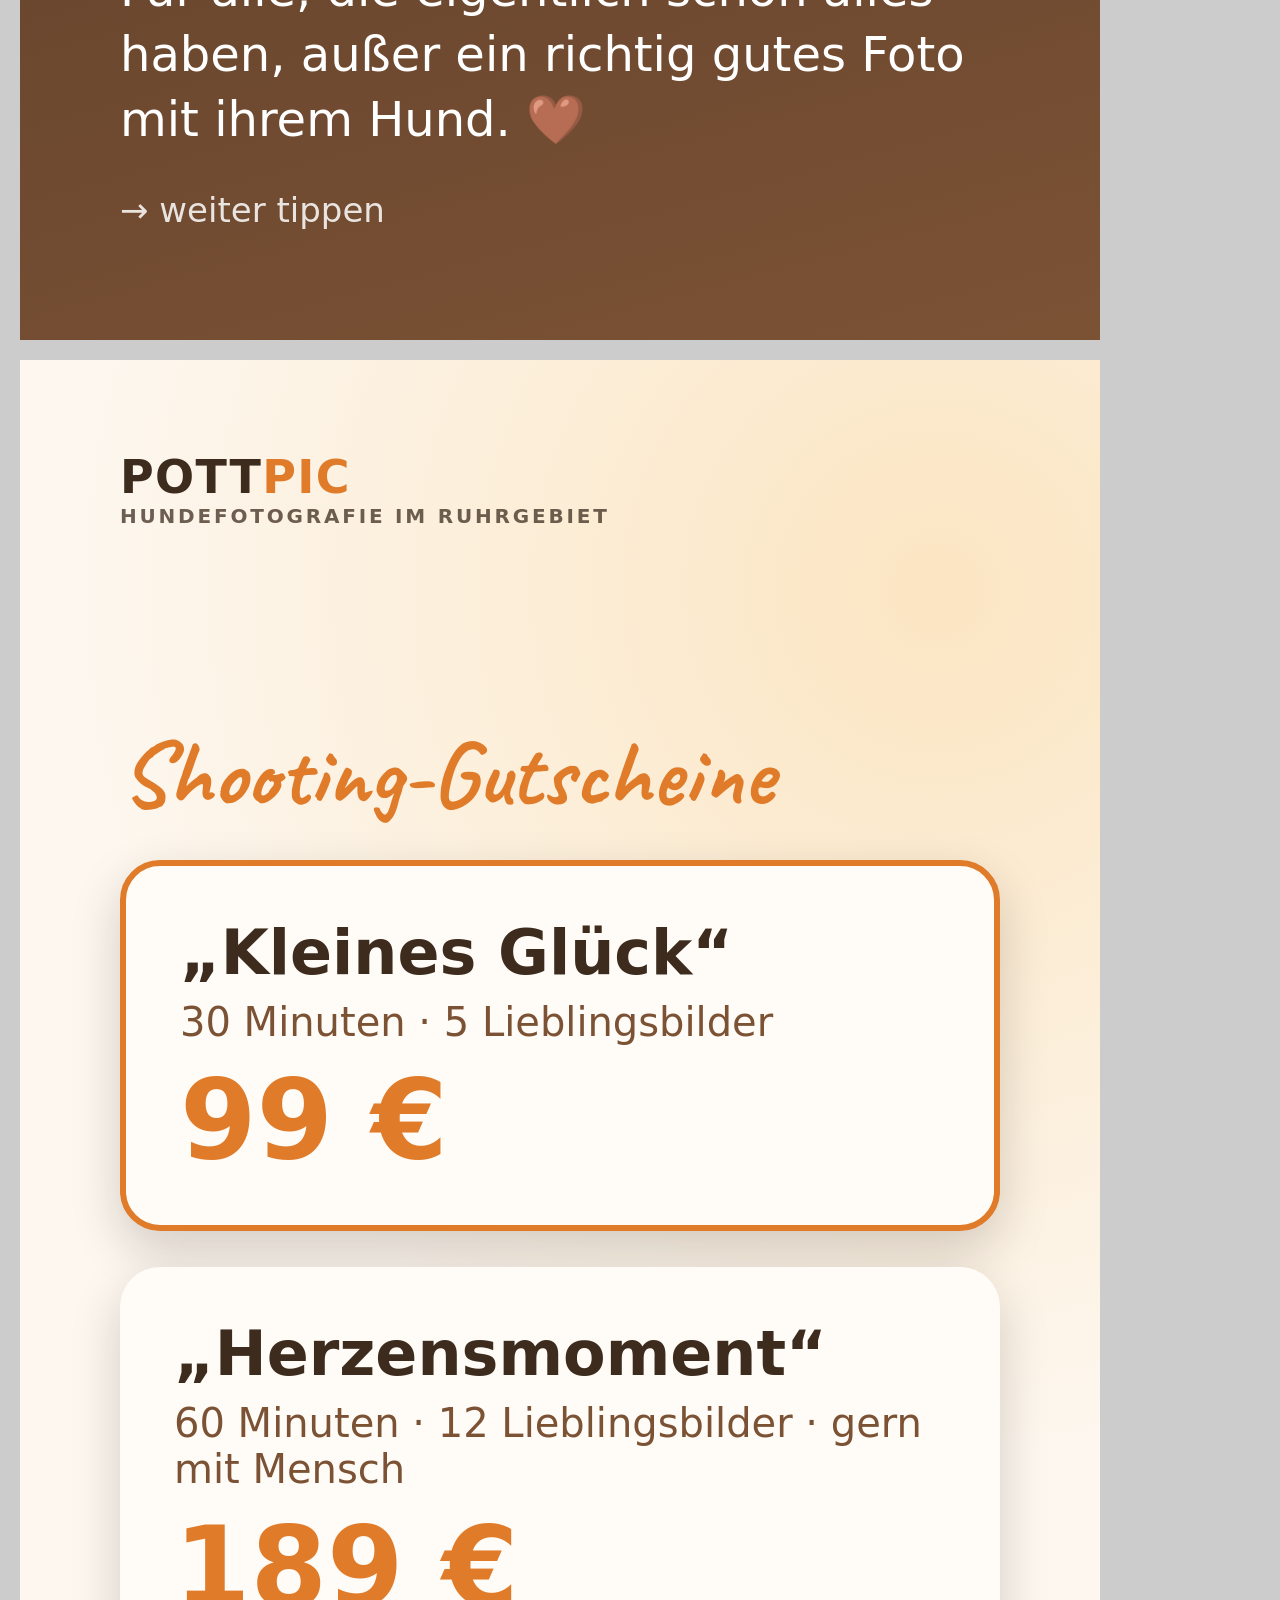
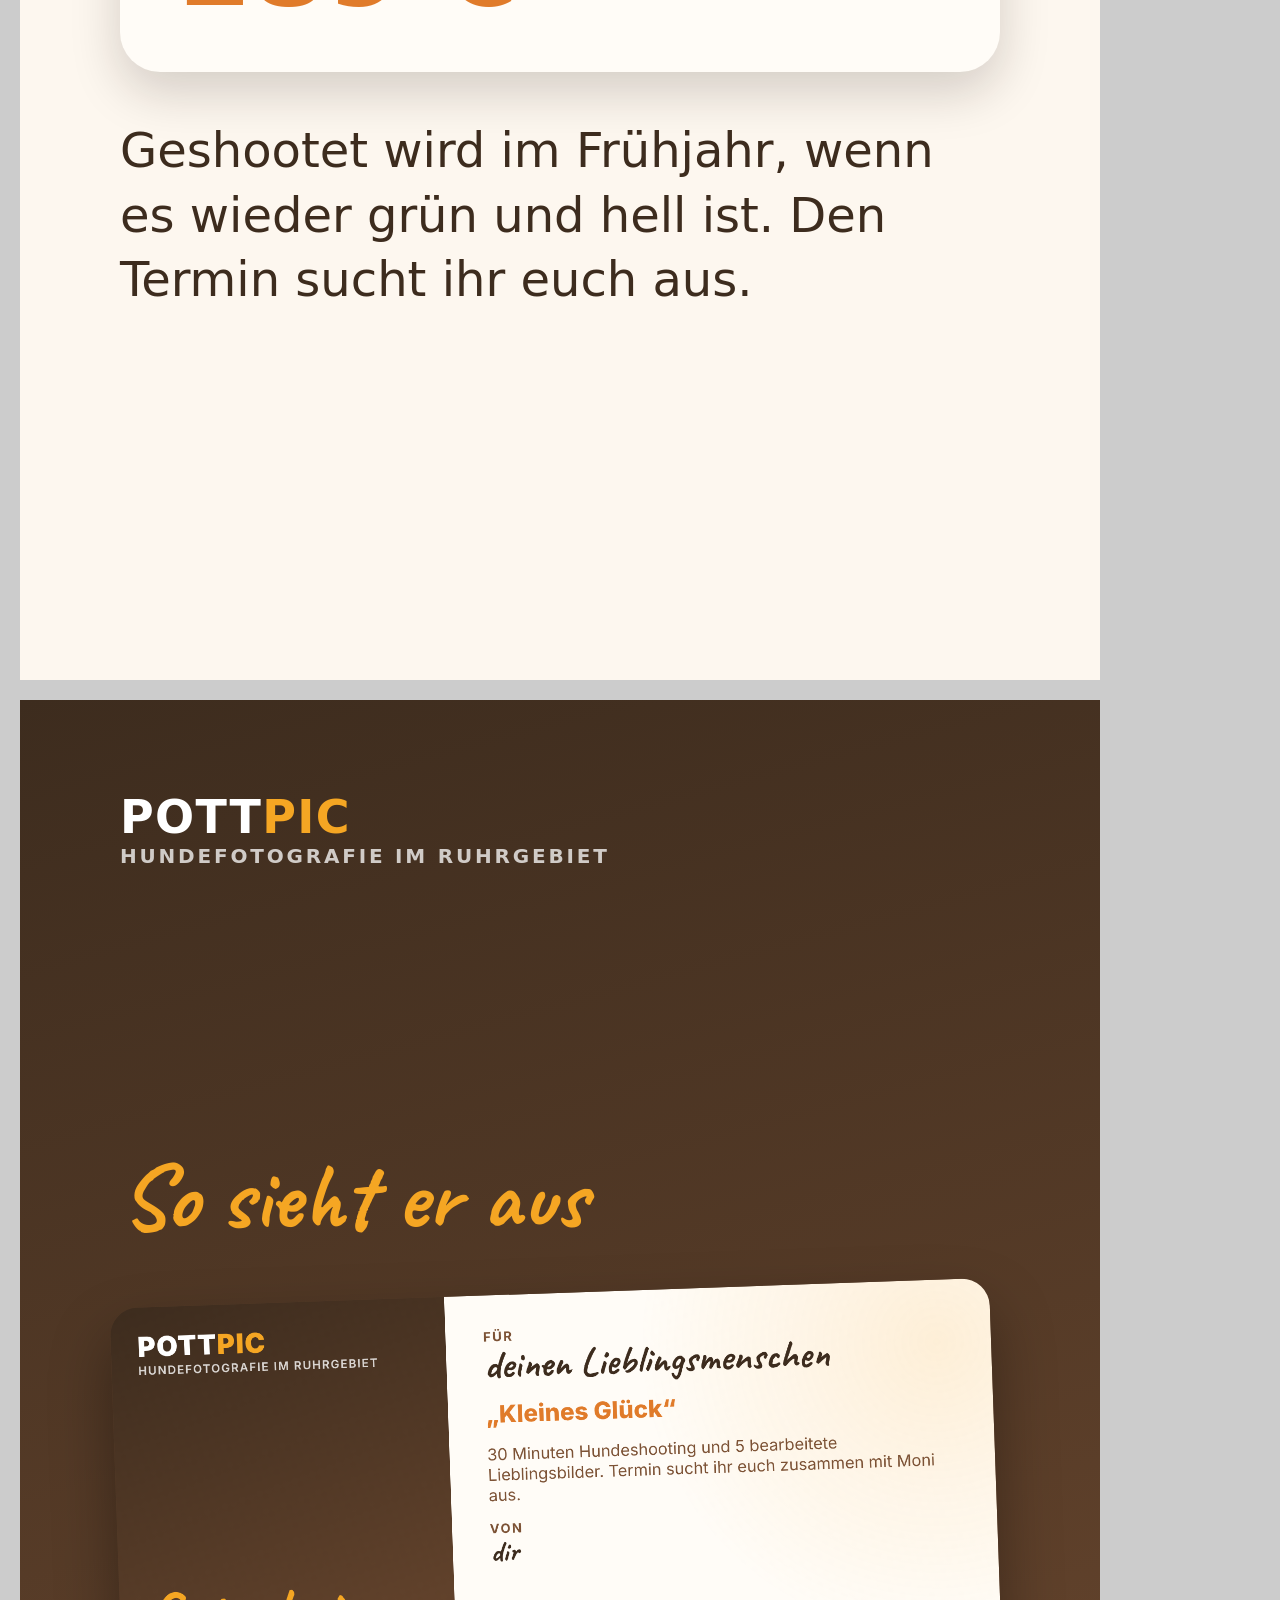
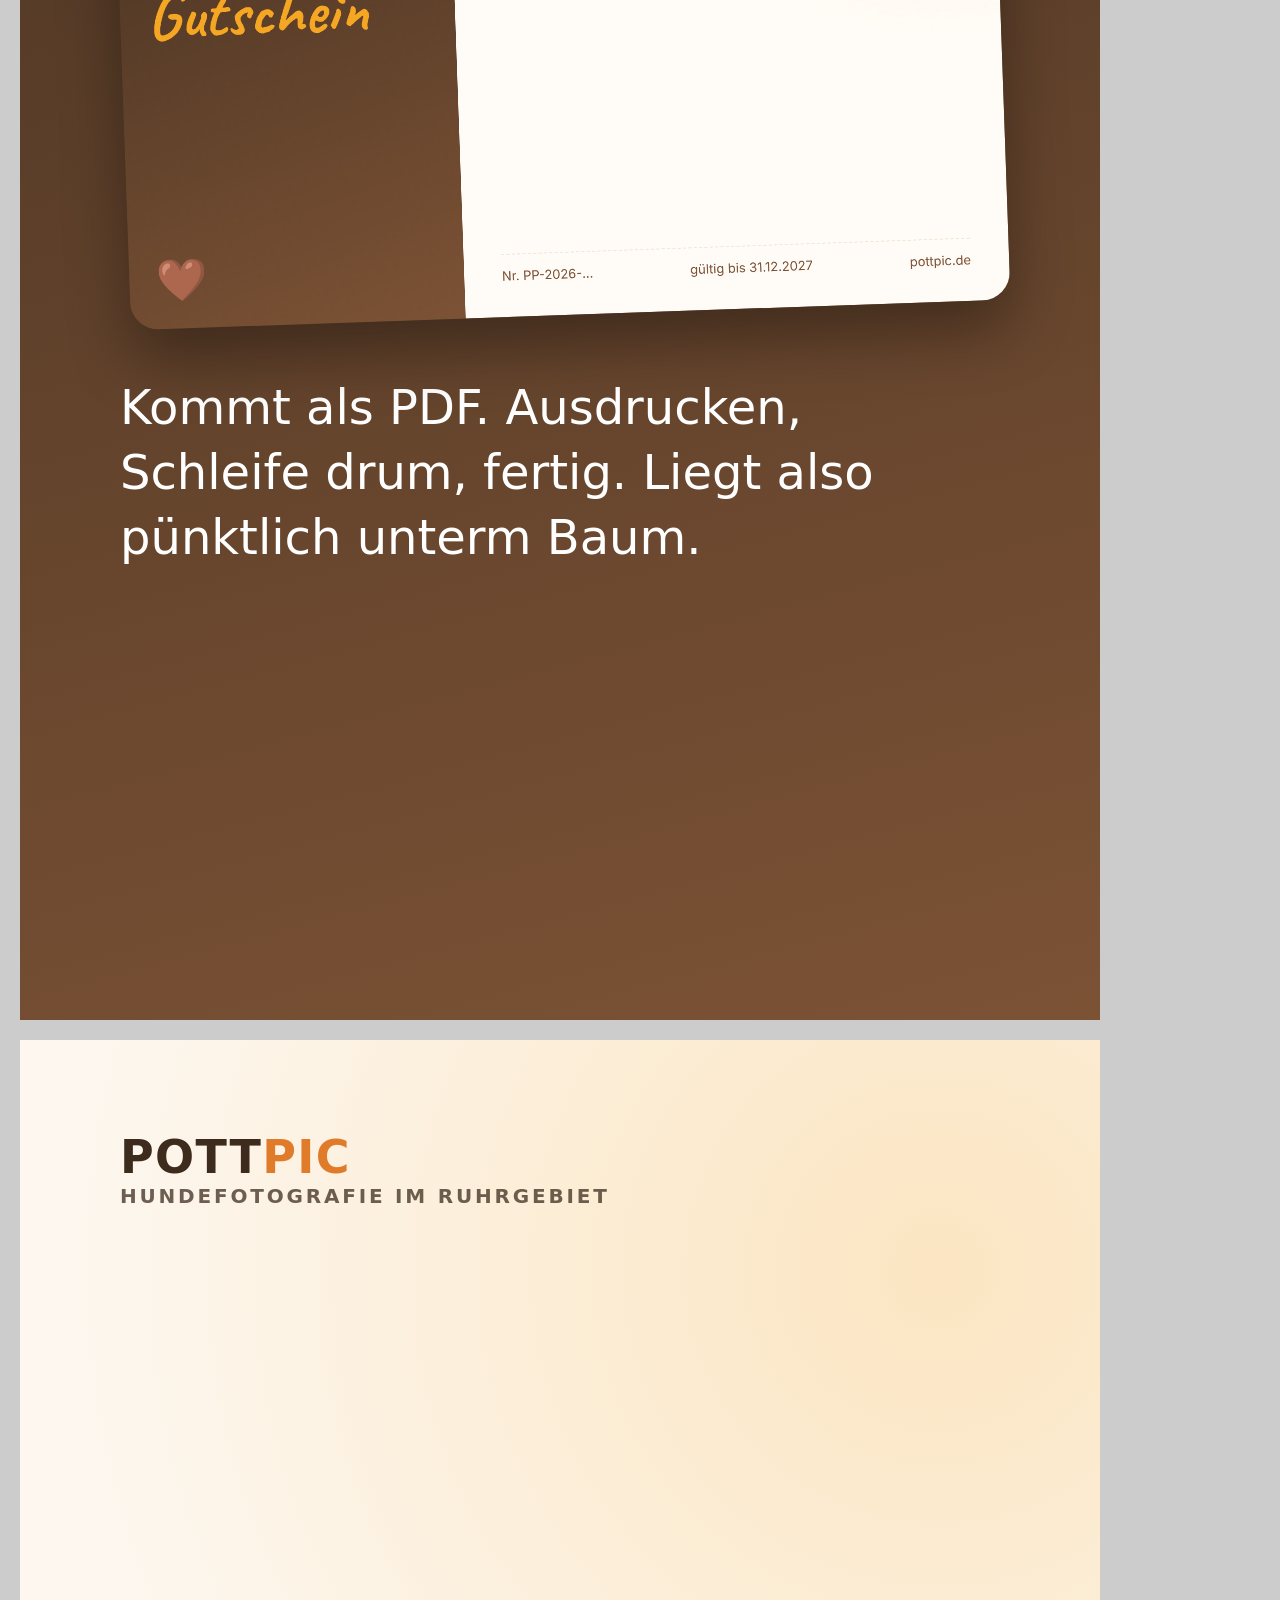
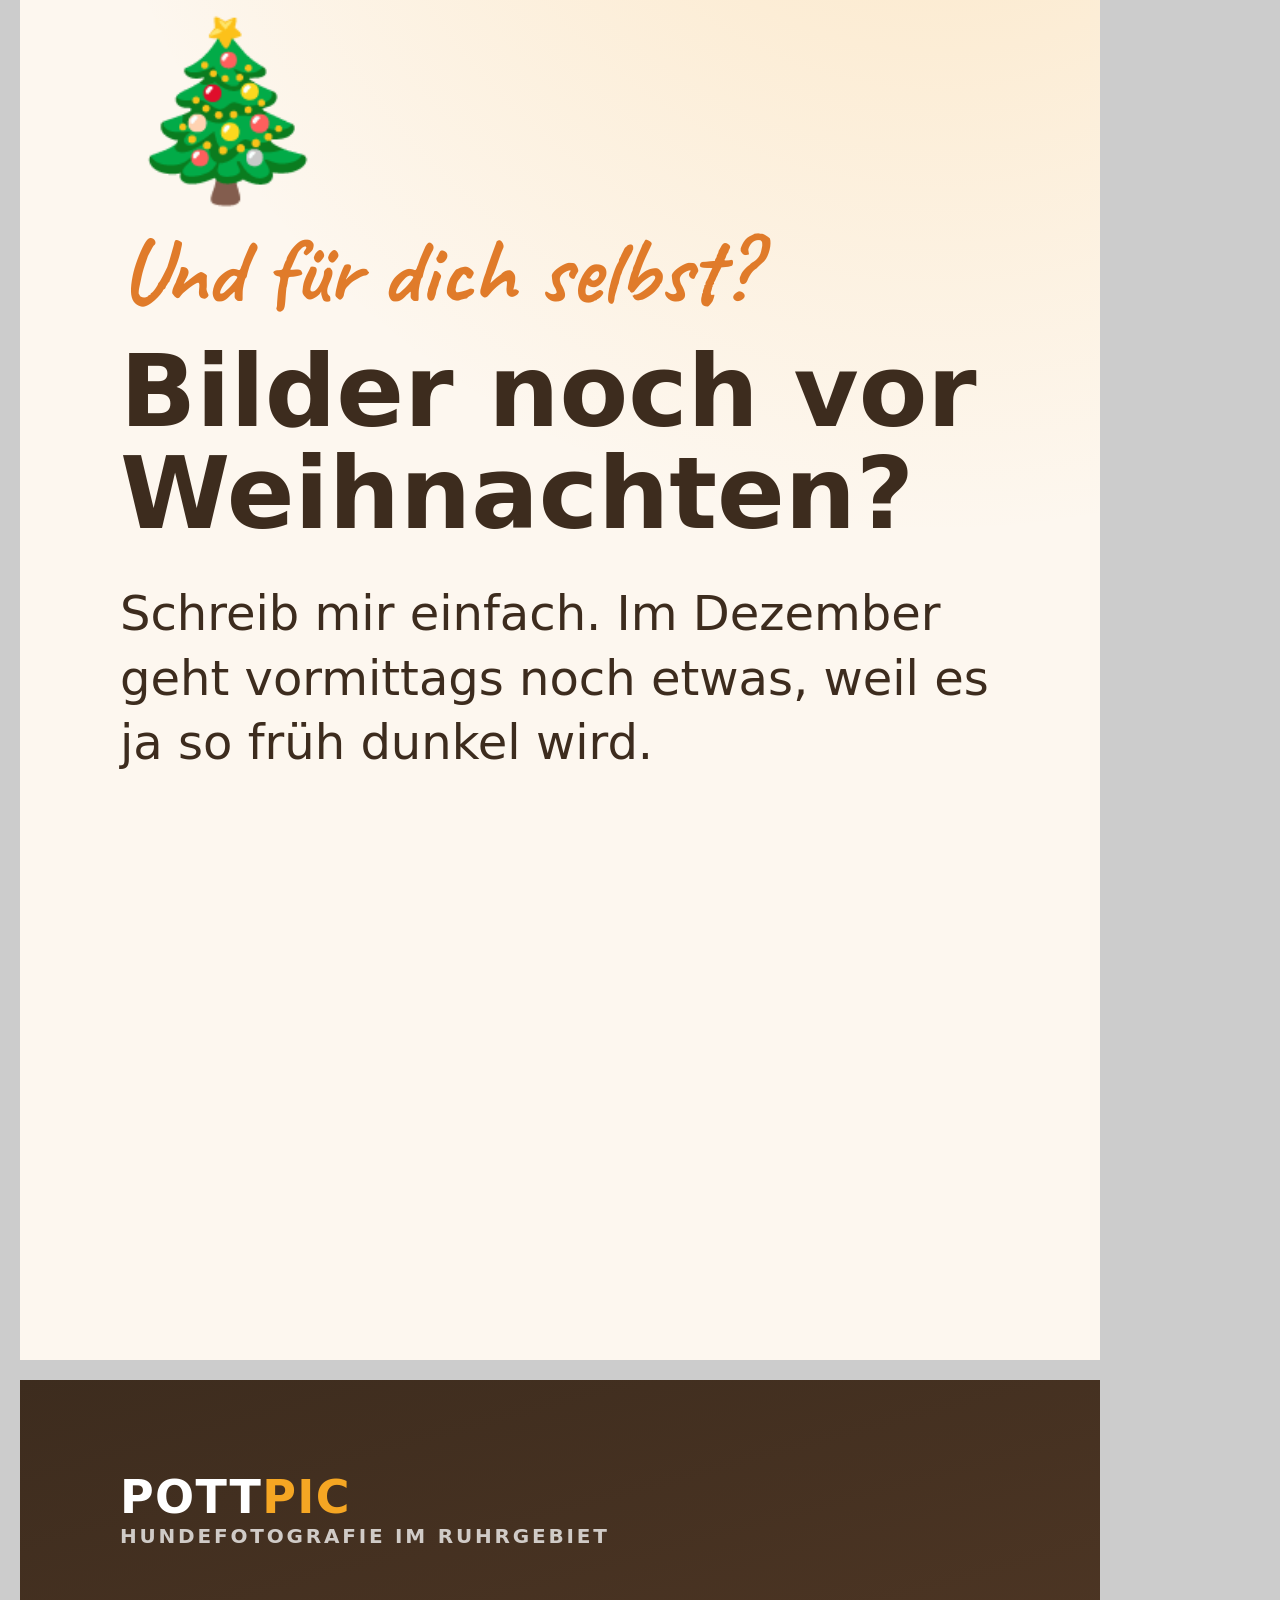
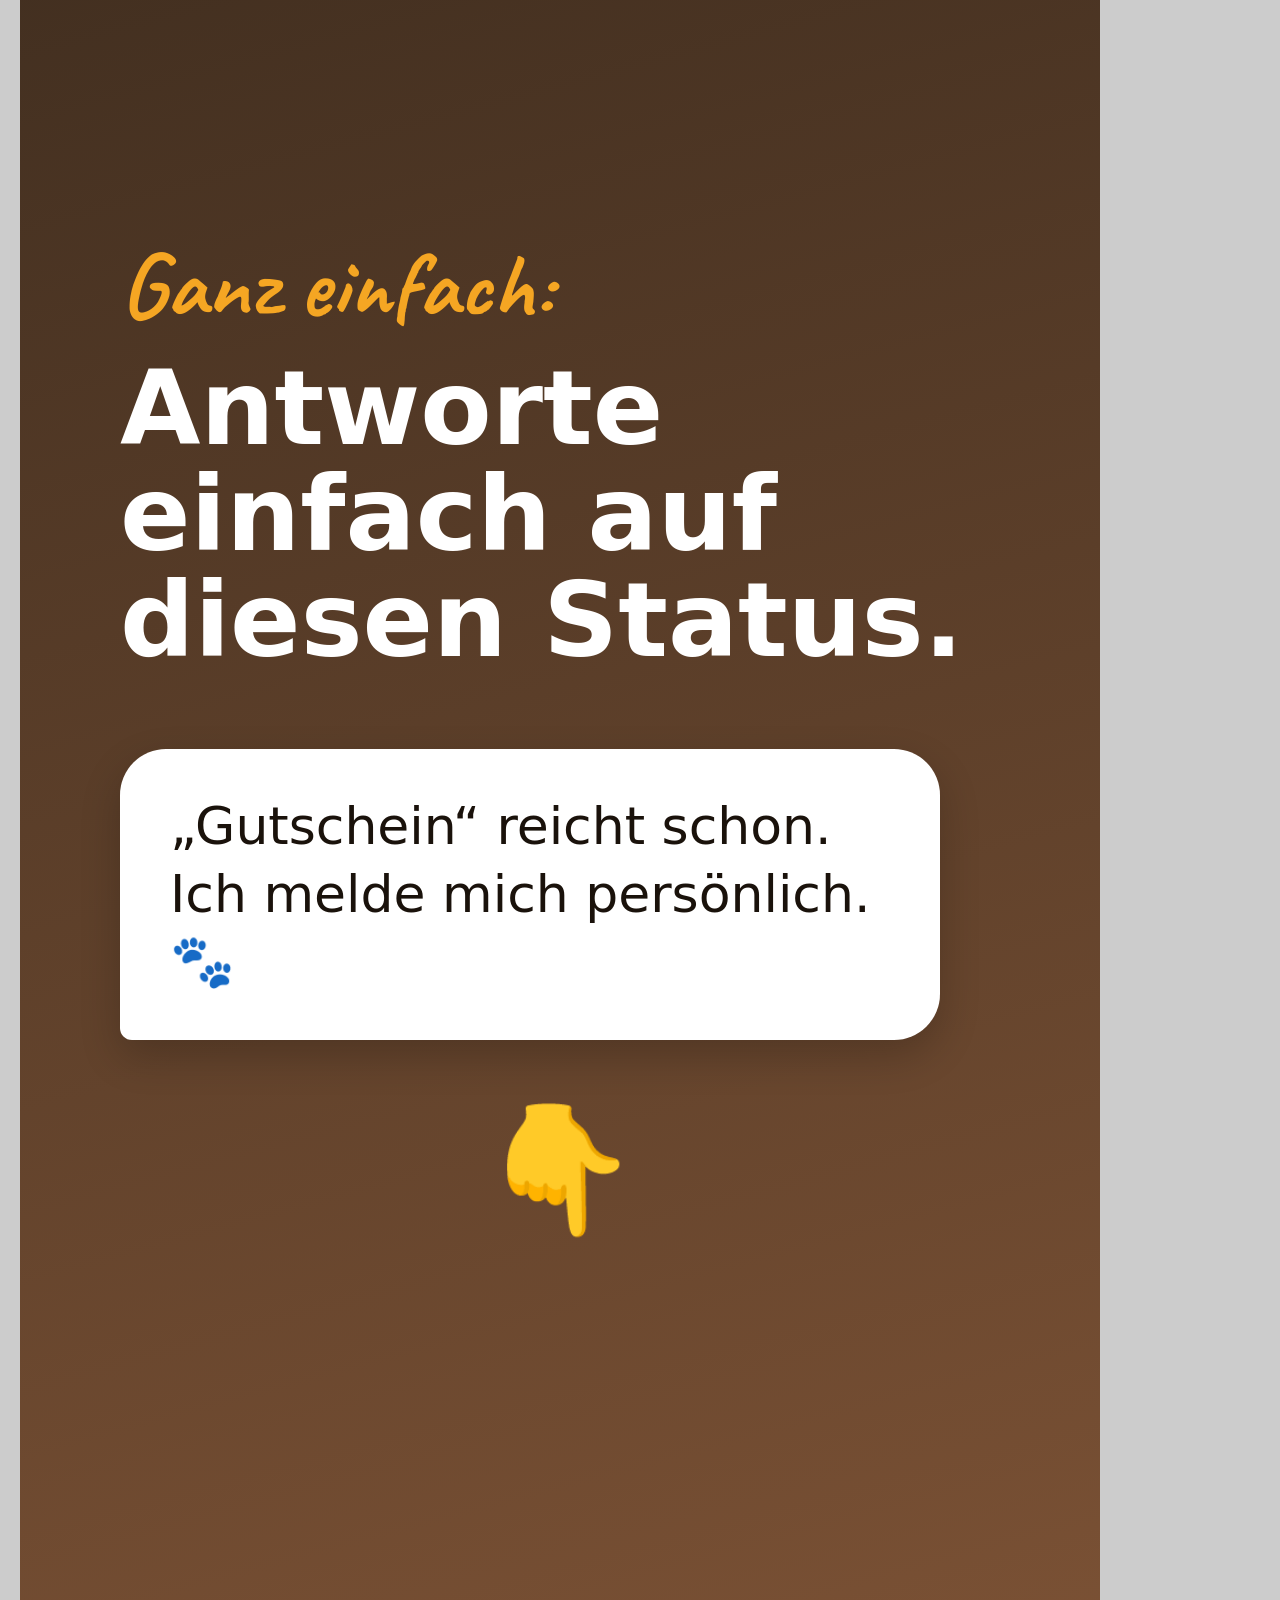
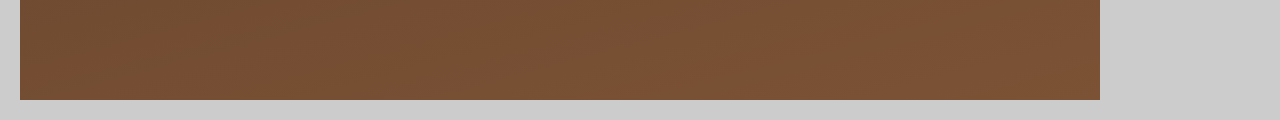
<file: angebot/status/status.html>
<!doctype html>
<html lang="de">
<head>
<meta charset="utf-8">
<title>Pottpic WhatsApp-Status</title>
<meta name="robots" content="noindex">
<link href="https://fonts.googleapis.com/css2?family=Caveat:wght@600;700&display=swap" rel="stylesheet">
<style>
:root{--ink:#1a120b;--bark:#3d2c1e;--wood:#7c5235;--amber:#e07b2a;--gold:#f5a623;--cream:#fdf7ef;--warm:#f3e8d8;--paper:#fffcf7}
*{box-sizing:border-box;margin:0;padding:0}
body{font-family:system-ui,-apple-system,"Segoe UI",Arial,sans-serif;background:#ccc;display:flex;flex-wrap:wrap;gap:20px;padding:20px}
.hand{font-family:"Caveat",cursive;font-weight:700}
.s{width:1080px;height:1920px;position:relative;overflow:hidden;display:flex;flex-direction:column;justify-content:center;padding:150px 100px;color:var(--bark)}
.dark{background:linear-gradient(165deg,var(--bark),var(--wood));color:#fff}
.light{background:radial-gradient(circle at 85% 12%,rgba(245,166,35,.22),transparent 45%),var(--cream)}
.logo{position:absolute;top:90px;left:100px;font-weight:900;font-size:46px;letter-spacing:.03em}
.logo span{color:var(--gold)}.light .logo span{color:var(--amber)}
.logo small{display:block;font-size:20px;letter-spacing:.14em;text-transform:uppercase;opacity:.75;font-weight:600}
.foot{position:absolute;bottom:110px;left:100px;right:100px;font-size:34px;opacity:.85}
.k{font-size:92px;color:var(--gold);line-height:1}
.light .k{color:var(--amber)}
h1{font-size:118px;line-height:1.02;margin:24px 0 36px}
p{font-size:48px;line-height:1.35}
.big-emoji{font-size:170px;line-height:1;margin-bottom:30px}
.card{background:var(--paper);border-radius:40px;padding:50px 54px;box-shadow:0 20px 50px rgba(26,18,11,.18);margin-bottom:36px;color:var(--bark)}
.card.hi{border:6px solid var(--amber)}
.card h2{font-size:62px}
.card .m{font-size:40px;color:var(--wood);margin-top:10px}
.card .p{font-size:110px;font-weight:900;color:var(--amber);line-height:1;margin-top:20px}
.img{width:100%;border-radius:28px;box-shadow:0 30px 60px rgba(0,0,0,.35);transform:rotate(-2deg);margin:50px 0 60px}
.bubble{background:#fff;color:var(--ink);border-radius:46px 46px 46px 12px;padding:44px 50px;font-size:52px;line-height:1.3;box-shadow:0 16px 40px rgba(0,0,0,.2);margin-top:40px;max-width:820px}
.arrow{font-size:120px;margin-top:60px;text-align:center}
</style>
</head>
<body>

<!-- 1: Aufhänger -->
<div class="s dark" id="s1" style="padding-top:200px">
  <div class="logo">POTT<span>PIC</span><small>Hundefotografie im Ruhrgebiet</small></div>
  <div style="position:relative;width:640px;margin:0 0 60px 20px"><img src="../bilder/hero.jpg" alt="" style="width:100%;display:block;border-radius:28px;border:14px solid #fff;box-shadow:0 30px 60px rgba(0,0,0,.4);transform:rotate(-2.5deg)"><div style="position:absolute;right:-70px;bottom:-30px;font-size:150px;transform:rotate(10deg)">🎁</div></div>
  <div class="k hand">Ich habe da etwas Neues …</div>
  <h1 style="font-size:96px">Das Geschenk für Hunde&shy;menschen.</h1>
  <p>Für alle, die eigentlich schon alles haben, außer ein richtig gutes Foto mit ihrem Hund. 🤎</p>
  <div class="foot">→ weiter tippen</div>
</div>

<!-- 2: Angebot -->
<div class="s light" id="s2">
  <div class="logo">POTT<span>PIC</span><small>Hundefotografie im Ruhrgebiet</small></div>
  <div class="k hand" style="margin-bottom:40px">Shooting-Gutscheine</div>
  <div class="card hi"><h2>„Kleines Glück“</h2><div class="m">30 Minuten · 5 Lieblingsbilder</div><div class="p">99 €</div></div>
  <div class="card"><h2>„Herzensmoment“</h2><div class="m">60 Minuten · 12 Lieblingsbilder · gern mit Mensch</div><div class="p">189 €</div></div>
  <p style="margin-top:10px">Geshootet wird im Frühjahr, wenn es wieder grün und hell ist. Den Termin sucht ihr euch aus.</p>
</div>

<!-- 3: So sieht es aus -->
<div class="s dark" id="s3">
  <div class="logo">POTT<span>PIC</span><small>Hundefotografie im Ruhrgebiet</small></div>
  <div class="k hand">So sieht er aus</div>
  <img class="img" src="_gutschein-vorschau.png" alt="">
  <p>Kommt als PDF. Ausdrucken, Schleife drum, fertig. Liegt also pünktlich unterm Baum.</p>
</div>

<!-- 4: Dezember -->
<div class="s light" id="s4">
  <div class="logo">POTT<span>PIC</span><small>Hundefotografie im Ruhrgebiet</small></div>
  <div class="big-emoji">🎄</div>
  <div class="k hand">Und für dich selbst?</div>
  <h1 style="font-size:100px">Bilder noch vor Weihnachten?</h1>
  <p>Schreib mir einfach. Im Dezember geht vormittags noch etwas, weil es ja so früh dunkel wird.</p>
</div>

<!-- 5: CTA -->
<div class="s dark" id="s5">
  <div class="logo">POTT<span>PIC</span><small>Hundefotografie im Ruhrgebiet</small></div>
  <div class="k hand">Ganz einfach:</div>
  <h1 style="font-size:104px">Antworte einfach auf diesen Status.</h1>
  <div class="bubble">„Gutschein“ reicht schon. Ich melde mich persönlich. 🐾</div>
  <div class="arrow">👇</div>
</div>

</body>
</html>
</file>
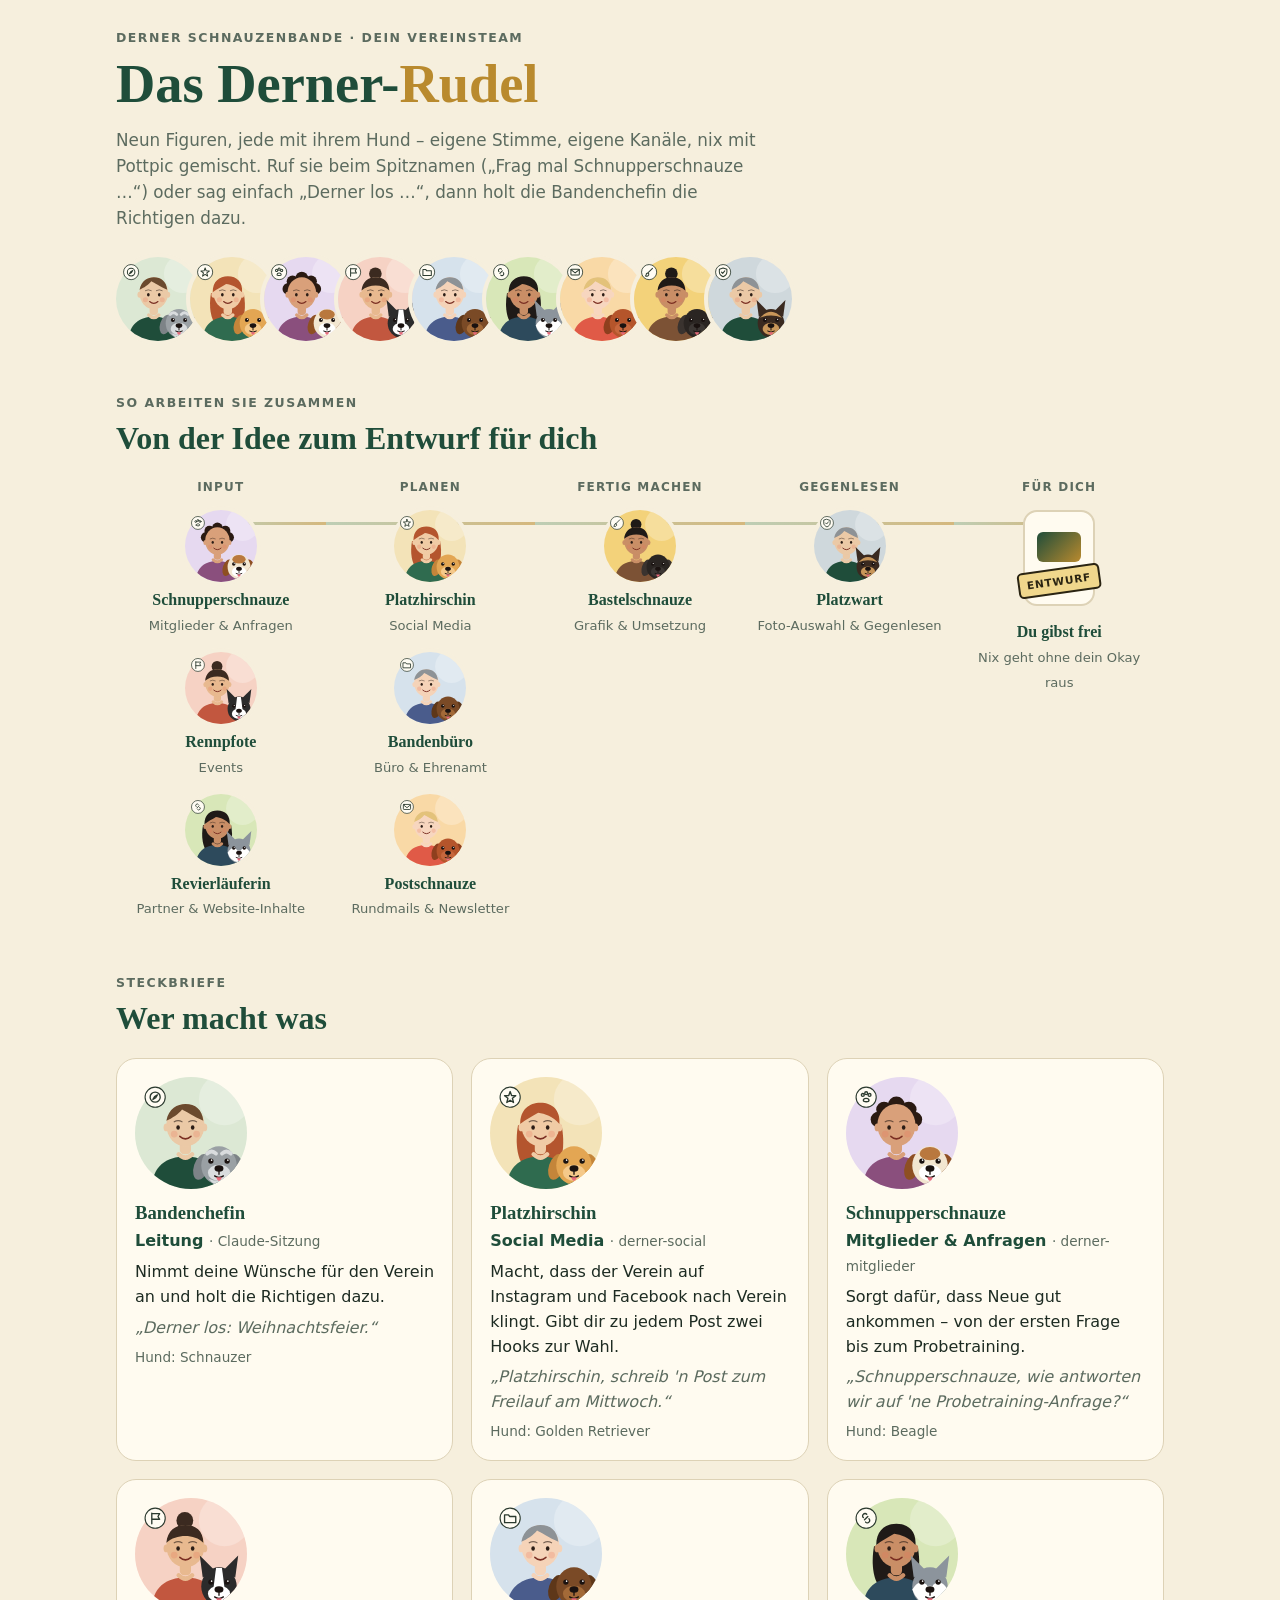
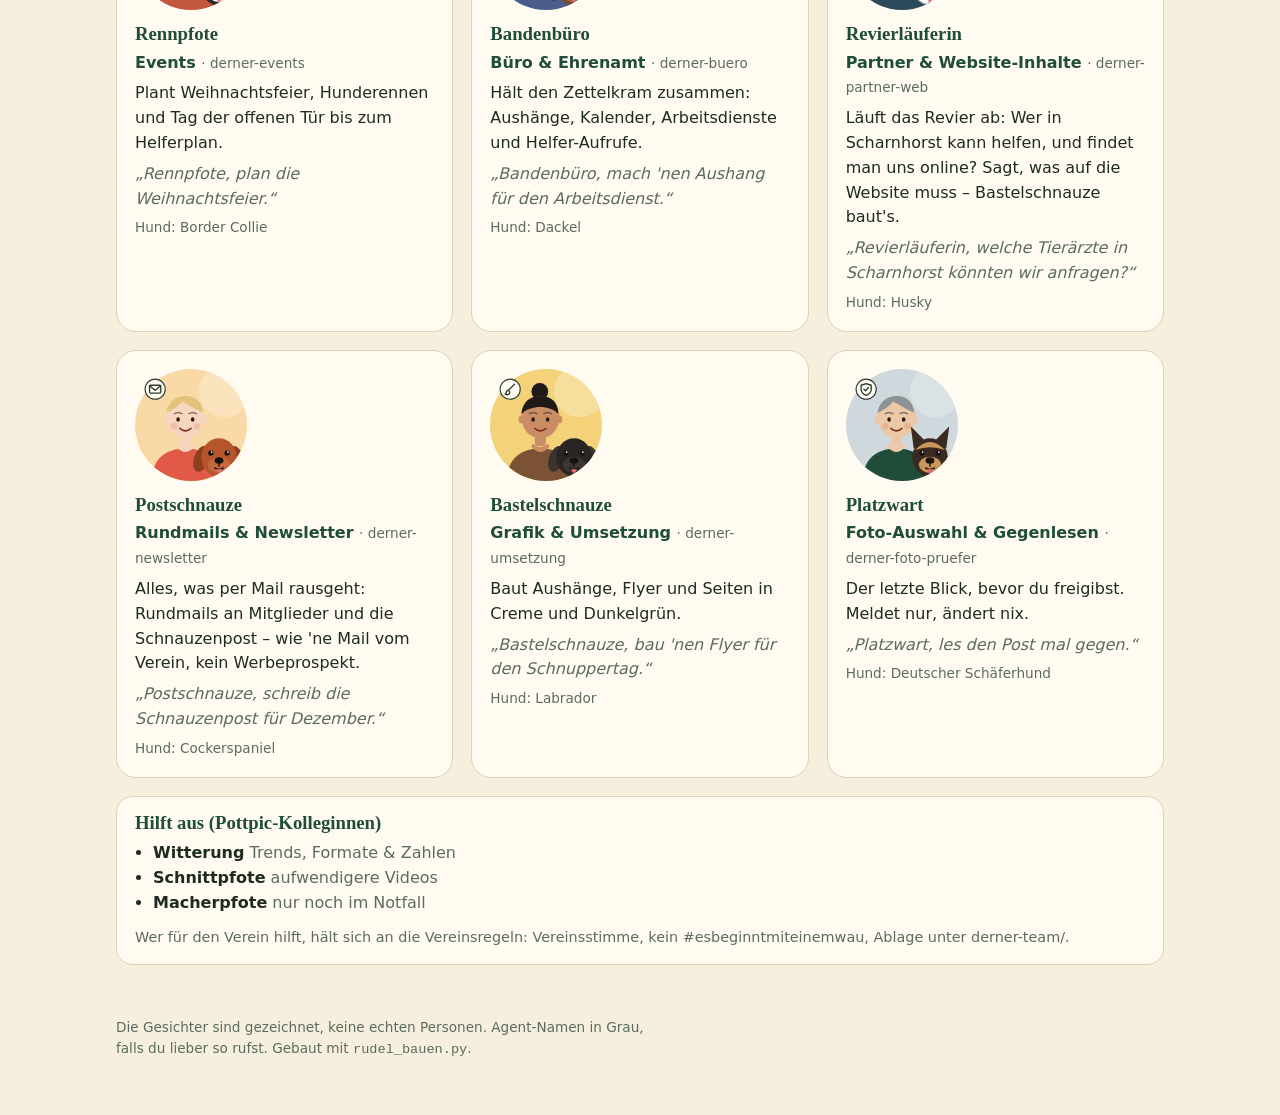
<file: derner-team/team/rudel.html>
<!doctype html>
<html lang="de"><head><meta charset="utf-8"><meta name="viewport" content="width=device-width,initial-scale=1,viewport-fit=cover">
<title>Das Derner-Rudel</title>
<style>
:root{--bg:#F6EFDD;--surface:#FFFBF0;--ink:#1D2B22;--muted:#5C6B5F;--line:#DDD2B6;--green:#1F4D3A;--gold:#B98A2E;color-scheme:light}
*{box-sizing:border-box}
body{background:var(--bg);color:var(--ink);font:16px/1.55 system-ui,-apple-system,"Segoe UI",sans-serif;margin:0}
.wrap{max-width:1080px;margin:0 auto;padding:28px max(16px,env(safe-area-inset-left,0px)) 56px;display:flex;flex-direction:column;gap:52px}
h1,h2,h3{margin:0;line-height:1.1;text-wrap:balance;font-family:Georgia,"Times New Roman",serif;color:var(--green)}
h1{font-size:clamp(2.1rem,6vw,3.4rem)} h1 em{font-style:normal;color:var(--gold)} h2{font-size:clamp(1.5rem,3.6vw,2rem)}
.eyebrow{font-size:.78rem;letter-spacing:.12em;text-transform:uppercase;color:var(--muted);font-weight:700;margin:0 0 8px}
.lead{max-width:60ch;color:var(--muted);margin:12px 0 0;font-size:1.05rem}
.av svg{display:block;width:100%;height:auto}
.rudel{display:flex;flex-wrap:wrap;margin-top:26px;padding-left:10px}
.rudel .av{width:clamp(52px,10vw,84px);margin-left:-10px;border-radius:50%;box-shadow:0 0 0 4px var(--bg)}
.flow{display:grid;grid-template-columns:repeat(5,minmax(0,1fr));margin-top:22px}
.stage{display:flex;flex-direction:column;align-items:center;gap:14px;position:relative;padding:0 8px}
.stage::before{content:"";position:absolute;top:44px;left:0;right:0;height:3px;background:linear-gradient(90deg,#8FB395,var(--gold));opacity:.55}
.stage:first-child::before{left:50%}.stage:last-child::before{right:50%}
.stage__lbl{order:-1;font-size:.75rem;letter-spacing:.1em;text-transform:uppercase;font-weight:700;color:var(--muted);text-align:center}
.stage__chips{display:flex;flex-direction:column;gap:14px;align-items:center;position:relative;z-index:1}
.chip{margin:0;display:flex;flex-direction:column;align-items:center;gap:6px;text-align:center}
.chip .av{width:72px;border-radius:50%;box-shadow:0 0 0 4px var(--bg)}
.chip figcaption b{display:block;font-family:Georgia,serif;font-size:1rem;color:var(--green)} .chip figcaption span{font-size:.82rem;color:var(--muted)}
.entwurf{width:72px;height:96px;border-radius:14px;border:2px solid var(--line);background:var(--surface);display:grid;place-items:center;position:relative}
.entwurf::after{content:"ENTWURF";position:absolute;bottom:10px;left:50%;transform:translateX(-50%) rotate(-8deg);background:#F0D78C;color:#2A2412;font-weight:800;font-size:.66rem;letter-spacing:.08em;padding:3px 7px;border-radius:5px;border:2px solid #2A2412}
.entwurf i{display:block;width:44px;height:30px;border-radius:6px;background:linear-gradient(135deg,var(--green),var(--gold));margin-bottom:22px}
@media (max-width:700px){.flow{grid-template-columns:1fr;gap:22px}.stage{flex-direction:row;align-items:center;padding:0}.stage::before{display:none}.stage__lbl{order:0;width:84px;flex:none;text-align:left}.stage__chips{flex-direction:row;flex-wrap:wrap;justify-content:flex-start}.chip .av{width:60px}}
.grid{display:grid;grid-template-columns:repeat(auto-fill,minmax(230px,1fr));gap:18px;margin-top:22px}@media (min-width:1000px){.grid{grid-template-columns:repeat(3,minmax(0,1fr))}}
.card{background:var(--surface);border:1px solid var(--line);border-radius:20px;padding:18px;display:flex;flex-direction:column;gap:14px}
.av--l{width:112px;border-radius:50%} .card__body{display:flex;flex-direction:column;gap:6px;min-width:0} .card p{margin:0}
.rolle{color:var(--green);font-weight:700} .agent{color:var(--muted);font-weight:400;font-size:.85rem}
.ruf{font-style:italic;color:var(--muted)} .hund{font-size:.85rem;color:var(--muted)}
.box{background:var(--surface);border:1px solid var(--line);border-radius:16px;padding:16px 18px;margin-top:18px}
.box ul{margin:8px 0 0;padding-left:18px} .box li span{color:var(--muted)}
footer{color:var(--muted);font-size:.85rem;max-width:62ch}
</style></head><body><div class="wrap">
<header>
 <p class="eyebrow">Derner Schnauzenbande · dein Vereinsteam</p>
 <h1>Das Derner-<em>Rudel</em></h1>
 <p class="lead">Neun Figuren, jede mit ihrem Hund – eigene Stimme, eigene Kanäle, nix mit Pottpic gemischt. Ruf sie beim Spitznamen („Frag mal Schnupperschnauze …“) oder sag einfach „Derner los …“, dann holt die Bandenchefin die Richtigen dazu.</p>
 <div class="rudel" aria-hidden="true"><div class="av"><svg xmlns="http://www.w3.org/2000/svg" viewBox="0 0 200 200" role="img" aria-label="Bandenchefin"><defs><clipPath id="c-bandenchefin-t"><circle cx="100" cy="100" r="100"/></clipPath></defs><g clip-path="url(#c-bandenchefin-t)"><rect width="200" height="200" fill="#DCE8D4"/><circle cx="160" cy="40" r="46" fill="#fff" opacity=".25"/><path d="M30 200 C30 160 56 142 90 142 C124 142 150 160 150 200 Z" fill="#1F4D3A"/><rect x="80" y="112" width="20" height="26" rx="8" fill="#EBC9A6"/><path d="M78 138 Q90 150 102 138" stroke="#EBC9A6" stroke-width="8" fill="none" stroke-linecap="round"/><ellipse cx="90" cy="86" rx="34" ry="38" fill="#EBC9A6"/><ellipse cx="56" cy="90" rx="5" ry="7" fill="#EBC9A6"/><ellipse cx="124" cy="90" rx="5" ry="7" fill="#EBC9A6"/><path d="M56 78 C60 56 76 48 90 48 C108 48 120 58 122 78 C104 70 92 62 84 58 C78 66 66 74 56 78 Z" fill="#6B4A2E"/><ellipse cx="77" cy="90" rx="3.2" ry="4" fill="#2B1D16"/><ellipse cx="103" cy="90" rx="3.2" ry="4" fill="#2B1D16"/><path d="M70 80 Q77 76 84 80" stroke="#2B1D16" stroke-width="2" fill="none" stroke-linecap="round" opacity=".6"/><path d="M96 80 Q103 76 110 80" stroke="#2B1D16" stroke-width="2" fill="none" stroke-linecap="round" opacity=".6"/><circle cx="70" cy="102" r="6" fill="#E8735A" opacity=".25"/><circle cx="110" cy="102" r="6" fill="#E8735A" opacity=".25"/><path d="M80 106 Q90 115 100 106" stroke="#7A2E22" stroke-width="2.6" fill="none" stroke-linecap="round"/><g transform="translate(150 158) scale(1.32) translate(-146 -150)"><ellipse cx="122" cy="152" rx="10" ry="18" fill="#7D8387" transform="rotate(18 122 152)"/><ellipse cx="170" cy="152" rx="10" ry="18" fill="#7D8387" transform="rotate(-18 170 152)"/><ellipse cx="146" cy="150" rx="24" ry="26" fill="#9AA0A4"/><path d="M132 168 Q146 186 160 168 Q146 174 132 168 Z" fill="#D9DCDE"/><path d="M130 134 Q136 128 142 134 M150 134 Q156 128 162 134" stroke="#D9DCDE" stroke-width="5" fill="none" stroke-linecap="round"/><ellipse cx="146" cy="160" rx="15" ry="11" fill="#D9DCDE"/><ellipse cx="146" cy="154" rx="6" ry="4.4" fill="#1A1210"/><path d="M146 158 V162 M140 164 Q146 168 152 164" stroke="#1A1210" stroke-width="1.8" fill="none" stroke-linecap="round"/><circle cx="135" cy="144" r="3.6" fill="#1A1210"/><circle cx="157" cy="144" r="3.6" fill="#1A1210"/><circle cx="136" cy="142.8" r="1.1" fill="#fff"/><circle cx="158" cy="142.8" r="1.1" fill="#fff"/><path d="M142 166 Q146 176 150 166 Z" fill="#E86A7A"/></g></g><g transform="translate(18 18)"><circle cx="18" cy="18" r="18" fill="#FFFCF3" stroke="#2B3A2F" stroke-width="2"/><circle cx="18" cy="18" r="9" stroke="#2B3A2F" stroke-width="2.4" fill="none" stroke-linecap="round" stroke-linejoin="round"/><path d="M22 14 L19 19 L14 22 L17 17 Z" stroke="#2B3A2F" stroke-width="2.4" fill="none" stroke-linecap="round" stroke-linejoin="round"/></g></svg></div><div class="av"><svg xmlns="http://www.w3.org/2000/svg" viewBox="0 0 200 200" role="img" aria-label="Platzhirschin"><defs><clipPath id="c-platzhirschin-t"><circle cx="100" cy="100" r="100"/></clipPath></defs><g clip-path="url(#c-platzhirschin-t)"><rect width="200" height="200" fill="#F3E3B8"/><circle cx="160" cy="40" r="46" fill="#fff" opacity=".25"/><path d="M50 86 C44 120 50 150 62 160 L118 160 C130 150 134 120 128 86 Z" fill="#B4552E"/><path d="M30 200 C30 160 56 142 90 142 C124 142 150 160 150 200 Z" fill="#2F6B4F"/><rect x="80" y="112" width="20" height="26" rx="8" fill="#F0CBA5"/><path d="M78 138 Q90 150 102 138" stroke="#F0CBA5" stroke-width="8" fill="none" stroke-linecap="round"/><ellipse cx="90" cy="86" rx="34" ry="38" fill="#F0CBA5"/><ellipse cx="56" cy="90" rx="5" ry="7" fill="#F0CBA5"/><ellipse cx="124" cy="90" rx="5" ry="7" fill="#F0CBA5"/><path d="M54 84 C54 58 70 46 90 46 C112 46 126 60 124 84 C112 70 98 66 86 64 C76 70 64 76 54 84 Z" fill="#B4552E"/><ellipse cx="77" cy="90" rx="3.2" ry="4" fill="#2B1D16"/><ellipse cx="103" cy="90" rx="3.2" ry="4" fill="#2B1D16"/><path d="M70 80 Q77 76 84 80" stroke="#2B1D16" stroke-width="2" fill="none" stroke-linecap="round" opacity=".6"/><path d="M96 80 Q103 76 110 80" stroke="#2B1D16" stroke-width="2" fill="none" stroke-linecap="round" opacity=".6"/><circle cx="70" cy="102" r="6" fill="#E8735A" opacity=".25"/><circle cx="110" cy="102" r="6" fill="#E8735A" opacity=".25"/><path d="M80 106 Q90 115 100 106" stroke="#7A2E22" stroke-width="2.6" fill="none" stroke-linecap="round"/><g transform="translate(150 158) scale(1.32) translate(-146 -150)"><ellipse cx="122" cy="152" rx="10" ry="18" fill="#C4853A" transform="rotate(18 122 152)"/><ellipse cx="170" cy="152" rx="10" ry="18" fill="#C4853A" transform="rotate(-18 170 152)"/><ellipse cx="146" cy="150" rx="24" ry="26" fill="#E3A653"/><ellipse cx="146" cy="160" rx="15" ry="11" fill="#F5C98A"/><ellipse cx="146" cy="154" rx="6" ry="4.4" fill="#1A1210"/><path d="M146 158 V162 M140 164 Q146 168 152 164" stroke="#1A1210" stroke-width="1.8" fill="none" stroke-linecap="round"/><circle cx="135" cy="144" r="3.6" fill="#1A1210"/><circle cx="157" cy="144" r="3.6" fill="#1A1210"/><circle cx="136" cy="142.8" r="1.1" fill="#fff"/><circle cx="158" cy="142.8" r="1.1" fill="#fff"/><path d="M142 166 Q146 176 150 166 Z" fill="#E86A7A"/></g></g><g transform="translate(18 18)"><circle cx="18" cy="18" r="18" fill="#FFFCF3" stroke="#2B3A2F" stroke-width="2"/><path d="M18 8 L20.5 15 L28 15.5 L22 20 L24 27.5 L18 23.5 L12 27.5 L14 20 L8 15.5 L15.5 15 Z" stroke="#2B3A2F" stroke-width="2.4" fill="none" stroke-linecap="round" stroke-linejoin="round"/></g></svg></div><div class="av"><svg xmlns="http://www.w3.org/2000/svg" viewBox="0 0 200 200" role="img" aria-label="Schnupperschnauze"><defs><clipPath id="c-schnupperschnauze-t"><circle cx="100" cy="100" r="100"/></clipPath></defs><g clip-path="url(#c-schnupperschnauze-t)"><rect width="200" height="200" fill="#E6D9F0"/><circle cx="160" cy="40" r="46" fill="#fff" opacity=".25"/><g fill="#2A1A12"><circle cx="58" cy="76" r="14"/><circle cx="68" cy="58" r="14"/><circle cx="90" cy="50" r="15"/><circle cx="112" cy="58" r="14"/><circle cx="122" cy="76" r="14"/></g><path d="M30 200 C30 160 56 142 90 142 C124 142 150 160 150 200 Z" fill="#8A4F7D"/><rect x="80" y="112" width="20" height="26" rx="8" fill="#D9A07A"/><path d="M78 138 Q90 150 102 138" stroke="#D9A07A" stroke-width="8" fill="none" stroke-linecap="round"/><ellipse cx="90" cy="86" rx="34" ry="38" fill="#D9A07A"/><ellipse cx="56" cy="90" rx="5" ry="7" fill="#D9A07A"/><ellipse cx="124" cy="90" rx="5" ry="7" fill="#D9A07A"/><ellipse cx="77" cy="90" rx="3.2" ry="4" fill="#2B1D16"/><ellipse cx="103" cy="90" rx="3.2" ry="4" fill="#2B1D16"/><path d="M70 80 Q77 76 84 80" stroke="#2B1D16" stroke-width="2" fill="none" stroke-linecap="round" opacity=".6"/><path d="M96 80 Q103 76 110 80" stroke="#2B1D16" stroke-width="2" fill="none" stroke-linecap="round" opacity=".6"/><circle cx="70" cy="102" r="6" fill="#E8735A" opacity=".25"/><circle cx="110" cy="102" r="6" fill="#E8735A" opacity=".25"/><path d="M80 106 Q90 115 100 106" stroke="#7A2E22" stroke-width="2.6" fill="none" stroke-linecap="round"/><g transform="translate(150 158) scale(1.32) translate(-146 -150)"><ellipse cx="122" cy="152" rx="10" ry="18" fill="#8E4F22" transform="rotate(18 122 152)"/><ellipse cx="170" cy="152" rx="10" ry="18" fill="#8E4F22" transform="rotate(-18 170 152)"/><ellipse cx="146" cy="150" rx="24" ry="26" fill="#F2E6D0"/><ellipse cx="146" cy="134" rx="14" ry="9" fill="#B9783E"/><ellipse cx="146" cy="160" rx="15" ry="11" fill="#FFFFFF"/><ellipse cx="146" cy="154" rx="6" ry="4.4" fill="#1A1210"/><path d="M146 158 V162 M140 164 Q146 168 152 164" stroke="#1A1210" stroke-width="1.8" fill="none" stroke-linecap="round"/><circle cx="135" cy="144" r="3.6" fill="#1A1210"/><circle cx="157" cy="144" r="3.6" fill="#1A1210"/><circle cx="136" cy="142.8" r="1.1" fill="#fff"/><circle cx="158" cy="142.8" r="1.1" fill="#fff"/><path d="M142 166 Q146 176 150 166 Z" fill="#E86A7A"/></g></g><g transform="translate(18 18)"><circle cx="18" cy="18" r="18" fill="#FFFCF3" stroke="#2B3A2F" stroke-width="2"/><circle cx="12" cy="14" r="2.6" stroke="#2B3A2F" stroke-width="2.4" fill="none" stroke-linecap="round" stroke-linejoin="round"/><circle cx="18" cy="11" r="2.6" stroke="#2B3A2F" stroke-width="2.4" fill="none" stroke-linecap="round" stroke-linejoin="round"/><circle cx="24" cy="14" r="2.6" stroke="#2B3A2F" stroke-width="2.4" fill="none" stroke-linecap="round" stroke-linejoin="round"/><path d="M13 24 C13 19 23 19 23 24 C23 27 13 27 13 24 Z" stroke="#2B3A2F" stroke-width="2.4" fill="none" stroke-linecap="round" stroke-linejoin="round"/></g></svg></div><div class="av"><svg xmlns="http://www.w3.org/2000/svg" viewBox="0 0 200 200" role="img" aria-label="Rennpfote"><defs><clipPath id="c-rennpfote-t"><circle cx="100" cy="100" r="100"/></clipPath></defs><g clip-path="url(#c-rennpfote-t)"><rect width="200" height="200" fill="#F6D2C4"/><circle cx="160" cy="40" r="46" fill="#fff" opacity=".25"/><circle cx="89" cy="40" r="15" fill="#3B2A20"/><path d="M30 200 C30 160 56 142 90 142 C124 142 150 160 150 200 Z" fill="#C2573F"/><rect x="80" y="112" width="20" height="26" rx="8" fill="#E8B98F"/><path d="M78 138 Q90 150 102 138" stroke="#E8B98F" stroke-width="8" fill="none" stroke-linecap="round"/><ellipse cx="90" cy="86" rx="34" ry="38" fill="#E8B98F"/><ellipse cx="56" cy="90" rx="5" ry="7" fill="#E8B98F"/><ellipse cx="124" cy="90" rx="5" ry="7" fill="#E8B98F"/><path d="M56 80 C58 58 72 48 90 48 C108 48 122 58 122 80 C106 64 74 64 56 80 Z" fill="#3B2A20"/><ellipse cx="77" cy="90" rx="3.2" ry="4" fill="#2B1D16"/><ellipse cx="103" cy="90" rx="3.2" ry="4" fill="#2B1D16"/><path d="M70 80 Q77 76 84 80" stroke="#2B1D16" stroke-width="2" fill="none" stroke-linecap="round" opacity=".6"/><path d="M96 80 Q103 76 110 80" stroke="#2B1D16" stroke-width="2" fill="none" stroke-linecap="round" opacity=".6"/><circle cx="70" cy="102" r="6" fill="#E8735A" opacity=".25"/><circle cx="110" cy="102" r="6" fill="#E8735A" opacity=".25"/><path d="M80 106 Q90 115 100 106" stroke="#7A2E22" stroke-width="2.6" fill="none" stroke-linecap="round"/><g transform="translate(150 158) scale(1.32) translate(-146 -150)"><path d="M124 138 L120 108 L140 128 Z" fill="#2B2B2B"/><path d="M168 138 L172 108 L152 128 Z" fill="#2B2B2B"/><ellipse cx="146" cy="150" rx="24" ry="26" fill="#2B2B2B"/><path d="M142 125 L150 125 L154 156 L138 156 Z" fill="#fff"/><ellipse cx="146" cy="160" rx="15" ry="11" fill="#FFFFFF"/><ellipse cx="146" cy="154" rx="6" ry="4.4" fill="#1A1210"/><path d="M146 158 V162 M140 164 Q146 168 152 164" stroke="#1A1210" stroke-width="1.8" fill="none" stroke-linecap="round"/><circle cx="135" cy="144" r="3.6" fill="#1A1210"/><circle cx="157" cy="144" r="3.6" fill="#1A1210"/><circle cx="136" cy="142.8" r="1.1" fill="#fff"/><circle cx="158" cy="142.8" r="1.1" fill="#fff"/><path d="M142 166 Q146 176 150 166 Z" fill="#E86A7A"/></g></g><g transform="translate(18 18)"><circle cx="18" cy="18" r="18" fill="#FFFCF3" stroke="#2B3A2F" stroke-width="2"/><path d="M12 28 V9 M12 10 H26 L23 15 L26 20 H12" stroke="#2B3A2F" stroke-width="2.4" fill="none" stroke-linecap="round" stroke-linejoin="round"/></g></svg></div><div class="av"><svg xmlns="http://www.w3.org/2000/svg" viewBox="0 0 200 200" role="img" aria-label="Bandenbüro"><defs><clipPath id="c-bandenbuero-t"><circle cx="100" cy="100" r="100"/></clipPath></defs><g clip-path="url(#c-bandenbuero-t)"><rect width="200" height="200" fill="#D6E2EC"/><circle cx="160" cy="40" r="46" fill="#fff" opacity=".25"/><path d="M30 200 C30 160 56 142 90 142 C124 142 150 160 150 200 Z" fill="#4A5C8C"/><rect x="80" y="112" width="20" height="26" rx="8" fill="#F5D3B8"/><path d="M78 138 Q90 150 102 138" stroke="#F5D3B8" stroke-width="8" fill="none" stroke-linecap="round"/><ellipse cx="90" cy="86" rx="34" ry="38" fill="#F5D3B8"/><ellipse cx="56" cy="90" rx="5" ry="7" fill="#F5D3B8"/><ellipse cx="124" cy="90" rx="5" ry="7" fill="#F5D3B8"/><path d="M56 78 C60 56 76 48 90 48 C108 48 120 58 122 78 C104 70 92 62 84 58 C78 66 66 74 56 78 Z" fill="#8D9296"/><ellipse cx="77" cy="90" rx="3.2" ry="4" fill="#2B1D16"/><ellipse cx="103" cy="90" rx="3.2" ry="4" fill="#2B1D16"/><path d="M70 80 Q77 76 84 80" stroke="#2B1D16" stroke-width="2" fill="none" stroke-linecap="round" opacity=".6"/><path d="M96 80 Q103 76 110 80" stroke="#2B1D16" stroke-width="2" fill="none" stroke-linecap="round" opacity=".6"/><circle cx="70" cy="102" r="6" fill="#E8735A" opacity=".25"/><circle cx="110" cy="102" r="6" fill="#E8735A" opacity=".25"/><path d="M80 106 Q90 115 100 106" stroke="#7A2E22" stroke-width="2.6" fill="none" stroke-linecap="round"/><g transform="translate(150 158) scale(1.32) translate(-146 -150)"><ellipse cx="122" cy="152" rx="10" ry="18" fill="#5E3719" transform="rotate(18 122 152)"/><ellipse cx="170" cy="152" rx="10" ry="18" fill="#5E3719" transform="rotate(-18 170 152)"/><ellipse cx="146" cy="150" rx="24" ry="26" fill="#7A4A26"/><ellipse cx="146" cy="160" rx="15" ry="11" fill="#A36A38"/><ellipse cx="146" cy="154" rx="6" ry="4.4" fill="#1A1210"/><path d="M146 158 V162 M140 164 Q146 168 152 164" stroke="#1A1210" stroke-width="1.8" fill="none" stroke-linecap="round"/><circle cx="135" cy="144" r="3.6" fill="#1A1210"/><circle cx="157" cy="144" r="3.6" fill="#1A1210"/><circle cx="136" cy="142.8" r="1.1" fill="#fff"/><circle cx="158" cy="142.8" r="1.1" fill="#fff"/><path d="M142 166 Q146 176 150 166 Z" fill="#E86A7A"/></g></g><g transform="translate(18 18)"><circle cx="18" cy="18" r="18" fill="#FFFCF3" stroke="#2B3A2F" stroke-width="2"/><path d="M8 12 H15 L17 15 H28 V26 H8 Z" stroke="#2B3A2F" stroke-width="2.4" fill="none" stroke-linecap="round" stroke-linejoin="round"/></g></svg></div><div class="av"><svg xmlns="http://www.w3.org/2000/svg" viewBox="0 0 200 200" role="img" aria-label="Revierläuferin"><defs><clipPath id="c-revierlaeuferin-t"><circle cx="100" cy="100" r="100"/></clipPath></defs><g clip-path="url(#c-revierlaeuferin-t)"><rect width="200" height="200" fill="#D8E7B8"/><circle cx="160" cy="40" r="46" fill="#fff" opacity=".25"/><path d="M50 86 C44 120 50 150 62 160 L118 160 C130 150 134 120 128 86 Z" fill="#1F1A17"/><path d="M30 200 C30 160 56 142 90 142 C124 142 150 160 150 200 Z" fill="#2D4A5C"/><rect x="80" y="112" width="20" height="26" rx="8" fill="#C98E66"/><path d="M78 138 Q90 150 102 138" stroke="#C98E66" stroke-width="8" fill="none" stroke-linecap="round"/><ellipse cx="90" cy="86" rx="34" ry="38" fill="#C98E66"/><ellipse cx="56" cy="90" rx="5" ry="7" fill="#C98E66"/><ellipse cx="124" cy="90" rx="5" ry="7" fill="#C98E66"/><path d="M54 84 C54 58 70 46 90 46 C112 46 126 60 124 84 C112 70 98 66 86 64 C76 70 64 76 54 84 Z" fill="#1F1A17"/><ellipse cx="77" cy="90" rx="3.2" ry="4" fill="#2B1D16"/><ellipse cx="103" cy="90" rx="3.2" ry="4" fill="#2B1D16"/><path d="M70 80 Q77 76 84 80" stroke="#2B1D16" stroke-width="2" fill="none" stroke-linecap="round" opacity=".6"/><path d="M96 80 Q103 76 110 80" stroke="#2B1D16" stroke-width="2" fill="none" stroke-linecap="round" opacity=".6"/><circle cx="70" cy="102" r="6" fill="#E8735A" opacity=".25"/><circle cx="110" cy="102" r="6" fill="#E8735A" opacity=".25"/><path d="M80 106 Q90 115 100 106" stroke="#7A2E22" stroke-width="2.6" fill="none" stroke-linecap="round"/><g transform="translate(150 158) scale(1.32) translate(-146 -150)"><path d="M124 138 L120 108 L140 128 Z" fill="#8C949C"/><path d="M168 138 L172 108 L152 128 Z" fill="#8C949C"/><ellipse cx="146" cy="150" rx="24" ry="26" fill="#8C949C"/><path d="M122 154 Q132 138 142 148 L144 174 Q128 172 122 154 Z" fill="#fff"/><path d="M170 154 Q160 138 150 148 L148 174 Q164 172 170 154 Z" fill="#fff"/><ellipse cx="146" cy="160" rx="15" ry="11" fill="#FFFFFF"/><ellipse cx="146" cy="154" rx="6" ry="4.4" fill="#1A1210"/><path d="M146 158 V162 M140 164 Q146 168 152 164" stroke="#1A1210" stroke-width="1.8" fill="none" stroke-linecap="round"/><circle cx="135" cy="144" r="3.6" fill="#1A1210"/><circle cx="157" cy="144" r="3.6" fill="#1A1210"/><circle cx="136" cy="142.8" r="1.1" fill="#fff"/><circle cx="158" cy="142.8" r="1.1" fill="#fff"/><path d="M142 166 Q146 176 150 166 Z" fill="#E86A7A"/></g></g><g transform="translate(18 18)"><circle cx="18" cy="18" r="18" fill="#FFFCF3" stroke="#2B3A2F" stroke-width="2"/><path d="M15 21 L21 15 M13 17 a4 4 0 0 1 0 -6 a4 4 0 0 1 6 0 M23 19 a4 4 0 0 1 0 6 a4 4 0 0 1 -6 0" stroke="#2B3A2F" stroke-width="2.4" fill="none" stroke-linecap="round" stroke-linejoin="round"/></g></svg></div><div class="av"><svg xmlns="http://www.w3.org/2000/svg" viewBox="0 0 200 200" role="img" aria-label="Postschnauze"><defs><clipPath id="c-postschnauze-t"><circle cx="100" cy="100" r="100"/></clipPath></defs><g clip-path="url(#c-postschnauze-t)"><rect width="200" height="200" fill="#F9D9A6"/><circle cx="160" cy="40" r="46" fill="#fff" opacity=".25"/><path d="M30 200 C30 160 56 142 90 142 C124 142 150 160 150 200 Z" fill="#E05A47"/><rect x="80" y="112" width="20" height="26" rx="8" fill="#F7D6BF"/><path d="M78 138 Q90 150 102 138" stroke="#F7D6BF" stroke-width="8" fill="none" stroke-linecap="round"/><ellipse cx="90" cy="86" rx="34" ry="38" fill="#F7D6BF"/><ellipse cx="56" cy="90" rx="5" ry="7" fill="#F7D6BF"/><ellipse cx="124" cy="90" rx="5" ry="7" fill="#F7D6BF"/><path d="M56 78 C60 56 76 48 90 48 C108 48 120 58 122 78 C104 70 92 62 84 58 C78 66 66 74 56 78 Z" fill="#E3C27A"/><ellipse cx="77" cy="90" rx="3.2" ry="4" fill="#2B1D16"/><ellipse cx="103" cy="90" rx="3.2" ry="4" fill="#2B1D16"/><path d="M70 80 Q77 76 84 80" stroke="#2B1D16" stroke-width="2" fill="none" stroke-linecap="round" opacity=".6"/><path d="M96 80 Q103 76 110 80" stroke="#2B1D16" stroke-width="2" fill="none" stroke-linecap="round" opacity=".6"/><circle cx="70" cy="102" r="6" fill="#E8735A" opacity=".25"/><circle cx="110" cy="102" r="6" fill="#E8735A" opacity=".25"/><path d="M80 106 Q90 115 100 106" stroke="#7A2E22" stroke-width="2.6" fill="none" stroke-linecap="round"/><g transform="translate(150 158) scale(1.32) translate(-146 -150)"><ellipse cx="122" cy="152" rx="10" ry="18" fill="#8E3F1E" transform="rotate(18 122 152)"/><ellipse cx="170" cy="152" rx="10" ry="18" fill="#8E3F1E" transform="rotate(-18 170 152)"/><ellipse cx="146" cy="150" rx="24" ry="26" fill="#B5552B"/><ellipse cx="146" cy="160" rx="15" ry="11" fill="#C7673D"/><ellipse cx="146" cy="154" rx="6" ry="4.4" fill="#1A1210"/><path d="M146 158 V162 M140 164 Q146 168 152 164" stroke="#1A1210" stroke-width="1.8" fill="none" stroke-linecap="round"/><circle cx="135" cy="144" r="3.6" fill="#1A1210"/><circle cx="157" cy="144" r="3.6" fill="#1A1210"/><circle cx="136" cy="142.8" r="1.1" fill="#fff"/><circle cx="158" cy="142.8" r="1.1" fill="#fff"/><path d="M142 166 Q146 176 150 166 Z" fill="#E86A7A"/></g></g><g transform="translate(18 18)"><circle cx="18" cy="18" r="18" fill="#FFFCF3" stroke="#2B3A2F" stroke-width="2"/><rect x="8" y="11" width="20" height="14" rx="2" stroke="#2B3A2F" stroke-width="2.4" fill="none" stroke-linecap="round" stroke-linejoin="round"/><path d="M8 12 L18 20 L28 12" stroke="#2B3A2F" stroke-width="2.4" fill="none" stroke-linecap="round" stroke-linejoin="round"/></g></svg></div><div class="av"><svg xmlns="http://www.w3.org/2000/svg" viewBox="0 0 200 200" role="img" aria-label="Bastelschnauze"><defs><clipPath id="c-bastelschnauze-t"><circle cx="100" cy="100" r="100"/></clipPath></defs><g clip-path="url(#c-bastelschnauze-t)"><rect width="200" height="200" fill="#F3D27A"/><circle cx="160" cy="40" r="46" fill="#fff" opacity=".25"/><circle cx="89" cy="40" r="15" fill="#1F1A17"/><path d="M30 200 C30 160 56 142 90 142 C124 142 150 160 150 200 Z" fill="#7C5235"/><rect x="80" y="112" width="20" height="26" rx="8" fill="#C98E66"/><path d="M78 138 Q90 150 102 138" stroke="#C98E66" stroke-width="8" fill="none" stroke-linecap="round"/><ellipse cx="90" cy="86" rx="34" ry="38" fill="#C98E66"/><ellipse cx="56" cy="90" rx="5" ry="7" fill="#C98E66"/><ellipse cx="124" cy="90" rx="5" ry="7" fill="#C98E66"/><path d="M56 80 C58 58 72 48 90 48 C108 48 122 58 122 80 C106 64 74 64 56 80 Z" fill="#1F1A17"/><ellipse cx="77" cy="90" rx="3.2" ry="4" fill="#2B1D16"/><ellipse cx="103" cy="90" rx="3.2" ry="4" fill="#2B1D16"/><path d="M70 80 Q77 76 84 80" stroke="#2B1D16" stroke-width="2" fill="none" stroke-linecap="round" opacity=".6"/><path d="M96 80 Q103 76 110 80" stroke="#2B1D16" stroke-width="2" fill="none" stroke-linecap="round" opacity=".6"/><circle cx="70" cy="102" r="6" fill="#E8735A" opacity=".25"/><circle cx="110" cy="102" r="6" fill="#E8735A" opacity=".25"/><path d="M80 106 Q90 115 100 106" stroke="#7A2E22" stroke-width="2.6" fill="none" stroke-linecap="round"/><g transform="translate(150 158) scale(1.32) translate(-146 -150)"><ellipse cx="122" cy="152" rx="10" ry="18" fill="#3A332F" transform="rotate(18 122 152)"/><ellipse cx="170" cy="152" rx="10" ry="18" fill="#3A332F" transform="rotate(-18 170 152)"/><ellipse cx="146" cy="150" rx="24" ry="26" fill="#2A2522"/><ellipse cx="146" cy="160" rx="15" ry="11" fill="#3C3734"/><ellipse cx="146" cy="154" rx="6" ry="4.4" fill="#1A1210"/><path d="M146 158 V162 M140 164 Q146 168 152 164" stroke="#1A1210" stroke-width="1.8" fill="none" stroke-linecap="round"/><circle cx="135" cy="144" r="3.6" fill="#1A1210"/><circle cx="157" cy="144" r="3.6" fill="#1A1210"/><circle cx="136" cy="142.8" r="1.1" fill="#fff"/><circle cx="158" cy="142.8" r="1.1" fill="#fff"/><path d="M142 166 Q146 176 150 166 Z" fill="#E86A7A"/></g></g><g transform="translate(18 18)"><circle cx="18" cy="18" r="18" fill="#FFFCF3" stroke="#2B3A2F" stroke-width="2"/><path d="M26 9 L15 20 M15 20 a4 4 0 0 0 -4 4 a3 3 0 0 1 -2 3 a6 6 0 0 0 8 -2 a4 4 0 0 0 -2 -5" stroke="#2B3A2F" stroke-width="2.4" fill="none" stroke-linecap="round" stroke-linejoin="round"/></g></svg></div><div class="av"><svg xmlns="http://www.w3.org/2000/svg" viewBox="0 0 200 200" role="img" aria-label="Platzwart"><defs><clipPath id="c-platzwart-t"><circle cx="100" cy="100" r="100"/></clipPath></defs><g clip-path="url(#c-platzwart-t)"><rect width="200" height="200" fill="#CFD8DC"/><circle cx="160" cy="40" r="46" fill="#fff" opacity=".25"/><path d="M30 200 C30 160 56 142 90 142 C124 142 150 160 150 200 Z" fill="#1F4D3A"/><rect x="80" y="112" width="20" height="26" rx="8" fill="#EBC9A6"/><path d="M78 138 Q90 150 102 138" stroke="#EBC9A6" stroke-width="8" fill="none" stroke-linecap="round"/><ellipse cx="90" cy="86" rx="34" ry="38" fill="#EBC9A6"/><ellipse cx="56" cy="90" rx="5" ry="7" fill="#EBC9A6"/><ellipse cx="124" cy="90" rx="5" ry="7" fill="#EBC9A6"/><path d="M56 78 C60 56 76 48 90 48 C108 48 120 58 122 78 C104 70 92 62 84 58 C78 66 66 74 56 78 Z" fill="#8D9296"/><ellipse cx="77" cy="90" rx="3.2" ry="4" fill="#2B1D16"/><ellipse cx="103" cy="90" rx="3.2" ry="4" fill="#2B1D16"/><path d="M70 80 Q77 76 84 80" stroke="#2B1D16" stroke-width="2" fill="none" stroke-linecap="round" opacity=".6"/><path d="M96 80 Q103 76 110 80" stroke="#2B1D16" stroke-width="2" fill="none" stroke-linecap="round" opacity=".6"/><circle cx="70" cy="102" r="6" fill="#E8735A" opacity=".25"/><circle cx="110" cy="102" r="6" fill="#E8735A" opacity=".25"/><path d="M80 106 Q90 115 100 106" stroke="#7A2E22" stroke-width="2.6" fill="none" stroke-linecap="round"/><g transform="translate(150 158) scale(1.32) translate(-146 -150)"><path d="M124 138 L120 108 L140 128 Z" fill="#3A2A20"/><path d="M168 138 L172 108 L152 128 Z" fill="#3A2A20"/><ellipse cx="146" cy="150" rx="24" ry="26" fill="#3A2A20"/><path d="M126 140 Q146 118 166 140 Q146 132 126 140 Z" fill="#C9975A"/><ellipse cx="146" cy="160" rx="15" ry="11" fill="#C9975A"/><ellipse cx="146" cy="154" rx="6" ry="4.4" fill="#1A1210"/><path d="M146 158 V162 M140 164 Q146 168 152 164" stroke="#1A1210" stroke-width="1.8" fill="none" stroke-linecap="round"/><circle cx="135" cy="144" r="3.6" fill="#1A1210"/><circle cx="157" cy="144" r="3.6" fill="#1A1210"/><circle cx="136" cy="142.8" r="1.1" fill="#fff"/><circle cx="158" cy="142.8" r="1.1" fill="#fff"/><path d="M142 166 Q146 176 150 166 Z" fill="#E86A7A"/></g></g><g transform="translate(18 18)"><circle cx="18" cy="18" r="18" fill="#FFFCF3" stroke="#2B3A2F" stroke-width="2"/><path d="M18 8 L27 11 V18 C27 23 23 27 18 29 C13 27 9 23 9 18 V11 Z" stroke="#2B3A2F" stroke-width="2.4" fill="none" stroke-linecap="round" stroke-linejoin="round"/><path d="M14 18 l3 3 l5-6" stroke="#2B3A2F" stroke-width="2.4" fill="none" stroke-linecap="round" stroke-linejoin="round"/></g></svg></div></div>
</header>
<section aria-labelledby="h-ablauf">
 <p class="eyebrow">So arbeiten sie zusammen</p>
 <h2 id="h-ablauf">Von der Idee zum Entwurf für dich</h2>
 <div class="flow">
  <div class="stage"><div class="stage__lbl">Input</div><div class="stage__chips"><figure class="chip"><div class="av"><svg xmlns="http://www.w3.org/2000/svg" viewBox="0 0 200 200" role="img" aria-label="Schnupperschnauze"><defs><clipPath id="c-schnupperschnauze-f"><circle cx="100" cy="100" r="100"/></clipPath></defs><g clip-path="url(#c-schnupperschnauze-f)"><rect width="200" height="200" fill="#E6D9F0"/><circle cx="160" cy="40" r="46" fill="#fff" opacity=".25"/><g fill="#2A1A12"><circle cx="58" cy="76" r="14"/><circle cx="68" cy="58" r="14"/><circle cx="90" cy="50" r="15"/><circle cx="112" cy="58" r="14"/><circle cx="122" cy="76" r="14"/></g><path d="M30 200 C30 160 56 142 90 142 C124 142 150 160 150 200 Z" fill="#8A4F7D"/><rect x="80" y="112" width="20" height="26" rx="8" fill="#D9A07A"/><path d="M78 138 Q90 150 102 138" stroke="#D9A07A" stroke-width="8" fill="none" stroke-linecap="round"/><ellipse cx="90" cy="86" rx="34" ry="38" fill="#D9A07A"/><ellipse cx="56" cy="90" rx="5" ry="7" fill="#D9A07A"/><ellipse cx="124" cy="90" rx="5" ry="7" fill="#D9A07A"/><ellipse cx="77" cy="90" rx="3.2" ry="4" fill="#2B1D16"/><ellipse cx="103" cy="90" rx="3.2" ry="4" fill="#2B1D16"/><path d="M70 80 Q77 76 84 80" stroke="#2B1D16" stroke-width="2" fill="none" stroke-linecap="round" opacity=".6"/><path d="M96 80 Q103 76 110 80" stroke="#2B1D16" stroke-width="2" fill="none" stroke-linecap="round" opacity=".6"/><circle cx="70" cy="102" r="6" fill="#E8735A" opacity=".25"/><circle cx="110" cy="102" r="6" fill="#E8735A" opacity=".25"/><path d="M80 106 Q90 115 100 106" stroke="#7A2E22" stroke-width="2.6" fill="none" stroke-linecap="round"/><g transform="translate(150 158) scale(1.32) translate(-146 -150)"><ellipse cx="122" cy="152" rx="10" ry="18" fill="#8E4F22" transform="rotate(18 122 152)"/><ellipse cx="170" cy="152" rx="10" ry="18" fill="#8E4F22" transform="rotate(-18 170 152)"/><ellipse cx="146" cy="150" rx="24" ry="26" fill="#F2E6D0"/><ellipse cx="146" cy="134" rx="14" ry="9" fill="#B9783E"/><ellipse cx="146" cy="160" rx="15" ry="11" fill="#FFFFFF"/><ellipse cx="146" cy="154" rx="6" ry="4.4" fill="#1A1210"/><path d="M146 158 V162 M140 164 Q146 168 152 164" stroke="#1A1210" stroke-width="1.8" fill="none" stroke-linecap="round"/><circle cx="135" cy="144" r="3.6" fill="#1A1210"/><circle cx="157" cy="144" r="3.6" fill="#1A1210"/><circle cx="136" cy="142.8" r="1.1" fill="#fff"/><circle cx="158" cy="142.8" r="1.1" fill="#fff"/><path d="M142 166 Q146 176 150 166 Z" fill="#E86A7A"/></g></g><g transform="translate(18 18)"><circle cx="18" cy="18" r="18" fill="#FFFCF3" stroke="#2B3A2F" stroke-width="2"/><circle cx="12" cy="14" r="2.6" stroke="#2B3A2F" stroke-width="2.4" fill="none" stroke-linecap="round" stroke-linejoin="round"/><circle cx="18" cy="11" r="2.6" stroke="#2B3A2F" stroke-width="2.4" fill="none" stroke-linecap="round" stroke-linejoin="round"/><circle cx="24" cy="14" r="2.6" stroke="#2B3A2F" stroke-width="2.4" fill="none" stroke-linecap="round" stroke-linejoin="round"/><path d="M13 24 C13 19 23 19 23 24 C23 27 13 27 13 24 Z" stroke="#2B3A2F" stroke-width="2.4" fill="none" stroke-linecap="round" stroke-linejoin="round"/></g></svg></div><figcaption><b>Schnupperschnauze</b><span>Mitglieder &amp; Anfragen</span></figcaption></figure><figure class="chip"><div class="av"><svg xmlns="http://www.w3.org/2000/svg" viewBox="0 0 200 200" role="img" aria-label="Rennpfote"><defs><clipPath id="c-rennpfote-f"><circle cx="100" cy="100" r="100"/></clipPath></defs><g clip-path="url(#c-rennpfote-f)"><rect width="200" height="200" fill="#F6D2C4"/><circle cx="160" cy="40" r="46" fill="#fff" opacity=".25"/><circle cx="89" cy="40" r="15" fill="#3B2A20"/><path d="M30 200 C30 160 56 142 90 142 C124 142 150 160 150 200 Z" fill="#C2573F"/><rect x="80" y="112" width="20" height="26" rx="8" fill="#E8B98F"/><path d="M78 138 Q90 150 102 138" stroke="#E8B98F" stroke-width="8" fill="none" stroke-linecap="round"/><ellipse cx="90" cy="86" rx="34" ry="38" fill="#E8B98F"/><ellipse cx="56" cy="90" rx="5" ry="7" fill="#E8B98F"/><ellipse cx="124" cy="90" rx="5" ry="7" fill="#E8B98F"/><path d="M56 80 C58 58 72 48 90 48 C108 48 122 58 122 80 C106 64 74 64 56 80 Z" fill="#3B2A20"/><ellipse cx="77" cy="90" rx="3.2" ry="4" fill="#2B1D16"/><ellipse cx="103" cy="90" rx="3.2" ry="4" fill="#2B1D16"/><path d="M70 80 Q77 76 84 80" stroke="#2B1D16" stroke-width="2" fill="none" stroke-linecap="round" opacity=".6"/><path d="M96 80 Q103 76 110 80" stroke="#2B1D16" stroke-width="2" fill="none" stroke-linecap="round" opacity=".6"/><circle cx="70" cy="102" r="6" fill="#E8735A" opacity=".25"/><circle cx="110" cy="102" r="6" fill="#E8735A" opacity=".25"/><path d="M80 106 Q90 115 100 106" stroke="#7A2E22" stroke-width="2.6" fill="none" stroke-linecap="round"/><g transform="translate(150 158) scale(1.32) translate(-146 -150)"><path d="M124 138 L120 108 L140 128 Z" fill="#2B2B2B"/><path d="M168 138 L172 108 L152 128 Z" fill="#2B2B2B"/><ellipse cx="146" cy="150" rx="24" ry="26" fill="#2B2B2B"/><path d="M142 125 L150 125 L154 156 L138 156 Z" fill="#fff"/><ellipse cx="146" cy="160" rx="15" ry="11" fill="#FFFFFF"/><ellipse cx="146" cy="154" rx="6" ry="4.4" fill="#1A1210"/><path d="M146 158 V162 M140 164 Q146 168 152 164" stroke="#1A1210" stroke-width="1.8" fill="none" stroke-linecap="round"/><circle cx="135" cy="144" r="3.6" fill="#1A1210"/><circle cx="157" cy="144" r="3.6" fill="#1A1210"/><circle cx="136" cy="142.8" r="1.1" fill="#fff"/><circle cx="158" cy="142.8" r="1.1" fill="#fff"/><path d="M142 166 Q146 176 150 166 Z" fill="#E86A7A"/></g></g><g transform="translate(18 18)"><circle cx="18" cy="18" r="18" fill="#FFFCF3" stroke="#2B3A2F" stroke-width="2"/><path d="M12 28 V9 M12 10 H26 L23 15 L26 20 H12" stroke="#2B3A2F" stroke-width="2.4" fill="none" stroke-linecap="round" stroke-linejoin="round"/></g></svg></div><figcaption><b>Rennpfote</b><span>Events</span></figcaption></figure><figure class="chip"><div class="av"><svg xmlns="http://www.w3.org/2000/svg" viewBox="0 0 200 200" role="img" aria-label="Revierläuferin"><defs><clipPath id="c-revierlaeuferin-f"><circle cx="100" cy="100" r="100"/></clipPath></defs><g clip-path="url(#c-revierlaeuferin-f)"><rect width="200" height="200" fill="#D8E7B8"/><circle cx="160" cy="40" r="46" fill="#fff" opacity=".25"/><path d="M50 86 C44 120 50 150 62 160 L118 160 C130 150 134 120 128 86 Z" fill="#1F1A17"/><path d="M30 200 C30 160 56 142 90 142 C124 142 150 160 150 200 Z" fill="#2D4A5C"/><rect x="80" y="112" width="20" height="26" rx="8" fill="#C98E66"/><path d="M78 138 Q90 150 102 138" stroke="#C98E66" stroke-width="8" fill="none" stroke-linecap="round"/><ellipse cx="90" cy="86" rx="34" ry="38" fill="#C98E66"/><ellipse cx="56" cy="90" rx="5" ry="7" fill="#C98E66"/><ellipse cx="124" cy="90" rx="5" ry="7" fill="#C98E66"/><path d="M54 84 C54 58 70 46 90 46 C112 46 126 60 124 84 C112 70 98 66 86 64 C76 70 64 76 54 84 Z" fill="#1F1A17"/><ellipse cx="77" cy="90" rx="3.2" ry="4" fill="#2B1D16"/><ellipse cx="103" cy="90" rx="3.2" ry="4" fill="#2B1D16"/><path d="M70 80 Q77 76 84 80" stroke="#2B1D16" stroke-width="2" fill="none" stroke-linecap="round" opacity=".6"/><path d="M96 80 Q103 76 110 80" stroke="#2B1D16" stroke-width="2" fill="none" stroke-linecap="round" opacity=".6"/><circle cx="70" cy="102" r="6" fill="#E8735A" opacity=".25"/><circle cx="110" cy="102" r="6" fill="#E8735A" opacity=".25"/><path d="M80 106 Q90 115 100 106" stroke="#7A2E22" stroke-width="2.6" fill="none" stroke-linecap="round"/><g transform="translate(150 158) scale(1.32) translate(-146 -150)"><path d="M124 138 L120 108 L140 128 Z" fill="#8C949C"/><path d="M168 138 L172 108 L152 128 Z" fill="#8C949C"/><ellipse cx="146" cy="150" rx="24" ry="26" fill="#8C949C"/><path d="M122 154 Q132 138 142 148 L144 174 Q128 172 122 154 Z" fill="#fff"/><path d="M170 154 Q160 138 150 148 L148 174 Q164 172 170 154 Z" fill="#fff"/><ellipse cx="146" cy="160" rx="15" ry="11" fill="#FFFFFF"/><ellipse cx="146" cy="154" rx="6" ry="4.4" fill="#1A1210"/><path d="M146 158 V162 M140 164 Q146 168 152 164" stroke="#1A1210" stroke-width="1.8" fill="none" stroke-linecap="round"/><circle cx="135" cy="144" r="3.6" fill="#1A1210"/><circle cx="157" cy="144" r="3.6" fill="#1A1210"/><circle cx="136" cy="142.8" r="1.1" fill="#fff"/><circle cx="158" cy="142.8" r="1.1" fill="#fff"/><path d="M142 166 Q146 176 150 166 Z" fill="#E86A7A"/></g></g><g transform="translate(18 18)"><circle cx="18" cy="18" r="18" fill="#FFFCF3" stroke="#2B3A2F" stroke-width="2"/><path d="M15 21 L21 15 M13 17 a4 4 0 0 1 0 -6 a4 4 0 0 1 6 0 M23 19 a4 4 0 0 1 0 6 a4 4 0 0 1 -6 0" stroke="#2B3A2F" stroke-width="2.4" fill="none" stroke-linecap="round" stroke-linejoin="round"/></g></svg></div><figcaption><b>Revierläuferin</b><span>Partner &amp; Website-Inhalte</span></figcaption></figure></div></div><div class="stage"><div class="stage__lbl">Planen</div><div class="stage__chips"><figure class="chip"><div class="av"><svg xmlns="http://www.w3.org/2000/svg" viewBox="0 0 200 200" role="img" aria-label="Platzhirschin"><defs><clipPath id="c-platzhirschin-f"><circle cx="100" cy="100" r="100"/></clipPath></defs><g clip-path="url(#c-platzhirschin-f)"><rect width="200" height="200" fill="#F3E3B8"/><circle cx="160" cy="40" r="46" fill="#fff" opacity=".25"/><path d="M50 86 C44 120 50 150 62 160 L118 160 C130 150 134 120 128 86 Z" fill="#B4552E"/><path d="M30 200 C30 160 56 142 90 142 C124 142 150 160 150 200 Z" fill="#2F6B4F"/><rect x="80" y="112" width="20" height="26" rx="8" fill="#F0CBA5"/><path d="M78 138 Q90 150 102 138" stroke="#F0CBA5" stroke-width="8" fill="none" stroke-linecap="round"/><ellipse cx="90" cy="86" rx="34" ry="38" fill="#F0CBA5"/><ellipse cx="56" cy="90" rx="5" ry="7" fill="#F0CBA5"/><ellipse cx="124" cy="90" rx="5" ry="7" fill="#F0CBA5"/><path d="M54 84 C54 58 70 46 90 46 C112 46 126 60 124 84 C112 70 98 66 86 64 C76 70 64 76 54 84 Z" fill="#B4552E"/><ellipse cx="77" cy="90" rx="3.2" ry="4" fill="#2B1D16"/><ellipse cx="103" cy="90" rx="3.2" ry="4" fill="#2B1D16"/><path d="M70 80 Q77 76 84 80" stroke="#2B1D16" stroke-width="2" fill="none" stroke-linecap="round" opacity=".6"/><path d="M96 80 Q103 76 110 80" stroke="#2B1D16" stroke-width="2" fill="none" stroke-linecap="round" opacity=".6"/><circle cx="70" cy="102" r="6" fill="#E8735A" opacity=".25"/><circle cx="110" cy="102" r="6" fill="#E8735A" opacity=".25"/><path d="M80 106 Q90 115 100 106" stroke="#7A2E22" stroke-width="2.6" fill="none" stroke-linecap="round"/><g transform="translate(150 158) scale(1.32) translate(-146 -150)"><ellipse cx="122" cy="152" rx="10" ry="18" fill="#C4853A" transform="rotate(18 122 152)"/><ellipse cx="170" cy="152" rx="10" ry="18" fill="#C4853A" transform="rotate(-18 170 152)"/><ellipse cx="146" cy="150" rx="24" ry="26" fill="#E3A653"/><ellipse cx="146" cy="160" rx="15" ry="11" fill="#F5C98A"/><ellipse cx="146" cy="154" rx="6" ry="4.4" fill="#1A1210"/><path d="M146 158 V162 M140 164 Q146 168 152 164" stroke="#1A1210" stroke-width="1.8" fill="none" stroke-linecap="round"/><circle cx="135" cy="144" r="3.6" fill="#1A1210"/><circle cx="157" cy="144" r="3.6" fill="#1A1210"/><circle cx="136" cy="142.8" r="1.1" fill="#fff"/><circle cx="158" cy="142.8" r="1.1" fill="#fff"/><path d="M142 166 Q146 176 150 166 Z" fill="#E86A7A"/></g></g><g transform="translate(18 18)"><circle cx="18" cy="18" r="18" fill="#FFFCF3" stroke="#2B3A2F" stroke-width="2"/><path d="M18 8 L20.5 15 L28 15.5 L22 20 L24 27.5 L18 23.5 L12 27.5 L14 20 L8 15.5 L15.5 15 Z" stroke="#2B3A2F" stroke-width="2.4" fill="none" stroke-linecap="round" stroke-linejoin="round"/></g></svg></div><figcaption><b>Platzhirschin</b><span>Social Media</span></figcaption></figure><figure class="chip"><div class="av"><svg xmlns="http://www.w3.org/2000/svg" viewBox="0 0 200 200" role="img" aria-label="Bandenbüro"><defs><clipPath id="c-bandenbuero-f"><circle cx="100" cy="100" r="100"/></clipPath></defs><g clip-path="url(#c-bandenbuero-f)"><rect width="200" height="200" fill="#D6E2EC"/><circle cx="160" cy="40" r="46" fill="#fff" opacity=".25"/><path d="M30 200 C30 160 56 142 90 142 C124 142 150 160 150 200 Z" fill="#4A5C8C"/><rect x="80" y="112" width="20" height="26" rx="8" fill="#F5D3B8"/><path d="M78 138 Q90 150 102 138" stroke="#F5D3B8" stroke-width="8" fill="none" stroke-linecap="round"/><ellipse cx="90" cy="86" rx="34" ry="38" fill="#F5D3B8"/><ellipse cx="56" cy="90" rx="5" ry="7" fill="#F5D3B8"/><ellipse cx="124" cy="90" rx="5" ry="7" fill="#F5D3B8"/><path d="M56 78 C60 56 76 48 90 48 C108 48 120 58 122 78 C104 70 92 62 84 58 C78 66 66 74 56 78 Z" fill="#8D9296"/><ellipse cx="77" cy="90" rx="3.2" ry="4" fill="#2B1D16"/><ellipse cx="103" cy="90" rx="3.2" ry="4" fill="#2B1D16"/><path d="M70 80 Q77 76 84 80" stroke="#2B1D16" stroke-width="2" fill="none" stroke-linecap="round" opacity=".6"/><path d="M96 80 Q103 76 110 80" stroke="#2B1D16" stroke-width="2" fill="none" stroke-linecap="round" opacity=".6"/><circle cx="70" cy="102" r="6" fill="#E8735A" opacity=".25"/><circle cx="110" cy="102" r="6" fill="#E8735A" opacity=".25"/><path d="M80 106 Q90 115 100 106" stroke="#7A2E22" stroke-width="2.6" fill="none" stroke-linecap="round"/><g transform="translate(150 158) scale(1.32) translate(-146 -150)"><ellipse cx="122" cy="152" rx="10" ry="18" fill="#5E3719" transform="rotate(18 122 152)"/><ellipse cx="170" cy="152" rx="10" ry="18" fill="#5E3719" transform="rotate(-18 170 152)"/><ellipse cx="146" cy="150" rx="24" ry="26" fill="#7A4A26"/><ellipse cx="146" cy="160" rx="15" ry="11" fill="#A36A38"/><ellipse cx="146" cy="154" rx="6" ry="4.4" fill="#1A1210"/><path d="M146 158 V162 M140 164 Q146 168 152 164" stroke="#1A1210" stroke-width="1.8" fill="none" stroke-linecap="round"/><circle cx="135" cy="144" r="3.6" fill="#1A1210"/><circle cx="157" cy="144" r="3.6" fill="#1A1210"/><circle cx="136" cy="142.8" r="1.1" fill="#fff"/><circle cx="158" cy="142.8" r="1.1" fill="#fff"/><path d="M142 166 Q146 176 150 166 Z" fill="#E86A7A"/></g></g><g transform="translate(18 18)"><circle cx="18" cy="18" r="18" fill="#FFFCF3" stroke="#2B3A2F" stroke-width="2"/><path d="M8 12 H15 L17 15 H28 V26 H8 Z" stroke="#2B3A2F" stroke-width="2.4" fill="none" stroke-linecap="round" stroke-linejoin="round"/></g></svg></div><figcaption><b>Bandenbüro</b><span>Büro &amp; Ehrenamt</span></figcaption></figure><figure class="chip"><div class="av"><svg xmlns="http://www.w3.org/2000/svg" viewBox="0 0 200 200" role="img" aria-label="Postschnauze"><defs><clipPath id="c-postschnauze-f"><circle cx="100" cy="100" r="100"/></clipPath></defs><g clip-path="url(#c-postschnauze-f)"><rect width="200" height="200" fill="#F9D9A6"/><circle cx="160" cy="40" r="46" fill="#fff" opacity=".25"/><path d="M30 200 C30 160 56 142 90 142 C124 142 150 160 150 200 Z" fill="#E05A47"/><rect x="80" y="112" width="20" height="26" rx="8" fill="#F7D6BF"/><path d="M78 138 Q90 150 102 138" stroke="#F7D6BF" stroke-width="8" fill="none" stroke-linecap="round"/><ellipse cx="90" cy="86" rx="34" ry="38" fill="#F7D6BF"/><ellipse cx="56" cy="90" rx="5" ry="7" fill="#F7D6BF"/><ellipse cx="124" cy="90" rx="5" ry="7" fill="#F7D6BF"/><path d="M56 78 C60 56 76 48 90 48 C108 48 120 58 122 78 C104 70 92 62 84 58 C78 66 66 74 56 78 Z" fill="#E3C27A"/><ellipse cx="77" cy="90" rx="3.2" ry="4" fill="#2B1D16"/><ellipse cx="103" cy="90" rx="3.2" ry="4" fill="#2B1D16"/><path d="M70 80 Q77 76 84 80" stroke="#2B1D16" stroke-width="2" fill="none" stroke-linecap="round" opacity=".6"/><path d="M96 80 Q103 76 110 80" stroke="#2B1D16" stroke-width="2" fill="none" stroke-linecap="round" opacity=".6"/><circle cx="70" cy="102" r="6" fill="#E8735A" opacity=".25"/><circle cx="110" cy="102" r="6" fill="#E8735A" opacity=".25"/><path d="M80 106 Q90 115 100 106" stroke="#7A2E22" stroke-width="2.6" fill="none" stroke-linecap="round"/><g transform="translate(150 158) scale(1.32) translate(-146 -150)"><ellipse cx="122" cy="152" rx="10" ry="18" fill="#8E3F1E" transform="rotate(18 122 152)"/><ellipse cx="170" cy="152" rx="10" ry="18" fill="#8E3F1E" transform="rotate(-18 170 152)"/><ellipse cx="146" cy="150" rx="24" ry="26" fill="#B5552B"/><ellipse cx="146" cy="160" rx="15" ry="11" fill="#C7673D"/><ellipse cx="146" cy="154" rx="6" ry="4.4" fill="#1A1210"/><path d="M146 158 V162 M140 164 Q146 168 152 164" stroke="#1A1210" stroke-width="1.8" fill="none" stroke-linecap="round"/><circle cx="135" cy="144" r="3.6" fill="#1A1210"/><circle cx="157" cy="144" r="3.6" fill="#1A1210"/><circle cx="136" cy="142.8" r="1.1" fill="#fff"/><circle cx="158" cy="142.8" r="1.1" fill="#fff"/><path d="M142 166 Q146 176 150 166 Z" fill="#E86A7A"/></g></g><g transform="translate(18 18)"><circle cx="18" cy="18" r="18" fill="#FFFCF3" stroke="#2B3A2F" stroke-width="2"/><rect x="8" y="11" width="20" height="14" rx="2" stroke="#2B3A2F" stroke-width="2.4" fill="none" stroke-linecap="round" stroke-linejoin="round"/><path d="M8 12 L18 20 L28 12" stroke="#2B3A2F" stroke-width="2.4" fill="none" stroke-linecap="round" stroke-linejoin="round"/></g></svg></div><figcaption><b>Postschnauze</b><span>Rundmails &amp; Newsletter</span></figcaption></figure></div></div><div class="stage"><div class="stage__lbl">Fertig machen</div><div class="stage__chips"><figure class="chip"><div class="av"><svg xmlns="http://www.w3.org/2000/svg" viewBox="0 0 200 200" role="img" aria-label="Bastelschnauze"><defs><clipPath id="c-bastelschnauze-f"><circle cx="100" cy="100" r="100"/></clipPath></defs><g clip-path="url(#c-bastelschnauze-f)"><rect width="200" height="200" fill="#F3D27A"/><circle cx="160" cy="40" r="46" fill="#fff" opacity=".25"/><circle cx="89" cy="40" r="15" fill="#1F1A17"/><path d="M30 200 C30 160 56 142 90 142 C124 142 150 160 150 200 Z" fill="#7C5235"/><rect x="80" y="112" width="20" height="26" rx="8" fill="#C98E66"/><path d="M78 138 Q90 150 102 138" stroke="#C98E66" stroke-width="8" fill="none" stroke-linecap="round"/><ellipse cx="90" cy="86" rx="34" ry="38" fill="#C98E66"/><ellipse cx="56" cy="90" rx="5" ry="7" fill="#C98E66"/><ellipse cx="124" cy="90" rx="5" ry="7" fill="#C98E66"/><path d="M56 80 C58 58 72 48 90 48 C108 48 122 58 122 80 C106 64 74 64 56 80 Z" fill="#1F1A17"/><ellipse cx="77" cy="90" rx="3.2" ry="4" fill="#2B1D16"/><ellipse cx="103" cy="90" rx="3.2" ry="4" fill="#2B1D16"/><path d="M70 80 Q77 76 84 80" stroke="#2B1D16" stroke-width="2" fill="none" stroke-linecap="round" opacity=".6"/><path d="M96 80 Q103 76 110 80" stroke="#2B1D16" stroke-width="2" fill="none" stroke-linecap="round" opacity=".6"/><circle cx="70" cy="102" r="6" fill="#E8735A" opacity=".25"/><circle cx="110" cy="102" r="6" fill="#E8735A" opacity=".25"/><path d="M80 106 Q90 115 100 106" stroke="#7A2E22" stroke-width="2.6" fill="none" stroke-linecap="round"/><g transform="translate(150 158) scale(1.32) translate(-146 -150)"><ellipse cx="122" cy="152" rx="10" ry="18" fill="#3A332F" transform="rotate(18 122 152)"/><ellipse cx="170" cy="152" rx="10" ry="18" fill="#3A332F" transform="rotate(-18 170 152)"/><ellipse cx="146" cy="150" rx="24" ry="26" fill="#2A2522"/><ellipse cx="146" cy="160" rx="15" ry="11" fill="#3C3734"/><ellipse cx="146" cy="154" rx="6" ry="4.4" fill="#1A1210"/><path d="M146 158 V162 M140 164 Q146 168 152 164" stroke="#1A1210" stroke-width="1.8" fill="none" stroke-linecap="round"/><circle cx="135" cy="144" r="3.6" fill="#1A1210"/><circle cx="157" cy="144" r="3.6" fill="#1A1210"/><circle cx="136" cy="142.8" r="1.1" fill="#fff"/><circle cx="158" cy="142.8" r="1.1" fill="#fff"/><path d="M142 166 Q146 176 150 166 Z" fill="#E86A7A"/></g></g><g transform="translate(18 18)"><circle cx="18" cy="18" r="18" fill="#FFFCF3" stroke="#2B3A2F" stroke-width="2"/><path d="M26 9 L15 20 M15 20 a4 4 0 0 0 -4 4 a3 3 0 0 1 -2 3 a6 6 0 0 0 8 -2 a4 4 0 0 0 -2 -5" stroke="#2B3A2F" stroke-width="2.4" fill="none" stroke-linecap="round" stroke-linejoin="round"/></g></svg></div><figcaption><b>Bastelschnauze</b><span>Grafik &amp; Umsetzung</span></figcaption></figure></div></div><div class="stage"><div class="stage__lbl">Gegenlesen</div><div class="stage__chips"><figure class="chip"><div class="av"><svg xmlns="http://www.w3.org/2000/svg" viewBox="0 0 200 200" role="img" aria-label="Platzwart"><defs><clipPath id="c-platzwart-f"><circle cx="100" cy="100" r="100"/></clipPath></defs><g clip-path="url(#c-platzwart-f)"><rect width="200" height="200" fill="#CFD8DC"/><circle cx="160" cy="40" r="46" fill="#fff" opacity=".25"/><path d="M30 200 C30 160 56 142 90 142 C124 142 150 160 150 200 Z" fill="#1F4D3A"/><rect x="80" y="112" width="20" height="26" rx="8" fill="#EBC9A6"/><path d="M78 138 Q90 150 102 138" stroke="#EBC9A6" stroke-width="8" fill="none" stroke-linecap="round"/><ellipse cx="90" cy="86" rx="34" ry="38" fill="#EBC9A6"/><ellipse cx="56" cy="90" rx="5" ry="7" fill="#EBC9A6"/><ellipse cx="124" cy="90" rx="5" ry="7" fill="#EBC9A6"/><path d="M56 78 C60 56 76 48 90 48 C108 48 120 58 122 78 C104 70 92 62 84 58 C78 66 66 74 56 78 Z" fill="#8D9296"/><ellipse cx="77" cy="90" rx="3.2" ry="4" fill="#2B1D16"/><ellipse cx="103" cy="90" rx="3.2" ry="4" fill="#2B1D16"/><path d="M70 80 Q77 76 84 80" stroke="#2B1D16" stroke-width="2" fill="none" stroke-linecap="round" opacity=".6"/><path d="M96 80 Q103 76 110 80" stroke="#2B1D16" stroke-width="2" fill="none" stroke-linecap="round" opacity=".6"/><circle cx="70" cy="102" r="6" fill="#E8735A" opacity=".25"/><circle cx="110" cy="102" r="6" fill="#E8735A" opacity=".25"/><path d="M80 106 Q90 115 100 106" stroke="#7A2E22" stroke-width="2.6" fill="none" stroke-linecap="round"/><g transform="translate(150 158) scale(1.32) translate(-146 -150)"><path d="M124 138 L120 108 L140 128 Z" fill="#3A2A20"/><path d="M168 138 L172 108 L152 128 Z" fill="#3A2A20"/><ellipse cx="146" cy="150" rx="24" ry="26" fill="#3A2A20"/><path d="M126 140 Q146 118 166 140 Q146 132 126 140 Z" fill="#C9975A"/><ellipse cx="146" cy="160" rx="15" ry="11" fill="#C9975A"/><ellipse cx="146" cy="154" rx="6" ry="4.4" fill="#1A1210"/><path d="M146 158 V162 M140 164 Q146 168 152 164" stroke="#1A1210" stroke-width="1.8" fill="none" stroke-linecap="round"/><circle cx="135" cy="144" r="3.6" fill="#1A1210"/><circle cx="157" cy="144" r="3.6" fill="#1A1210"/><circle cx="136" cy="142.8" r="1.1" fill="#fff"/><circle cx="158" cy="142.8" r="1.1" fill="#fff"/><path d="M142 166 Q146 176 150 166 Z" fill="#E86A7A"/></g></g><g transform="translate(18 18)"><circle cx="18" cy="18" r="18" fill="#FFFCF3" stroke="#2B3A2F" stroke-width="2"/><path d="M18 8 L27 11 V18 C27 23 23 27 18 29 C13 27 9 23 9 18 V11 Z" stroke="#2B3A2F" stroke-width="2.4" fill="none" stroke-linecap="round" stroke-linejoin="round"/><path d="M14 18 l3 3 l5-6" stroke="#2B3A2F" stroke-width="2.4" fill="none" stroke-linecap="round" stroke-linejoin="round"/></g></svg></div><figcaption><b>Platzwart</b><span>Foto-Auswahl &amp; Gegenlesen</span></figcaption></figure></div></div>
  <div class="stage"><div class="stage__lbl">Für dich</div><div class="stage__chips"><div class="entwurf" role="img" aria-label="Entwurf zum Freigeben"><i></i></div><figure class="chip"><figcaption><b>Du gibst frei</b><span>Nix geht ohne dein Okay raus</span></figcaption></figure></div></div>
 </div>
</section>
<section aria-labelledby="h-team">
 <p class="eyebrow">Steckbriefe</p>
 <h2 id="h-team">Wer macht was</h2>
 <div class="grid"><article class="card" id="bandenchefin"><div class="av av--l"><svg xmlns="http://www.w3.org/2000/svg" viewBox="0 0 200 200" role="img" aria-label="Bandenchefin"><defs><clipPath id="c-bandenchefin-k"><circle cx="100" cy="100" r="100"/></clipPath></defs><g clip-path="url(#c-bandenchefin-k)"><rect width="200" height="200" fill="#DCE8D4"/><circle cx="160" cy="40" r="46" fill="#fff" opacity=".25"/><path d="M30 200 C30 160 56 142 90 142 C124 142 150 160 150 200 Z" fill="#1F4D3A"/><rect x="80" y="112" width="20" height="26" rx="8" fill="#EBC9A6"/><path d="M78 138 Q90 150 102 138" stroke="#EBC9A6" stroke-width="8" fill="none" stroke-linecap="round"/><ellipse cx="90" cy="86" rx="34" ry="38" fill="#EBC9A6"/><ellipse cx="56" cy="90" rx="5" ry="7" fill="#EBC9A6"/><ellipse cx="124" cy="90" rx="5" ry="7" fill="#EBC9A6"/><path d="M56 78 C60 56 76 48 90 48 C108 48 120 58 122 78 C104 70 92 62 84 58 C78 66 66 74 56 78 Z" fill="#6B4A2E"/><ellipse cx="77" cy="90" rx="3.2" ry="4" fill="#2B1D16"/><ellipse cx="103" cy="90" rx="3.2" ry="4" fill="#2B1D16"/><path d="M70 80 Q77 76 84 80" stroke="#2B1D16" stroke-width="2" fill="none" stroke-linecap="round" opacity=".6"/><path d="M96 80 Q103 76 110 80" stroke="#2B1D16" stroke-width="2" fill="none" stroke-linecap="round" opacity=".6"/><circle cx="70" cy="102" r="6" fill="#E8735A" opacity=".25"/><circle cx="110" cy="102" r="6" fill="#E8735A" opacity=".25"/><path d="M80 106 Q90 115 100 106" stroke="#7A2E22" stroke-width="2.6" fill="none" stroke-linecap="round"/><g transform="translate(150 158) scale(1.32) translate(-146 -150)"><ellipse cx="122" cy="152" rx="10" ry="18" fill="#7D8387" transform="rotate(18 122 152)"/><ellipse cx="170" cy="152" rx="10" ry="18" fill="#7D8387" transform="rotate(-18 170 152)"/><ellipse cx="146" cy="150" rx="24" ry="26" fill="#9AA0A4"/><path d="M132 168 Q146 186 160 168 Q146 174 132 168 Z" fill="#D9DCDE"/><path d="M130 134 Q136 128 142 134 M150 134 Q156 128 162 134" stroke="#D9DCDE" stroke-width="5" fill="none" stroke-linecap="round"/><ellipse cx="146" cy="160" rx="15" ry="11" fill="#D9DCDE"/><ellipse cx="146" cy="154" rx="6" ry="4.4" fill="#1A1210"/><path d="M146 158 V162 M140 164 Q146 168 152 164" stroke="#1A1210" stroke-width="1.8" fill="none" stroke-linecap="round"/><circle cx="135" cy="144" r="3.6" fill="#1A1210"/><circle cx="157" cy="144" r="3.6" fill="#1A1210"/><circle cx="136" cy="142.8" r="1.1" fill="#fff"/><circle cx="158" cy="142.8" r="1.1" fill="#fff"/><path d="M142 166 Q146 176 150 166 Z" fill="#E86A7A"/></g></g><g transform="translate(18 18)"><circle cx="18" cy="18" r="18" fill="#FFFCF3" stroke="#2B3A2F" stroke-width="2"/><circle cx="18" cy="18" r="9" stroke="#2B3A2F" stroke-width="2.4" fill="none" stroke-linecap="round" stroke-linejoin="round"/><path d="M22 14 L19 19 L14 22 L17 17 Z" stroke="#2B3A2F" stroke-width="2.4" fill="none" stroke-linecap="round" stroke-linejoin="round"/></g></svg></div><div class="card__body"><h3>Bandenchefin</h3><p class="rolle">Leitung <span class="agent">· Claude-Sitzung</span></p><p class="merk">Nimmt deine Wünsche für den Verein an und holt die Richtigen dazu.</p><p class="ruf">„Derner los: Weihnachtsfeier.“</p><p class="hund">Hund: Schnauzer</p></div></article><article class="card" id="platzhirschin"><div class="av av--l"><svg xmlns="http://www.w3.org/2000/svg" viewBox="0 0 200 200" role="img" aria-label="Platzhirschin"><defs><clipPath id="c-platzhirschin-k"><circle cx="100" cy="100" r="100"/></clipPath></defs><g clip-path="url(#c-platzhirschin-k)"><rect width="200" height="200" fill="#F3E3B8"/><circle cx="160" cy="40" r="46" fill="#fff" opacity=".25"/><path d="M50 86 C44 120 50 150 62 160 L118 160 C130 150 134 120 128 86 Z" fill="#B4552E"/><path d="M30 200 C30 160 56 142 90 142 C124 142 150 160 150 200 Z" fill="#2F6B4F"/><rect x="80" y="112" width="20" height="26" rx="8" fill="#F0CBA5"/><path d="M78 138 Q90 150 102 138" stroke="#F0CBA5" stroke-width="8" fill="none" stroke-linecap="round"/><ellipse cx="90" cy="86" rx="34" ry="38" fill="#F0CBA5"/><ellipse cx="56" cy="90" rx="5" ry="7" fill="#F0CBA5"/><ellipse cx="124" cy="90" rx="5" ry="7" fill="#F0CBA5"/><path d="M54 84 C54 58 70 46 90 46 C112 46 126 60 124 84 C112 70 98 66 86 64 C76 70 64 76 54 84 Z" fill="#B4552E"/><ellipse cx="77" cy="90" rx="3.2" ry="4" fill="#2B1D16"/><ellipse cx="103" cy="90" rx="3.2" ry="4" fill="#2B1D16"/><path d="M70 80 Q77 76 84 80" stroke="#2B1D16" stroke-width="2" fill="none" stroke-linecap="round" opacity=".6"/><path d="M96 80 Q103 76 110 80" stroke="#2B1D16" stroke-width="2" fill="none" stroke-linecap="round" opacity=".6"/><circle cx="70" cy="102" r="6" fill="#E8735A" opacity=".25"/><circle cx="110" cy="102" r="6" fill="#E8735A" opacity=".25"/><path d="M80 106 Q90 115 100 106" stroke="#7A2E22" stroke-width="2.6" fill="none" stroke-linecap="round"/><g transform="translate(150 158) scale(1.32) translate(-146 -150)"><ellipse cx="122" cy="152" rx="10" ry="18" fill="#C4853A" transform="rotate(18 122 152)"/><ellipse cx="170" cy="152" rx="10" ry="18" fill="#C4853A" transform="rotate(-18 170 152)"/><ellipse cx="146" cy="150" rx="24" ry="26" fill="#E3A653"/><ellipse cx="146" cy="160" rx="15" ry="11" fill="#F5C98A"/><ellipse cx="146" cy="154" rx="6" ry="4.4" fill="#1A1210"/><path d="M146 158 V162 M140 164 Q146 168 152 164" stroke="#1A1210" stroke-width="1.8" fill="none" stroke-linecap="round"/><circle cx="135" cy="144" r="3.6" fill="#1A1210"/><circle cx="157" cy="144" r="3.6" fill="#1A1210"/><circle cx="136" cy="142.8" r="1.1" fill="#fff"/><circle cx="158" cy="142.8" r="1.1" fill="#fff"/><path d="M142 166 Q146 176 150 166 Z" fill="#E86A7A"/></g></g><g transform="translate(18 18)"><circle cx="18" cy="18" r="18" fill="#FFFCF3" stroke="#2B3A2F" stroke-width="2"/><path d="M18 8 L20.5 15 L28 15.5 L22 20 L24 27.5 L18 23.5 L12 27.5 L14 20 L8 15.5 L15.5 15 Z" stroke="#2B3A2F" stroke-width="2.4" fill="none" stroke-linecap="round" stroke-linejoin="round"/></g></svg></div><div class="card__body"><h3>Platzhirschin</h3><p class="rolle">Social Media <span class="agent">· derner-social</span></p><p class="merk">Macht, dass der Verein auf Instagram und Facebook nach Verein klingt. Gibt dir zu jedem Post zwei Hooks zur Wahl.</p><p class="ruf">„Platzhirschin, schreib 'n Post zum Freilauf am Mittwoch.“</p><p class="hund">Hund: Golden Retriever</p></div></article><article class="card" id="schnupperschnauze"><div class="av av--l"><svg xmlns="http://www.w3.org/2000/svg" viewBox="0 0 200 200" role="img" aria-label="Schnupperschnauze"><defs><clipPath id="c-schnupperschnauze-k"><circle cx="100" cy="100" r="100"/></clipPath></defs><g clip-path="url(#c-schnupperschnauze-k)"><rect width="200" height="200" fill="#E6D9F0"/><circle cx="160" cy="40" r="46" fill="#fff" opacity=".25"/><g fill="#2A1A12"><circle cx="58" cy="76" r="14"/><circle cx="68" cy="58" r="14"/><circle cx="90" cy="50" r="15"/><circle cx="112" cy="58" r="14"/><circle cx="122" cy="76" r="14"/></g><path d="M30 200 C30 160 56 142 90 142 C124 142 150 160 150 200 Z" fill="#8A4F7D"/><rect x="80" y="112" width="20" height="26" rx="8" fill="#D9A07A"/><path d="M78 138 Q90 150 102 138" stroke="#D9A07A" stroke-width="8" fill="none" stroke-linecap="round"/><ellipse cx="90" cy="86" rx="34" ry="38" fill="#D9A07A"/><ellipse cx="56" cy="90" rx="5" ry="7" fill="#D9A07A"/><ellipse cx="124" cy="90" rx="5" ry="7" fill="#D9A07A"/><ellipse cx="77" cy="90" rx="3.2" ry="4" fill="#2B1D16"/><ellipse cx="103" cy="90" rx="3.2" ry="4" fill="#2B1D16"/><path d="M70 80 Q77 76 84 80" stroke="#2B1D16" stroke-width="2" fill="none" stroke-linecap="round" opacity=".6"/><path d="M96 80 Q103 76 110 80" stroke="#2B1D16" stroke-width="2" fill="none" stroke-linecap="round" opacity=".6"/><circle cx="70" cy="102" r="6" fill="#E8735A" opacity=".25"/><circle cx="110" cy="102" r="6" fill="#E8735A" opacity=".25"/><path d="M80 106 Q90 115 100 106" stroke="#7A2E22" stroke-width="2.6" fill="none" stroke-linecap="round"/><g transform="translate(150 158) scale(1.32) translate(-146 -150)"><ellipse cx="122" cy="152" rx="10" ry="18" fill="#8E4F22" transform="rotate(18 122 152)"/><ellipse cx="170" cy="152" rx="10" ry="18" fill="#8E4F22" transform="rotate(-18 170 152)"/><ellipse cx="146" cy="150" rx="24" ry="26" fill="#F2E6D0"/><ellipse cx="146" cy="134" rx="14" ry="9" fill="#B9783E"/><ellipse cx="146" cy="160" rx="15" ry="11" fill="#FFFFFF"/><ellipse cx="146" cy="154" rx="6" ry="4.4" fill="#1A1210"/><path d="M146 158 V162 M140 164 Q146 168 152 164" stroke="#1A1210" stroke-width="1.8" fill="none" stroke-linecap="round"/><circle cx="135" cy="144" r="3.6" fill="#1A1210"/><circle cx="157" cy="144" r="3.6" fill="#1A1210"/><circle cx="136" cy="142.8" r="1.1" fill="#fff"/><circle cx="158" cy="142.8" r="1.1" fill="#fff"/><path d="M142 166 Q146 176 150 166 Z" fill="#E86A7A"/></g></g><g transform="translate(18 18)"><circle cx="18" cy="18" r="18" fill="#FFFCF3" stroke="#2B3A2F" stroke-width="2"/><circle cx="12" cy="14" r="2.6" stroke="#2B3A2F" stroke-width="2.4" fill="none" stroke-linecap="round" stroke-linejoin="round"/><circle cx="18" cy="11" r="2.6" stroke="#2B3A2F" stroke-width="2.4" fill="none" stroke-linecap="round" stroke-linejoin="round"/><circle cx="24" cy="14" r="2.6" stroke="#2B3A2F" stroke-width="2.4" fill="none" stroke-linecap="round" stroke-linejoin="round"/><path d="M13 24 C13 19 23 19 23 24 C23 27 13 27 13 24 Z" stroke="#2B3A2F" stroke-width="2.4" fill="none" stroke-linecap="round" stroke-linejoin="round"/></g></svg></div><div class="card__body"><h3>Schnupperschnauze</h3><p class="rolle">Mitglieder &amp; Anfragen <span class="agent">· derner-mitglieder</span></p><p class="merk">Sorgt dafür, dass Neue gut ankommen – von der ersten Frage bis zum Probetraining.</p><p class="ruf">„Schnupperschnauze, wie antworten wir auf 'ne Probetraining-Anfrage?“</p><p class="hund">Hund: Beagle</p></div></article><article class="card" id="rennpfote"><div class="av av--l"><svg xmlns="http://www.w3.org/2000/svg" viewBox="0 0 200 200" role="img" aria-label="Rennpfote"><defs><clipPath id="c-rennpfote-k"><circle cx="100" cy="100" r="100"/></clipPath></defs><g clip-path="url(#c-rennpfote-k)"><rect width="200" height="200" fill="#F6D2C4"/><circle cx="160" cy="40" r="46" fill="#fff" opacity=".25"/><circle cx="89" cy="40" r="15" fill="#3B2A20"/><path d="M30 200 C30 160 56 142 90 142 C124 142 150 160 150 200 Z" fill="#C2573F"/><rect x="80" y="112" width="20" height="26" rx="8" fill="#E8B98F"/><path d="M78 138 Q90 150 102 138" stroke="#E8B98F" stroke-width="8" fill="none" stroke-linecap="round"/><ellipse cx="90" cy="86" rx="34" ry="38" fill="#E8B98F"/><ellipse cx="56" cy="90" rx="5" ry="7" fill="#E8B98F"/><ellipse cx="124" cy="90" rx="5" ry="7" fill="#E8B98F"/><path d="M56 80 C58 58 72 48 90 48 C108 48 122 58 122 80 C106 64 74 64 56 80 Z" fill="#3B2A20"/><ellipse cx="77" cy="90" rx="3.2" ry="4" fill="#2B1D16"/><ellipse cx="103" cy="90" rx="3.2" ry="4" fill="#2B1D16"/><path d="M70 80 Q77 76 84 80" stroke="#2B1D16" stroke-width="2" fill="none" stroke-linecap="round" opacity=".6"/><path d="M96 80 Q103 76 110 80" stroke="#2B1D16" stroke-width="2" fill="none" stroke-linecap="round" opacity=".6"/><circle cx="70" cy="102" r="6" fill="#E8735A" opacity=".25"/><circle cx="110" cy="102" r="6" fill="#E8735A" opacity=".25"/><path d="M80 106 Q90 115 100 106" stroke="#7A2E22" stroke-width="2.6" fill="none" stroke-linecap="round"/><g transform="translate(150 158) scale(1.32) translate(-146 -150)"><path d="M124 138 L120 108 L140 128 Z" fill="#2B2B2B"/><path d="M168 138 L172 108 L152 128 Z" fill="#2B2B2B"/><ellipse cx="146" cy="150" rx="24" ry="26" fill="#2B2B2B"/><path d="M142 125 L150 125 L154 156 L138 156 Z" fill="#fff"/><ellipse cx="146" cy="160" rx="15" ry="11" fill="#FFFFFF"/><ellipse cx="146" cy="154" rx="6" ry="4.4" fill="#1A1210"/><path d="M146 158 V162 M140 164 Q146 168 152 164" stroke="#1A1210" stroke-width="1.8" fill="none" stroke-linecap="round"/><circle cx="135" cy="144" r="3.6" fill="#1A1210"/><circle cx="157" cy="144" r="3.6" fill="#1A1210"/><circle cx="136" cy="142.8" r="1.1" fill="#fff"/><circle cx="158" cy="142.8" r="1.1" fill="#fff"/><path d="M142 166 Q146 176 150 166 Z" fill="#E86A7A"/></g></g><g transform="translate(18 18)"><circle cx="18" cy="18" r="18" fill="#FFFCF3" stroke="#2B3A2F" stroke-width="2"/><path d="M12 28 V9 M12 10 H26 L23 15 L26 20 H12" stroke="#2B3A2F" stroke-width="2.4" fill="none" stroke-linecap="round" stroke-linejoin="round"/></g></svg></div><div class="card__body"><h3>Rennpfote</h3><p class="rolle">Events <span class="agent">· derner-events</span></p><p class="merk">Plant Weihnachtsfeier, Hunderennen und Tag der offenen Tür bis zum Helferplan.</p><p class="ruf">„Rennpfote, plan die Weihnachtsfeier.“</p><p class="hund">Hund: Border Collie</p></div></article><article class="card" id="bandenbuero"><div class="av av--l"><svg xmlns="http://www.w3.org/2000/svg" viewBox="0 0 200 200" role="img" aria-label="Bandenbüro"><defs><clipPath id="c-bandenbuero-k"><circle cx="100" cy="100" r="100"/></clipPath></defs><g clip-path="url(#c-bandenbuero-k)"><rect width="200" height="200" fill="#D6E2EC"/><circle cx="160" cy="40" r="46" fill="#fff" opacity=".25"/><path d="M30 200 C30 160 56 142 90 142 C124 142 150 160 150 200 Z" fill="#4A5C8C"/><rect x="80" y="112" width="20" height="26" rx="8" fill="#F5D3B8"/><path d="M78 138 Q90 150 102 138" stroke="#F5D3B8" stroke-width="8" fill="none" stroke-linecap="round"/><ellipse cx="90" cy="86" rx="34" ry="38" fill="#F5D3B8"/><ellipse cx="56" cy="90" rx="5" ry="7" fill="#F5D3B8"/><ellipse cx="124" cy="90" rx="5" ry="7" fill="#F5D3B8"/><path d="M56 78 C60 56 76 48 90 48 C108 48 120 58 122 78 C104 70 92 62 84 58 C78 66 66 74 56 78 Z" fill="#8D9296"/><ellipse cx="77" cy="90" rx="3.2" ry="4" fill="#2B1D16"/><ellipse cx="103" cy="90" rx="3.2" ry="4" fill="#2B1D16"/><path d="M70 80 Q77 76 84 80" stroke="#2B1D16" stroke-width="2" fill="none" stroke-linecap="round" opacity=".6"/><path d="M96 80 Q103 76 110 80" stroke="#2B1D16" stroke-width="2" fill="none" stroke-linecap="round" opacity=".6"/><circle cx="70" cy="102" r="6" fill="#E8735A" opacity=".25"/><circle cx="110" cy="102" r="6" fill="#E8735A" opacity=".25"/><path d="M80 106 Q90 115 100 106" stroke="#7A2E22" stroke-width="2.6" fill="none" stroke-linecap="round"/><g transform="translate(150 158) scale(1.32) translate(-146 -150)"><ellipse cx="122" cy="152" rx="10" ry="18" fill="#5E3719" transform="rotate(18 122 152)"/><ellipse cx="170" cy="152" rx="10" ry="18" fill="#5E3719" transform="rotate(-18 170 152)"/><ellipse cx="146" cy="150" rx="24" ry="26" fill="#7A4A26"/><ellipse cx="146" cy="160" rx="15" ry="11" fill="#A36A38"/><ellipse cx="146" cy="154" rx="6" ry="4.4" fill="#1A1210"/><path d="M146 158 V162 M140 164 Q146 168 152 164" stroke="#1A1210" stroke-width="1.8" fill="none" stroke-linecap="round"/><circle cx="135" cy="144" r="3.6" fill="#1A1210"/><circle cx="157" cy="144" r="3.6" fill="#1A1210"/><circle cx="136" cy="142.8" r="1.1" fill="#fff"/><circle cx="158" cy="142.8" r="1.1" fill="#fff"/><path d="M142 166 Q146 176 150 166 Z" fill="#E86A7A"/></g></g><g transform="translate(18 18)"><circle cx="18" cy="18" r="18" fill="#FFFCF3" stroke="#2B3A2F" stroke-width="2"/><path d="M8 12 H15 L17 15 H28 V26 H8 Z" stroke="#2B3A2F" stroke-width="2.4" fill="none" stroke-linecap="round" stroke-linejoin="round"/></g></svg></div><div class="card__body"><h3>Bandenbüro</h3><p class="rolle">Büro &amp; Ehrenamt <span class="agent">· derner-buero</span></p><p class="merk">Hält den Zettelkram zusammen: Aushänge, Kalender, Arbeitsdienste und Helfer-Aufrufe.</p><p class="ruf">„Bandenbüro, mach 'nen Aushang für den Arbeitsdienst.“</p><p class="hund">Hund: Dackel</p></div></article><article class="card" id="revierlaeuferin"><div class="av av--l"><svg xmlns="http://www.w3.org/2000/svg" viewBox="0 0 200 200" role="img" aria-label="Revierläuferin"><defs><clipPath id="c-revierlaeuferin-k"><circle cx="100" cy="100" r="100"/></clipPath></defs><g clip-path="url(#c-revierlaeuferin-k)"><rect width="200" height="200" fill="#D8E7B8"/><circle cx="160" cy="40" r="46" fill="#fff" opacity=".25"/><path d="M50 86 C44 120 50 150 62 160 L118 160 C130 150 134 120 128 86 Z" fill="#1F1A17"/><path d="M30 200 C30 160 56 142 90 142 C124 142 150 160 150 200 Z" fill="#2D4A5C"/><rect x="80" y="112" width="20" height="26" rx="8" fill="#C98E66"/><path d="M78 138 Q90 150 102 138" stroke="#C98E66" stroke-width="8" fill="none" stroke-linecap="round"/><ellipse cx="90" cy="86" rx="34" ry="38" fill="#C98E66"/><ellipse cx="56" cy="90" rx="5" ry="7" fill="#C98E66"/><ellipse cx="124" cy="90" rx="5" ry="7" fill="#C98E66"/><path d="M54 84 C54 58 70 46 90 46 C112 46 126 60 124 84 C112 70 98 66 86 64 C76 70 64 76 54 84 Z" fill="#1F1A17"/><ellipse cx="77" cy="90" rx="3.2" ry="4" fill="#2B1D16"/><ellipse cx="103" cy="90" rx="3.2" ry="4" fill="#2B1D16"/><path d="M70 80 Q77 76 84 80" stroke="#2B1D16" stroke-width="2" fill="none" stroke-linecap="round" opacity=".6"/><path d="M96 80 Q103 76 110 80" stroke="#2B1D16" stroke-width="2" fill="none" stroke-linecap="round" opacity=".6"/><circle cx="70" cy="102" r="6" fill="#E8735A" opacity=".25"/><circle cx="110" cy="102" r="6" fill="#E8735A" opacity=".25"/><path d="M80 106 Q90 115 100 106" stroke="#7A2E22" stroke-width="2.6" fill="none" stroke-linecap="round"/><g transform="translate(150 158) scale(1.32) translate(-146 -150)"><path d="M124 138 L120 108 L140 128 Z" fill="#8C949C"/><path d="M168 138 L172 108 L152 128 Z" fill="#8C949C"/><ellipse cx="146" cy="150" rx="24" ry="26" fill="#8C949C"/><path d="M122 154 Q132 138 142 148 L144 174 Q128 172 122 154 Z" fill="#fff"/><path d="M170 154 Q160 138 150 148 L148 174 Q164 172 170 154 Z" fill="#fff"/><ellipse cx="146" cy="160" rx="15" ry="11" fill="#FFFFFF"/><ellipse cx="146" cy="154" rx="6" ry="4.4" fill="#1A1210"/><path d="M146 158 V162 M140 164 Q146 168 152 164" stroke="#1A1210" stroke-width="1.8" fill="none" stroke-linecap="round"/><circle cx="135" cy="144" r="3.6" fill="#1A1210"/><circle cx="157" cy="144" r="3.6" fill="#1A1210"/><circle cx="136" cy="142.8" r="1.1" fill="#fff"/><circle cx="158" cy="142.8" r="1.1" fill="#fff"/><path d="M142 166 Q146 176 150 166 Z" fill="#E86A7A"/></g></g><g transform="translate(18 18)"><circle cx="18" cy="18" r="18" fill="#FFFCF3" stroke="#2B3A2F" stroke-width="2"/><path d="M15 21 L21 15 M13 17 a4 4 0 0 1 0 -6 a4 4 0 0 1 6 0 M23 19 a4 4 0 0 1 0 6 a4 4 0 0 1 -6 0" stroke="#2B3A2F" stroke-width="2.4" fill="none" stroke-linecap="round" stroke-linejoin="round"/></g></svg></div><div class="card__body"><h3>Revierläuferin</h3><p class="rolle">Partner &amp; Website-Inhalte <span class="agent">· derner-partner-web</span></p><p class="merk">Läuft das Revier ab: Wer in Scharnhorst kann helfen, und findet man uns online? Sagt, was auf die Website muss – Bastelschnauze baut's.</p><p class="ruf">„Revierläuferin, welche Tierärzte in Scharnhorst könnten wir anfragen?“</p><p class="hund">Hund: Husky</p></div></article><article class="card" id="postschnauze"><div class="av av--l"><svg xmlns="http://www.w3.org/2000/svg" viewBox="0 0 200 200" role="img" aria-label="Postschnauze"><defs><clipPath id="c-postschnauze-k"><circle cx="100" cy="100" r="100"/></clipPath></defs><g clip-path="url(#c-postschnauze-k)"><rect width="200" height="200" fill="#F9D9A6"/><circle cx="160" cy="40" r="46" fill="#fff" opacity=".25"/><path d="M30 200 C30 160 56 142 90 142 C124 142 150 160 150 200 Z" fill="#E05A47"/><rect x="80" y="112" width="20" height="26" rx="8" fill="#F7D6BF"/><path d="M78 138 Q90 150 102 138" stroke="#F7D6BF" stroke-width="8" fill="none" stroke-linecap="round"/><ellipse cx="90" cy="86" rx="34" ry="38" fill="#F7D6BF"/><ellipse cx="56" cy="90" rx="5" ry="7" fill="#F7D6BF"/><ellipse cx="124" cy="90" rx="5" ry="7" fill="#F7D6BF"/><path d="M56 78 C60 56 76 48 90 48 C108 48 120 58 122 78 C104 70 92 62 84 58 C78 66 66 74 56 78 Z" fill="#E3C27A"/><ellipse cx="77" cy="90" rx="3.2" ry="4" fill="#2B1D16"/><ellipse cx="103" cy="90" rx="3.2" ry="4" fill="#2B1D16"/><path d="M70 80 Q77 76 84 80" stroke="#2B1D16" stroke-width="2" fill="none" stroke-linecap="round" opacity=".6"/><path d="M96 80 Q103 76 110 80" stroke="#2B1D16" stroke-width="2" fill="none" stroke-linecap="round" opacity=".6"/><circle cx="70" cy="102" r="6" fill="#E8735A" opacity=".25"/><circle cx="110" cy="102" r="6" fill="#E8735A" opacity=".25"/><path d="M80 106 Q90 115 100 106" stroke="#7A2E22" stroke-width="2.6" fill="none" stroke-linecap="round"/><g transform="translate(150 158) scale(1.32) translate(-146 -150)"><ellipse cx="122" cy="152" rx="10" ry="18" fill="#8E3F1E" transform="rotate(18 122 152)"/><ellipse cx="170" cy="152" rx="10" ry="18" fill="#8E3F1E" transform="rotate(-18 170 152)"/><ellipse cx="146" cy="150" rx="24" ry="26" fill="#B5552B"/><ellipse cx="146" cy="160" rx="15" ry="11" fill="#C7673D"/><ellipse cx="146" cy="154" rx="6" ry="4.4" fill="#1A1210"/><path d="M146 158 V162 M140 164 Q146 168 152 164" stroke="#1A1210" stroke-width="1.8" fill="none" stroke-linecap="round"/><circle cx="135" cy="144" r="3.6" fill="#1A1210"/><circle cx="157" cy="144" r="3.6" fill="#1A1210"/><circle cx="136" cy="142.8" r="1.1" fill="#fff"/><circle cx="158" cy="142.8" r="1.1" fill="#fff"/><path d="M142 166 Q146 176 150 166 Z" fill="#E86A7A"/></g></g><g transform="translate(18 18)"><circle cx="18" cy="18" r="18" fill="#FFFCF3" stroke="#2B3A2F" stroke-width="2"/><rect x="8" y="11" width="20" height="14" rx="2" stroke="#2B3A2F" stroke-width="2.4" fill="none" stroke-linecap="round" stroke-linejoin="round"/><path d="M8 12 L18 20 L28 12" stroke="#2B3A2F" stroke-width="2.4" fill="none" stroke-linecap="round" stroke-linejoin="round"/></g></svg></div><div class="card__body"><h3>Postschnauze</h3><p class="rolle">Rundmails &amp; Newsletter <span class="agent">· derner-newsletter</span></p><p class="merk">Alles, was per Mail rausgeht: Rundmails an Mitglieder und die Schnauzenpost – wie 'ne Mail vom Verein, kein Werbeprospekt.</p><p class="ruf">„Postschnauze, schreib die Schnauzenpost für Dezember.“</p><p class="hund">Hund: Cockerspaniel</p></div></article><article class="card" id="bastelschnauze"><div class="av av--l"><svg xmlns="http://www.w3.org/2000/svg" viewBox="0 0 200 200" role="img" aria-label="Bastelschnauze"><defs><clipPath id="c-bastelschnauze-k"><circle cx="100" cy="100" r="100"/></clipPath></defs><g clip-path="url(#c-bastelschnauze-k)"><rect width="200" height="200" fill="#F3D27A"/><circle cx="160" cy="40" r="46" fill="#fff" opacity=".25"/><circle cx="89" cy="40" r="15" fill="#1F1A17"/><path d="M30 200 C30 160 56 142 90 142 C124 142 150 160 150 200 Z" fill="#7C5235"/><rect x="80" y="112" width="20" height="26" rx="8" fill="#C98E66"/><path d="M78 138 Q90 150 102 138" stroke="#C98E66" stroke-width="8" fill="none" stroke-linecap="round"/><ellipse cx="90" cy="86" rx="34" ry="38" fill="#C98E66"/><ellipse cx="56" cy="90" rx="5" ry="7" fill="#C98E66"/><ellipse cx="124" cy="90" rx="5" ry="7" fill="#C98E66"/><path d="M56 80 C58 58 72 48 90 48 C108 48 122 58 122 80 C106 64 74 64 56 80 Z" fill="#1F1A17"/><ellipse cx="77" cy="90" rx="3.2" ry="4" fill="#2B1D16"/><ellipse cx="103" cy="90" rx="3.2" ry="4" fill="#2B1D16"/><path d="M70 80 Q77 76 84 80" stroke="#2B1D16" stroke-width="2" fill="none" stroke-linecap="round" opacity=".6"/><path d="M96 80 Q103 76 110 80" stroke="#2B1D16" stroke-width="2" fill="none" stroke-linecap="round" opacity=".6"/><circle cx="70" cy="102" r="6" fill="#E8735A" opacity=".25"/><circle cx="110" cy="102" r="6" fill="#E8735A" opacity=".25"/><path d="M80 106 Q90 115 100 106" stroke="#7A2E22" stroke-width="2.6" fill="none" stroke-linecap="round"/><g transform="translate(150 158) scale(1.32) translate(-146 -150)"><ellipse cx="122" cy="152" rx="10" ry="18" fill="#3A332F" transform="rotate(18 122 152)"/><ellipse cx="170" cy="152" rx="10" ry="18" fill="#3A332F" transform="rotate(-18 170 152)"/><ellipse cx="146" cy="150" rx="24" ry="26" fill="#2A2522"/><ellipse cx="146" cy="160" rx="15" ry="11" fill="#3C3734"/><ellipse cx="146" cy="154" rx="6" ry="4.4" fill="#1A1210"/><path d="M146 158 V162 M140 164 Q146 168 152 164" stroke="#1A1210" stroke-width="1.8" fill="none" stroke-linecap="round"/><circle cx="135" cy="144" r="3.6" fill="#1A1210"/><circle cx="157" cy="144" r="3.6" fill="#1A1210"/><circle cx="136" cy="142.8" r="1.1" fill="#fff"/><circle cx="158" cy="142.8" r="1.1" fill="#fff"/><path d="M142 166 Q146 176 150 166 Z" fill="#E86A7A"/></g></g><g transform="translate(18 18)"><circle cx="18" cy="18" r="18" fill="#FFFCF3" stroke="#2B3A2F" stroke-width="2"/><path d="M26 9 L15 20 M15 20 a4 4 0 0 0 -4 4 a3 3 0 0 1 -2 3 a6 6 0 0 0 8 -2 a4 4 0 0 0 -2 -5" stroke="#2B3A2F" stroke-width="2.4" fill="none" stroke-linecap="round" stroke-linejoin="round"/></g></svg></div><div class="card__body"><h3>Bastelschnauze</h3><p class="rolle">Grafik &amp; Umsetzung <span class="agent">· derner-umsetzung</span></p><p class="merk">Baut Aushänge, Flyer und Seiten in Creme und Dunkelgrün.</p><p class="ruf">„Bastelschnauze, bau 'nen Flyer für den Schnuppertag.“</p><p class="hund">Hund: Labrador</p></div></article><article class="card" id="platzwart"><div class="av av--l"><svg xmlns="http://www.w3.org/2000/svg" viewBox="0 0 200 200" role="img" aria-label="Platzwart"><defs><clipPath id="c-platzwart-k"><circle cx="100" cy="100" r="100"/></clipPath></defs><g clip-path="url(#c-platzwart-k)"><rect width="200" height="200" fill="#CFD8DC"/><circle cx="160" cy="40" r="46" fill="#fff" opacity=".25"/><path d="M30 200 C30 160 56 142 90 142 C124 142 150 160 150 200 Z" fill="#1F4D3A"/><rect x="80" y="112" width="20" height="26" rx="8" fill="#EBC9A6"/><path d="M78 138 Q90 150 102 138" stroke="#EBC9A6" stroke-width="8" fill="none" stroke-linecap="round"/><ellipse cx="90" cy="86" rx="34" ry="38" fill="#EBC9A6"/><ellipse cx="56" cy="90" rx="5" ry="7" fill="#EBC9A6"/><ellipse cx="124" cy="90" rx="5" ry="7" fill="#EBC9A6"/><path d="M56 78 C60 56 76 48 90 48 C108 48 120 58 122 78 C104 70 92 62 84 58 C78 66 66 74 56 78 Z" fill="#8D9296"/><ellipse cx="77" cy="90" rx="3.2" ry="4" fill="#2B1D16"/><ellipse cx="103" cy="90" rx="3.2" ry="4" fill="#2B1D16"/><path d="M70 80 Q77 76 84 80" stroke="#2B1D16" stroke-width="2" fill="none" stroke-linecap="round" opacity=".6"/><path d="M96 80 Q103 76 110 80" stroke="#2B1D16" stroke-width="2" fill="none" stroke-linecap="round" opacity=".6"/><circle cx="70" cy="102" r="6" fill="#E8735A" opacity=".25"/><circle cx="110" cy="102" r="6" fill="#E8735A" opacity=".25"/><path d="M80 106 Q90 115 100 106" stroke="#7A2E22" stroke-width="2.6" fill="none" stroke-linecap="round"/><g transform="translate(150 158) scale(1.32) translate(-146 -150)"><path d="M124 138 L120 108 L140 128 Z" fill="#3A2A20"/><path d="M168 138 L172 108 L152 128 Z" fill="#3A2A20"/><ellipse cx="146" cy="150" rx="24" ry="26" fill="#3A2A20"/><path d="M126 140 Q146 118 166 140 Q146 132 126 140 Z" fill="#C9975A"/><ellipse cx="146" cy="160" rx="15" ry="11" fill="#C9975A"/><ellipse cx="146" cy="154" rx="6" ry="4.4" fill="#1A1210"/><path d="M146 158 V162 M140 164 Q146 168 152 164" stroke="#1A1210" stroke-width="1.8" fill="none" stroke-linecap="round"/><circle cx="135" cy="144" r="3.6" fill="#1A1210"/><circle cx="157" cy="144" r="3.6" fill="#1A1210"/><circle cx="136" cy="142.8" r="1.1" fill="#fff"/><circle cx="158" cy="142.8" r="1.1" fill="#fff"/><path d="M142 166 Q146 176 150 166 Z" fill="#E86A7A"/></g></g><g transform="translate(18 18)"><circle cx="18" cy="18" r="18" fill="#FFFCF3" stroke="#2B3A2F" stroke-width="2"/><path d="M18 8 L27 11 V18 C27 23 23 27 18 29 C13 27 9 23 9 18 V11 Z" stroke="#2B3A2F" stroke-width="2.4" fill="none" stroke-linecap="round" stroke-linejoin="round"/><path d="M14 18 l3 3 l5-6" stroke="#2B3A2F" stroke-width="2.4" fill="none" stroke-linecap="round" stroke-linejoin="round"/></g></svg></div><div class="card__body"><h3>Platzwart</h3><p class="rolle">Foto-Auswahl &amp; Gegenlesen <span class="agent">· derner-foto-pruefer</span></p><p class="merk">Der letzte Blick, bevor du freigibst. Meldet nur, ändert nix.</p><p class="ruf">„Platzwart, les den Post mal gegen.“</p><p class="hund">Hund: Deutscher Schäferhund</p></div></article></div>
 <div class="box"><h3>Hilft aus (Pottpic-Kolleginnen)</h3><ul><li><b>Witterung</b> <span>Trends, Formate &amp; Zahlen</span></li><li><b>Schnittpfote</b> <span>aufwendigere Videos</span></li><li><b>Macherpfote</b> <span>nur noch im Notfall</span></li></ul><p style="margin:10px 0 0;color:var(--muted);font-size:.9rem">Wer für den Verein hilft, hält sich an die Vereinsregeln: Vereinsstimme, kein #esbeginntmiteinemwau, Ablage unter derner-team/.</p></div>
</section>
<footer>Die Gesichter sind gezeichnet, keine echten Personen. Agent-Namen in Grau, falls du lieber so rufst. Gebaut mit <code>rudel_bauen.py</code>.</footer>
</div></body></html>
</file>
<file: pottpic-deck/deck.css>
:root {
  --hintergrund: #0F1B2D;
  --kopf: rgba(15, 27, 45, 0.94);
  --knopf: #17263D;
  --knopf-hover: #1F3352;
  --rand: rgba(255, 255, 255, 0.07);
  --text: #EAF0F8;
  --text-leise: #8FA3BF;
}

* { box-sizing: border-box; margin: 0; padding: 0; }
[hidden] { display: none !important; }

html, body {
  width: 784px;
  max-height: 600px;
  overflow-x: hidden;
}

body {
  background: var(--hintergrund);
  color: var(--text);
  font: 14px/1.3 "Segoe UI", system-ui, -apple-system, Roboto, sans-serif;
  padding-bottom: 14px;
}

/* ---------- Kopf (bleibt oben stehen) ---------- */
.kopf {
  position: sticky;
  top: 0;
  z-index: 10;
  display: flex;
  align-items: center;
  justify-content: space-between;
  gap: 16px;
  padding: 12px 16px;
  background: var(--kopf);
  backdrop-filter: blur(6px);
  border-bottom: 1px solid var(--rand);
}
.marke { display: flex; align-items: center; gap: 10px; }
.logo { width: 24px; height: 24px; }
.name { font-size: 16px; letter-spacing: 0.3px; }
.name b { font-weight: 700; }

#suche {
  width: 260px;
  padding: 8px 12px;
  border-radius: 8px;
  border: 1px solid var(--rand);
  background: var(--knopf);
  color: var(--text);
  font: inherit;
  outline: none;
}
#suche::placeholder { color: var(--text-leise); }
#suche:focus { border-color: #2F80ED; box-shadow: 0 0 0 2px rgba(47, 128, 237, 0.25); }

/* ---------- Gruppen ---------- */
main { padding: 4px 16px 0; }

.gruppe { margin-top: 14px; }
.gruppe-titel {
  display: flex;
  align-items: center;
  gap: 6px;
  margin-bottom: 8px;
  font-size: 11px;
  font-weight: 700;
  text-transform: uppercase;
  letter-spacing: 1px;
  color: var(--text-leise);
}
.gruppe-titel::after {
  content: "";
  flex: 1;
  height: 1px;
  margin-left: 6px;
  background: var(--akzent);
  opacity: 0.35;
}

.reihe {
  display: grid;
  grid-template-columns: repeat(4, minmax(0, 1fr));
  gap: 8px;
}

/* ---------- Knöpfe ---------- */
.knopf {
  position: relative;
  display: flex;
  align-items: center;
  gap: 10px;
  min-width: 0;
  height: 40px;
  padding: 0 10px 0 6px;
  border: 1px solid var(--rand);
  border-radius: 8px;
  background: var(--knopf);
  color: var(--text);
  font: inherit;
  font-weight: 500;
  text-align: left;
  cursor: pointer;
  transition: background 0.15s, border-color 0.15s, box-shadow 0.15s, transform 0.15s;
}
.knopf:hover, .knopf:focus-visible {
  background: var(--knopf-hover);
  border-color: var(--akzent);
  box-shadow: 0 0 12px -2px var(--akzent);
  outline: none;
  transform: translateY(-1px);
}
.feld {
  flex: none;
  display: grid;
  place-items: center;
  width: 28px;
  height: 28px;
  border-radius: 6px;
  background: var(--akzent);
  font-size: 15px;
}
.knopf-name {
  overflow: hidden;
  white-space: nowrap;
  text-overflow: ellipsis;
}

/* ✕ zum Entfernen (nur bei „Heute anschauen“) */
.weg {
  position: absolute;
  top: 3px;
  right: 4px;
  width: 16px;
  height: 16px;
  display: grid;
  place-items: center;
  border-radius: 4px;
  font-size: 10px;
  color: var(--text-leise);
  opacity: 0.55;
}
.weg:hover { opacity: 1; color: #fff; background: #EB5757; }
.knopf.merk { padding-right: 22px; }

/* ➕ Knopf */
.knopf.plus {
  border-style: dashed;
  color: var(--text-leise);
}
.knopf.plus .feld { background: transparent; border: 1px dashed var(--akzent); }

.leer { grid-column: 2 / -1; align-self: center; color: var(--text-leise); font-size: 12px; }

.nix { padding: 30px 0; text-align: center; color: var(--text-leise); }
</file>
